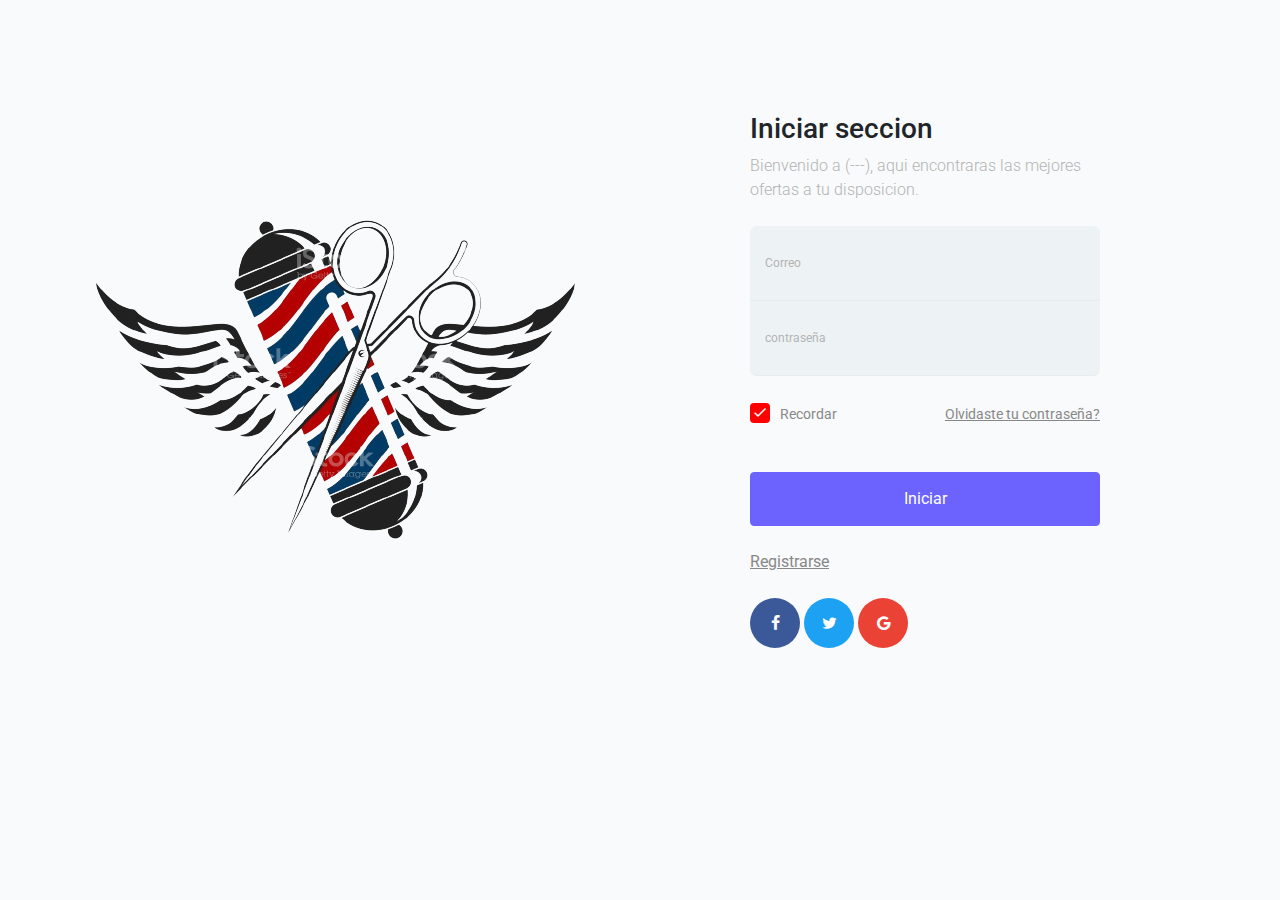
<file: login/index.html>
<!doctype html>
<html lang="en">

<head>
  <!-- Required meta tags -->
  <meta charset="utf-8">
  <meta name="viewport" content="width=device-width, initial-scale=1, shrink-to-fit=no">
  <link href="https://fonts.googleapis.com/css?family=Roboto:300,400&display=swap" rel="stylesheet">

  <link rel="stylesheet" href="fonts/icomoon/style.css">

  <link rel="stylesheet" href="css/owl.carousel.min.css">

  <!-- Bootstrap CSS -->
  <link rel="stylesheet" href="css/bootstrap.min.css">

  <!-- Style -->
  <link rel="stylesheet" href="css/style.css">

  <title>Login Barber Shop</title>
</head>

<body>

  <div class="content">
    <div class="container">
      <div class="row">
        <div class="col-md-6">
          <img src="images/image-removebg-preview.png" alt="Image" class="img-fluid">
        </div>
        <div class="col-md-6 contents">
          <div class="row justify-content-center">
            <div class="col-md-8">
              <div class="mb-4">
                <h3>Iniciar seccion</h3>
                <p class="mb-4">Bienvenido a (---), aqui encontraras las mejores ofertas a tu disposicion.</p>
              </div>
              <form action="#" method="post">
                <div class="form-group first">
                  <label for="username">Correo</label>
                  <input type="text" class="form-control" id="username">

                </div>
                <div class="form-group last mb-4">
                  <label for="password">contraseña</label>
                  <input type="password" class="form-control" id="password">

                </div>

                <div class="d-flex mb-5 align-items-center">
                  <label class="control control--checkbox mb-0"><span class="caption">Recordar</span>
                    <input type="checkbox" checked="checked" />
                    <div class="control__indicator"></div>
                  </label>
                  <span class="ml-auto"><a href="#" class="forgot-pass">Olvidaste tu contraseña?</a></span>
                </div>

                <input type="submit" value="Iniciar" class="btn btn-block btn-primary">

                <span class="d-block text-left my-4 text-muted"><a href="/registrarse/indexRegistarse.html"> Registrarse</a></span>

                <div class="social-login">
                  <a href="#" class="facebook">
                    <span class="icon-facebook mr-3"></span>
                  </a>
                  <a href="#" class="twitter">
                    <span class="icon-twitter mr-3"></span>
                  </a>
                  <a href="#" class="google">
                    <span class="icon-google mr-3"></span>
                  </a>
                </div>
              </form>
            </div>
          </div>

        </div>

      </div>
    </div>
  </div>


  <script src="js/jquery-3.3.1.min.js"></script>
  <script src="js/popper.min.js"></script>
  <script src="js/bootstrap.min.js"></script>
  <script src="js/main.js"></script>
</body>

</html>
</file>
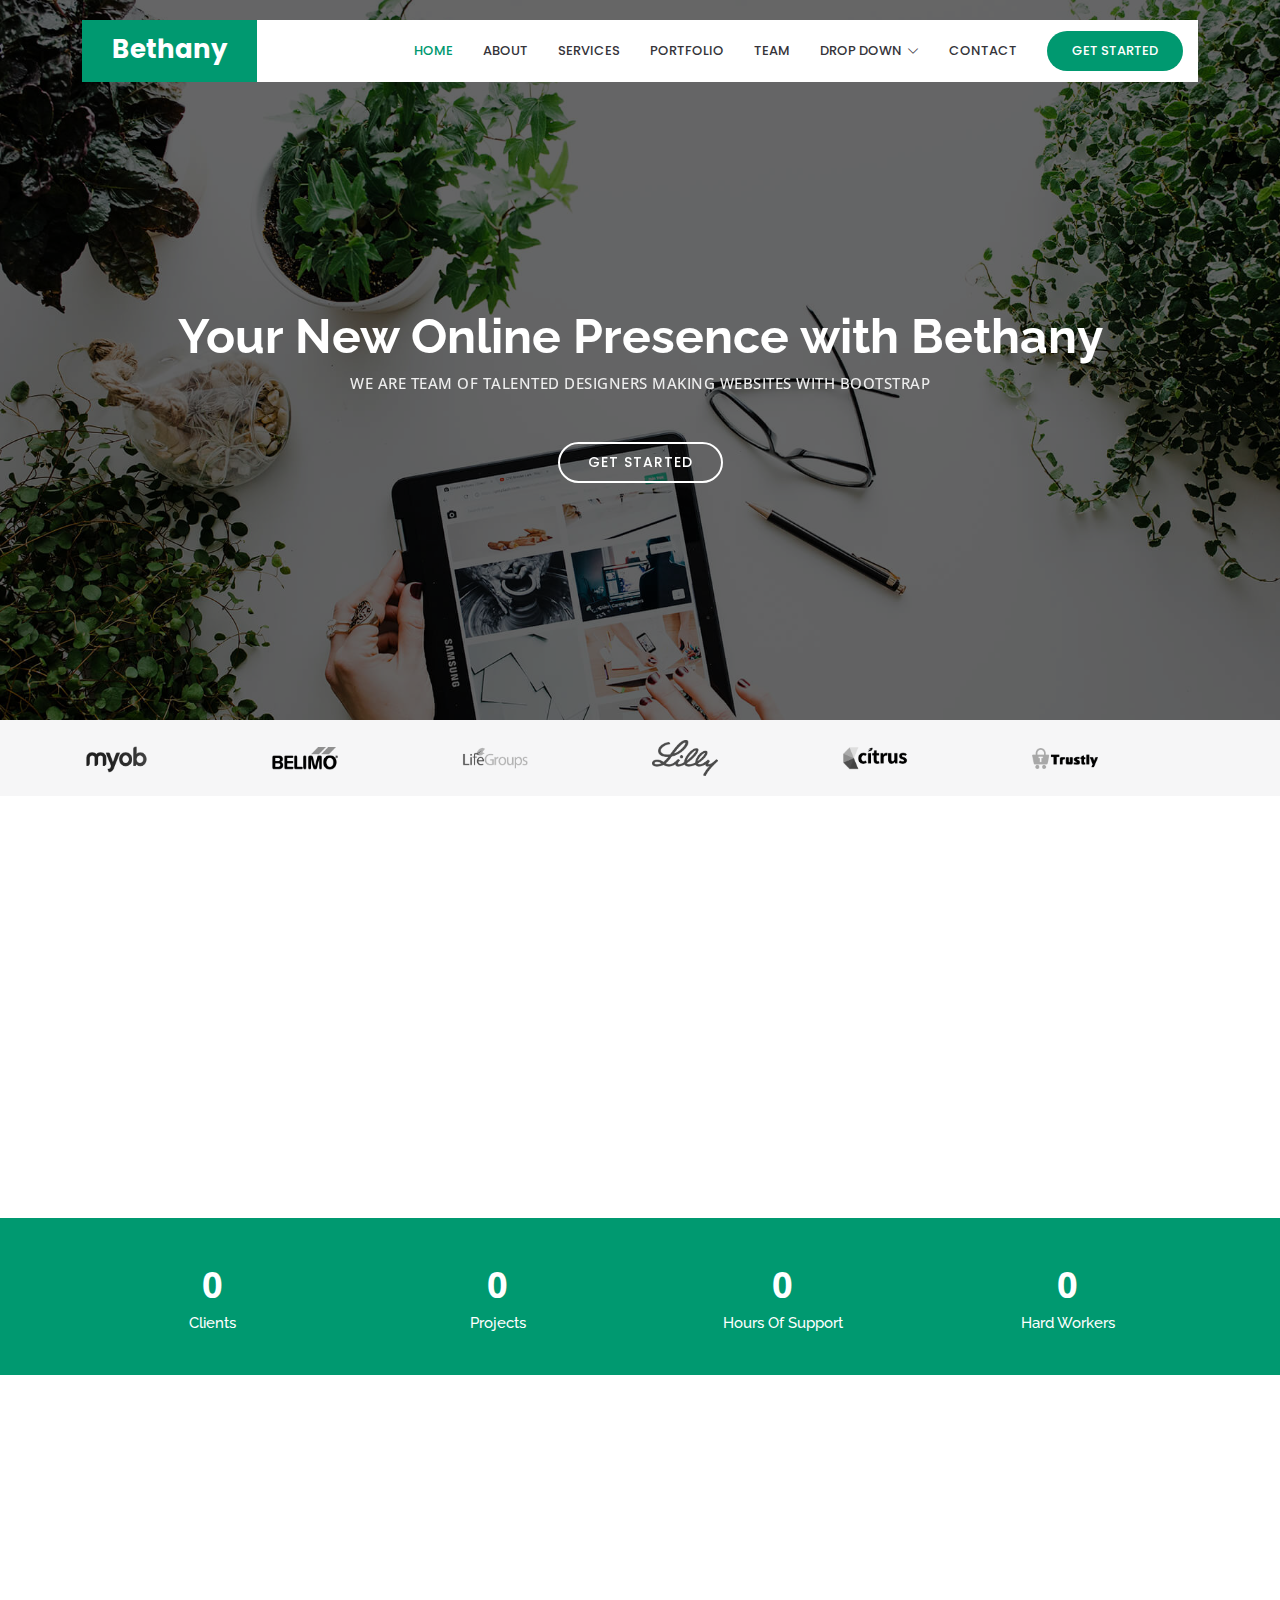
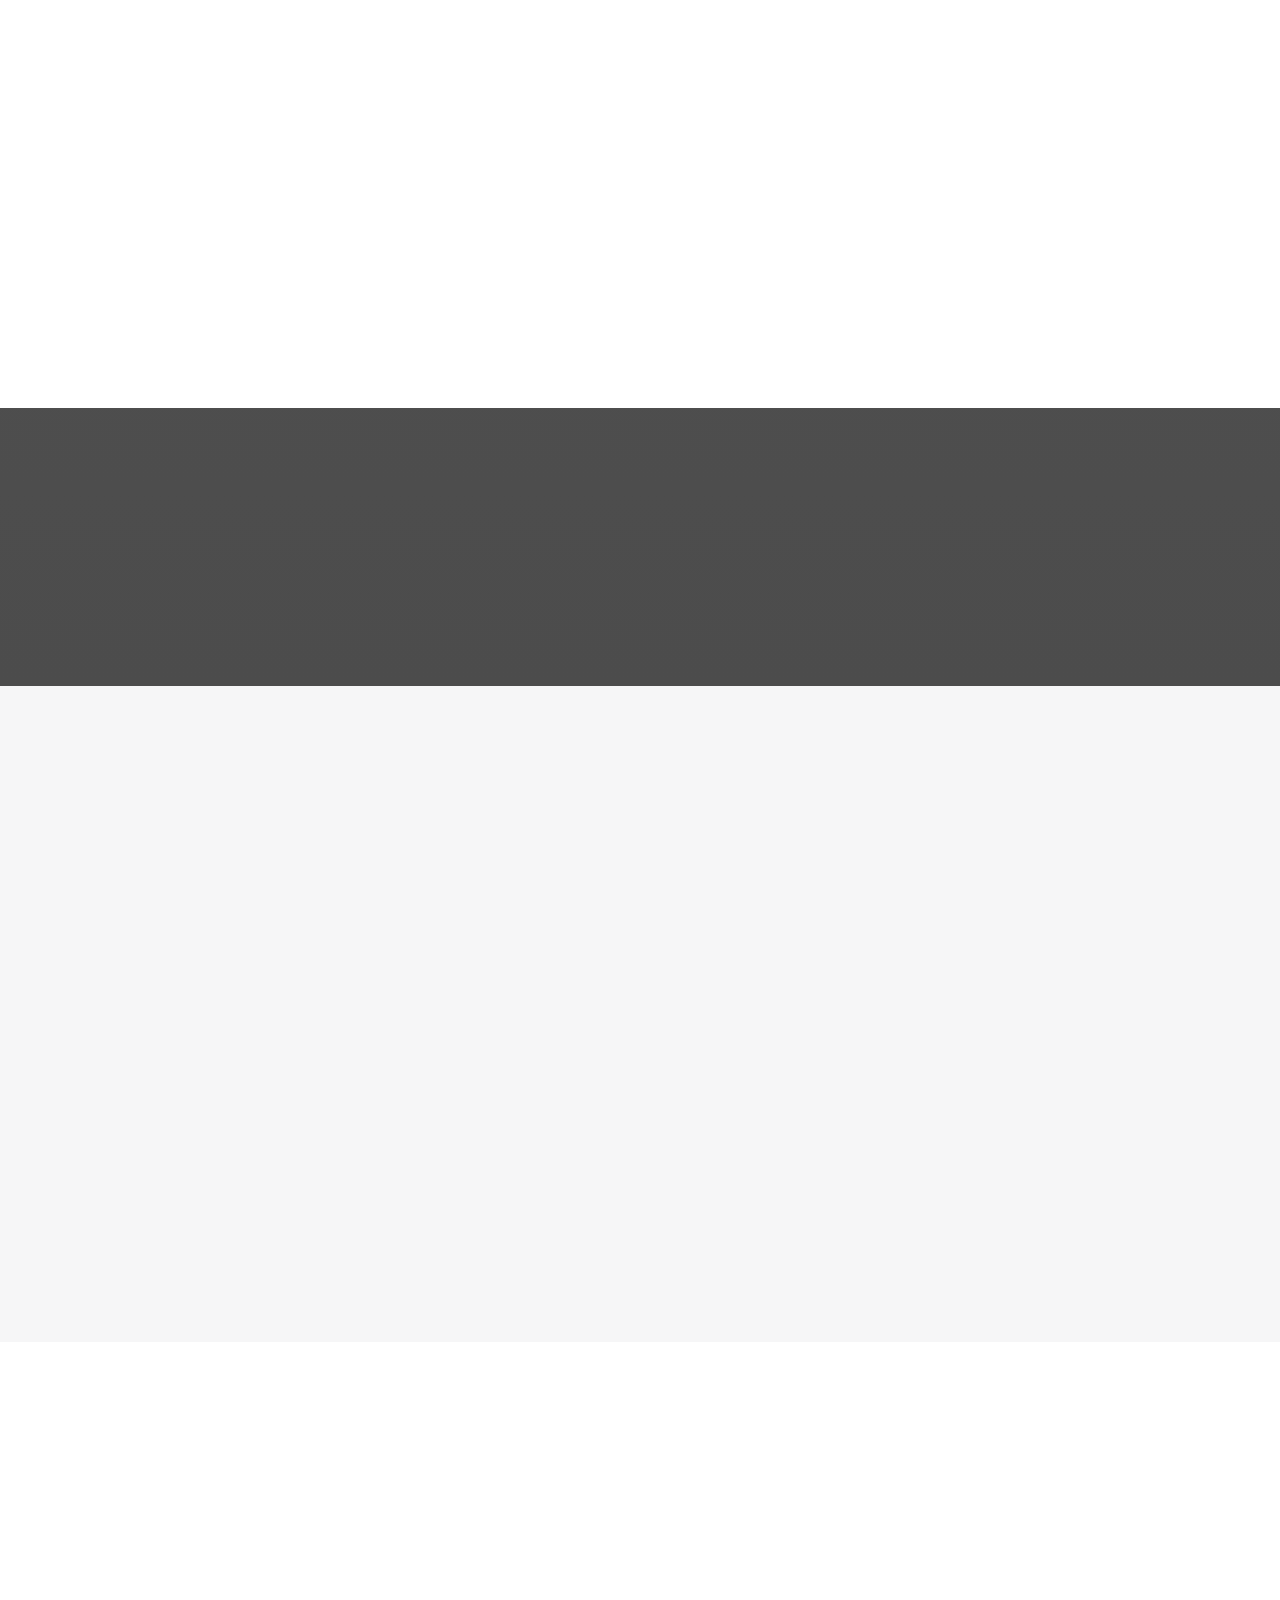
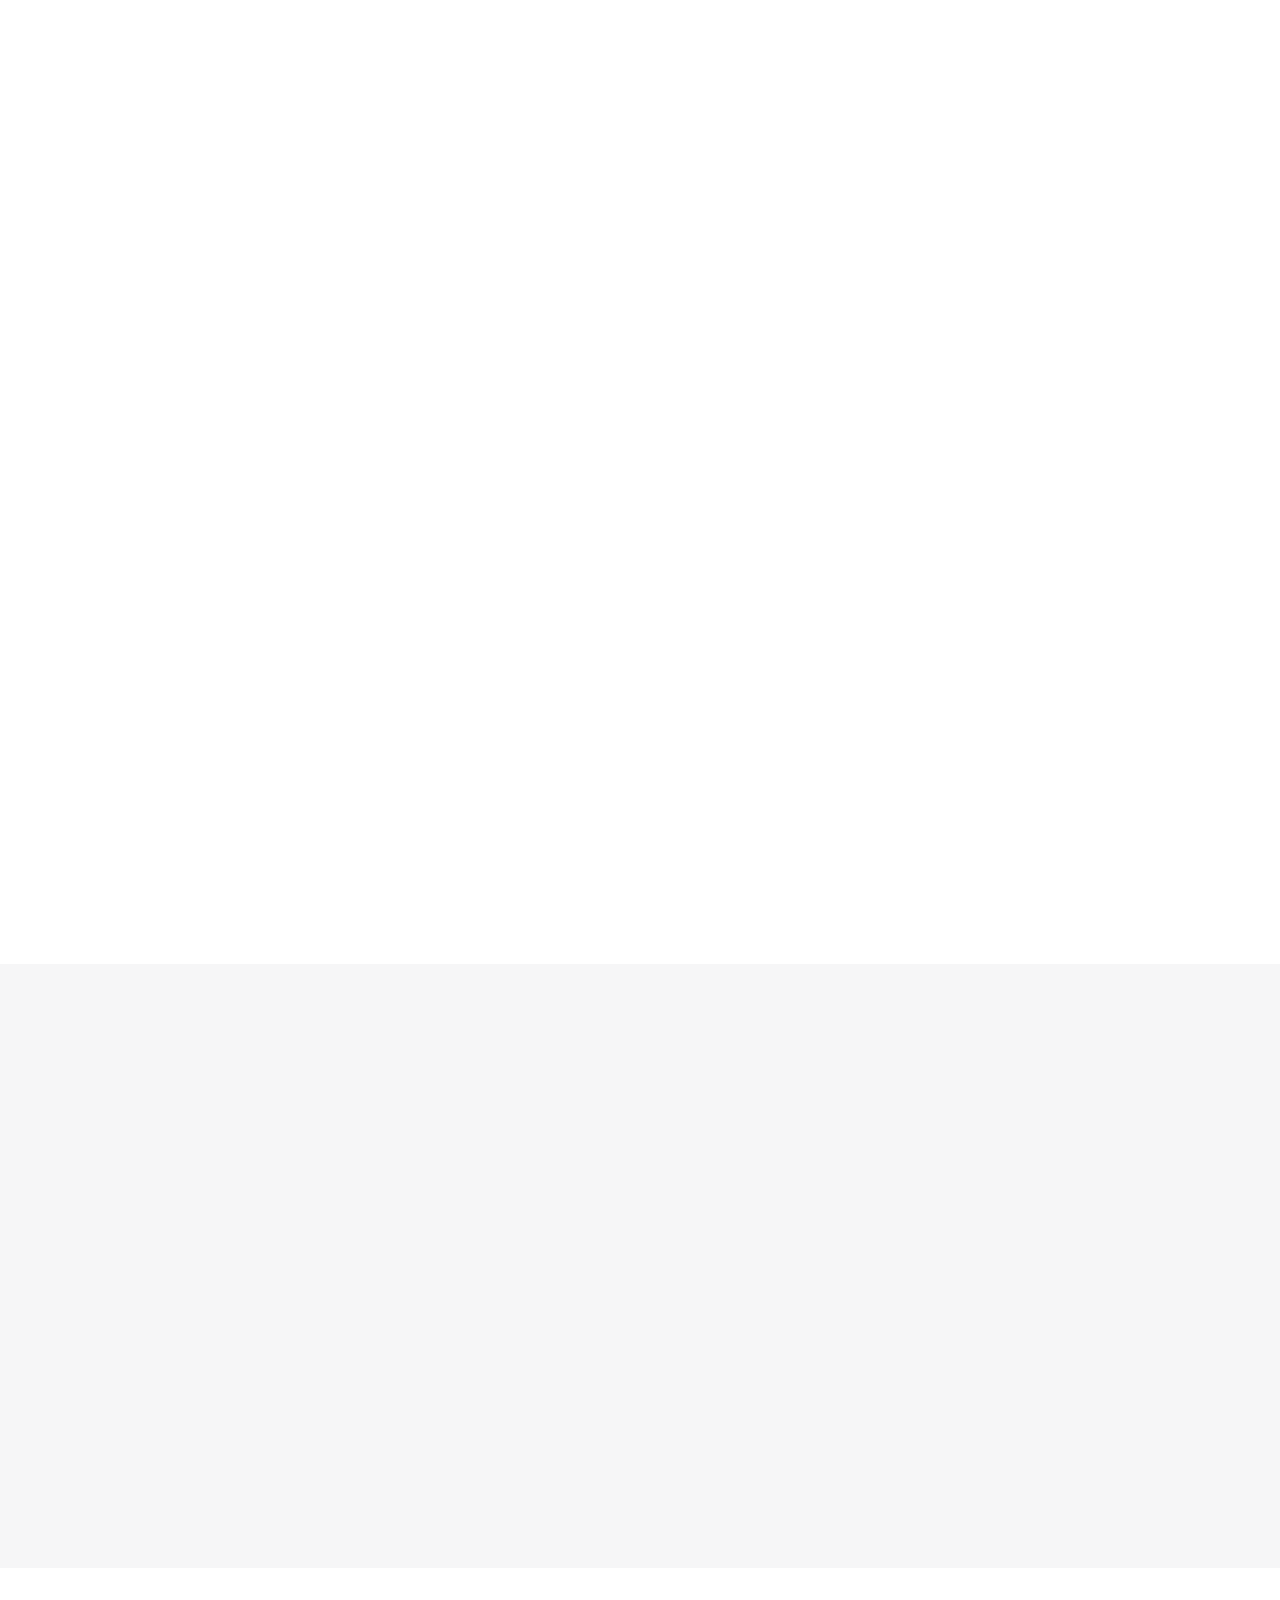
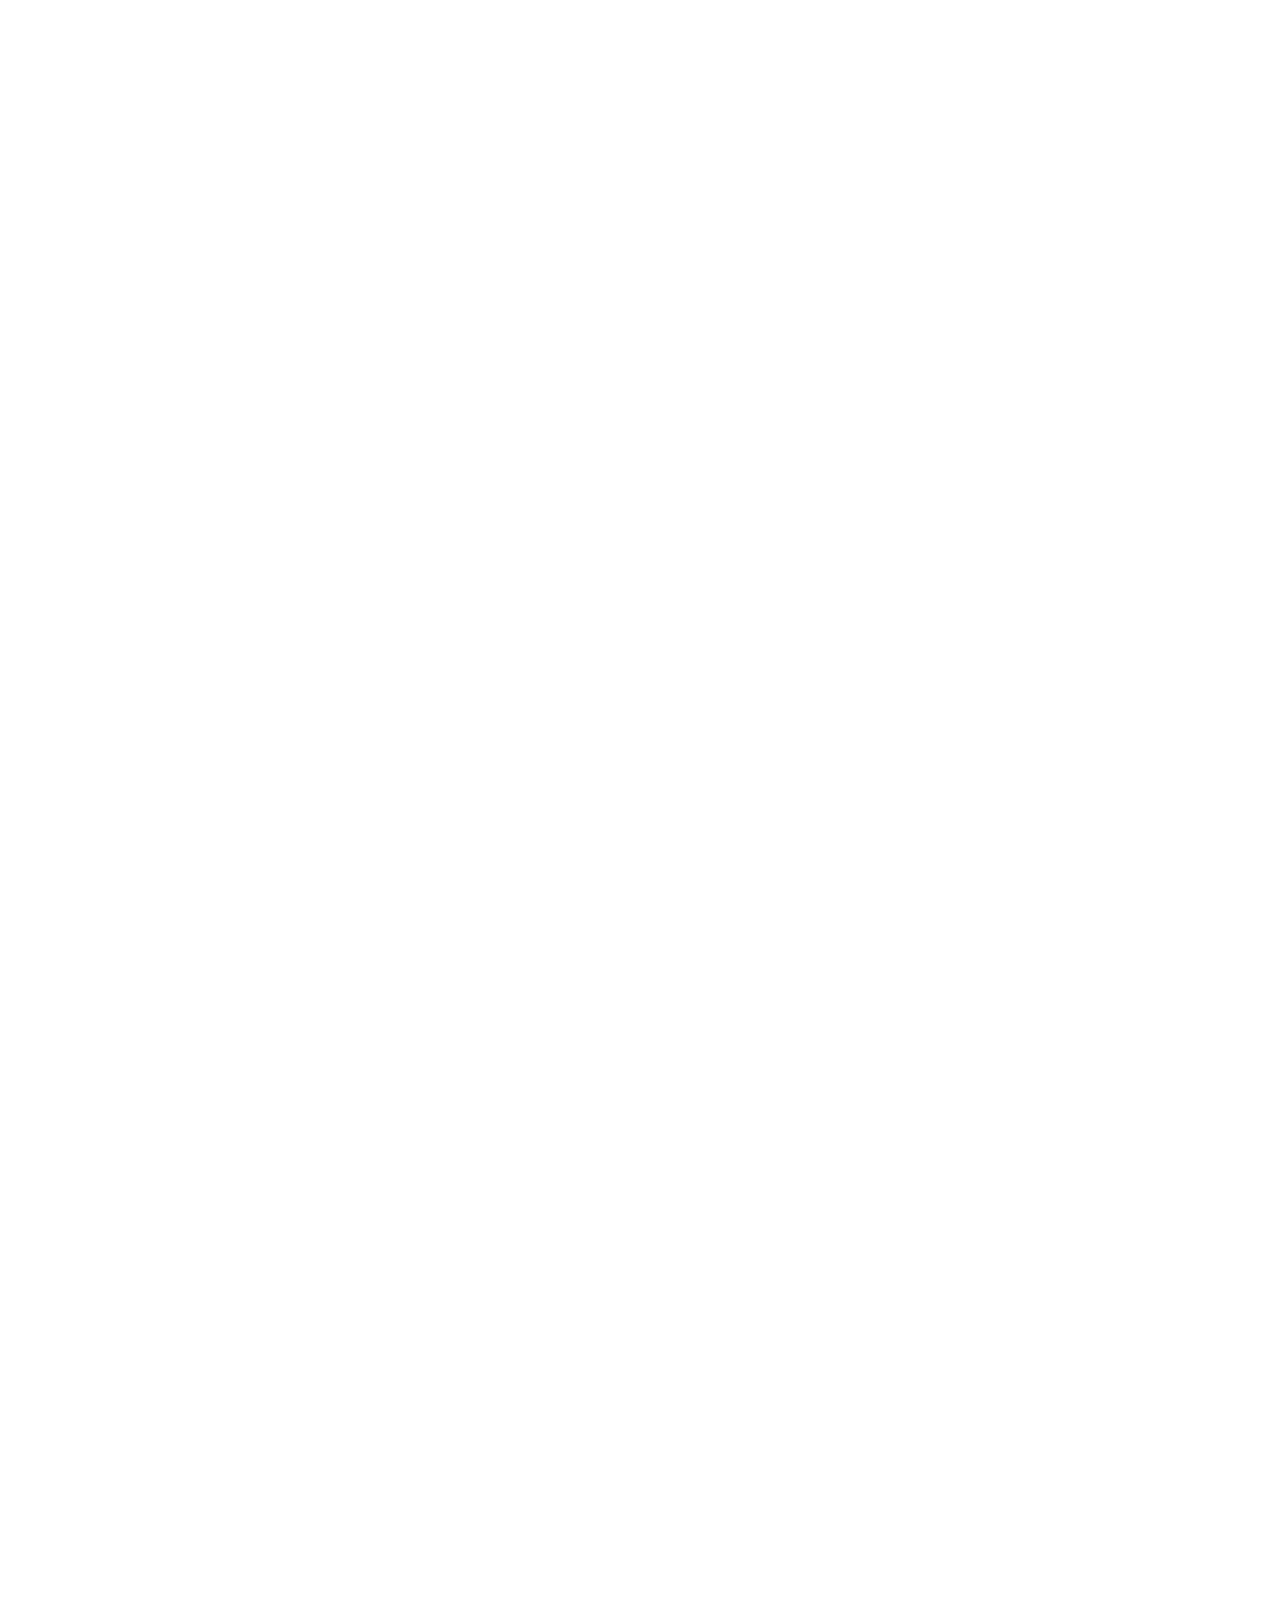
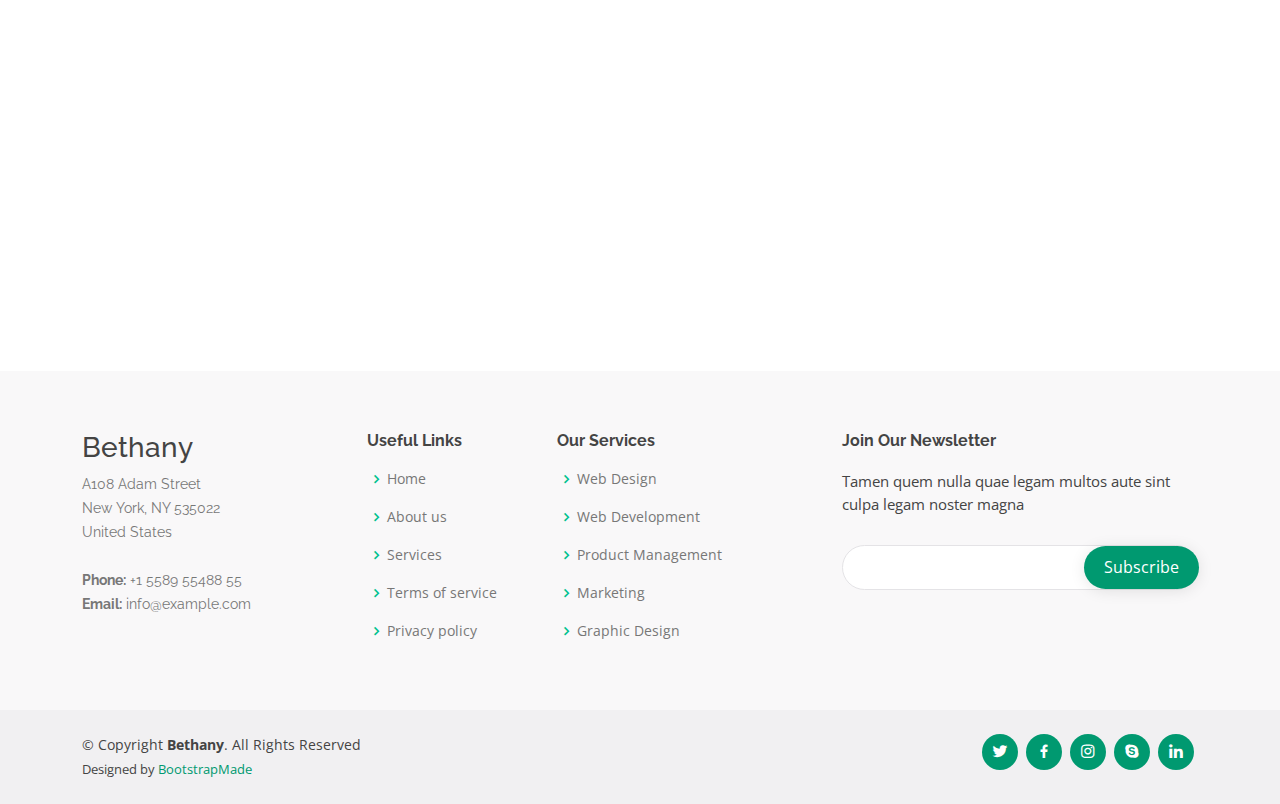
<file: pagina principal/index.html>
<!DOCTYPE html>
<html lang="en">

<head>
  <meta charset="utf-8">
  <meta content="width=device-width, initial-scale=1.0" name="viewport">

  <title>Bethany Bootstrap Template - Index</title>
  <meta content="" name="description">
  <meta content="" name="keywords">

  <!-- Favicons -->
  <link href="assets/img/favicon.png" rel="icon">
  <link href="assets/img/apple-touch-icon.png" rel="apple-touch-icon">

  <!-- Google Fonts -->
  <link href="https://fonts.googleapis.com/css?family=Open+Sans:300,300i,400,400i,600,600i,700,700i|Raleway:300,300i,400,400i,500,500i,600,600i,700,700i|Poppins:300,300i,400,400i,500,500i,600,600i,700,700i" rel="stylesheet">

  <!-- Vendor CSS Files -->
  <link href="assets/vendor/aos/aos.css" rel="stylesheet">
  <link href="assets/vendor/bootstrap/css/bootstrap.min.css" rel="stylesheet">
  <link href="assets/vendor/bootstrap-icons/bootstrap-icons.css" rel="stylesheet">
  <link href="assets/vendor/boxicons/css/boxicons.min.css" rel="stylesheet">
  <link href="assets/vendor/glightbox/css/glightbox.min.css" rel="stylesheet">
  <link href="assets/vendor/remixicon/remixicon.css" rel="stylesheet">
  <link href="assets/vendor/swiper/swiper-bundle.min.css" rel="stylesheet">

  <!-- Template Main CSS File -->
  <link href="assets/css/style.css" rel="stylesheet">

  <!-- =======================================================
  * Template Name: Bethany - v4.7.0
  * Template URL: https://bootstrapmade.com/bethany-free-onepage-bootstrap-theme/
  * Author: BootstrapMade.com
  * License: https://bootstrapmade.com/license/
  ======================================================== -->
</head>

<body>

  <!-- ======= Header ======= -->
  <header id="header" class="fixed-top d-flex align-items-center">
    <div class="container">
      <div class="header-container d-flex align-items-center justify-content-between">
        <div class="logo">
          <h1 class="text-light"><a href="index.html"><span>Bethany</span></a></h1>
          <!-- Uncomment below if you prefer to use an image logo -->
          <!-- <a href="index.html"><img src="assets/img/logo.png" alt="" class="img-fluid"></a>-->
        </div>

        <nav id="navbar" class="navbar">
          <ul>
            <li><a class="nav-link scrollto active" href="#hero">Home</a></li>
            <li><a class="nav-link scrollto" href="#about">About</a></li>
            <li><a class="nav-link scrollto" href="#services">Services</a></li>
            <li><a class="nav-link scrollto " href="#portfolio">Portfolio</a></li>
            <li><a class="nav-link scrollto" href="#team">Team</a></li>
            <li class="dropdown"><a href="#"><span>Drop Down</span> <i class="bi bi-chevron-down"></i></a>
              <ul>
                <li><a href="#">Drop Down 1</a></li>
                <li class="dropdown"><a href="#"><span>Deep Drop Down</span> <i class="bi bi-chevron-right"></i></a>
                  <ul>
                    <li><a href="#">Deep Drop Down 1</a></li>
                    <li><a href="#">Deep Drop Down 2</a></li>
                    <li><a href="#">Deep Drop Down 3</a></li>
                    <li><a href="#">Deep Drop Down 4</a></li>
                    <li><a href="#">Deep Drop Down 5</a></li>
                  </ul>
                </li>
                <li><a href="#">Drop Down 2</a></li>
                <li><a href="#">Drop Down 3</a></li>
                <li><a href="#">Drop Down 4</a></li>
              </ul>
            </li>
            <li><a class="nav-link scrollto" href="#contact">Contact</a></li>
            <li><a class="getstarted scrollto" href="#about">Get Started</a></li>
          </ul>
          <i class="bi bi-list mobile-nav-toggle"></i>
        </nav><!-- .navbar -->

      </div><!-- End Header Container -->
    </div>
  </header><!-- End Header -->

  <!-- ======= Hero Section ======= -->
  <section id="hero" class="d-flex align-items-center">
    <div class="container text-center position-relative" data-aos="fade-in" data-aos-delay="200">
      <h1>Your New Online Presence with Bethany</h1>
      <h2>We are team of talented designers making websites with Bootstrap</h2>
      <a href="#about" class="btn-get-started scrollto">Get Started</a>
    </div>
  </section><!-- End Hero -->

  <main id="main">

    <!-- ======= Clients Section ======= -->
    <section id="clients" class="clients">
      <div class="container">

        <div class="row">

          <div class="col-lg-2 col-md-4 col-6 d-flex align-items-center" data-aos="zoom-in" data-aos-delay="100">
            <img src="assets/img/clients/client-1.png" class="img-fluid" alt="">
          </div>

          <div class="col-lg-2 col-md-4 col-6 d-flex align-items-center" data-aos="zoom-in" data-aos-delay="200">
            <img src="assets/img/clients/client-2.png" class="img-fluid" alt="">
          </div>

          <div class="col-lg-2 col-md-4 col-6 d-flex align-items-center" data-aos="zoom-in" data-aos-delay="300">
            <img src="assets/img/clients/client-3.png" class="img-fluid" alt="">
          </div>

          <div class="col-lg-2 col-md-4 col-6 d-flex align-items-center" data-aos="zoom-in" data-aos-delay="400">
            <img src="assets/img/clients/client-4.png" class="img-fluid" alt="">
          </div>

          <div class="col-lg-2 col-md-4 col-6 d-flex align-items-center" data-aos="zoom-in" data-aos-delay="500">
            <img src="assets/img/clients/client-5.png" class="img-fluid" alt="">
          </div>

          <div class="col-lg-2 col-md-4 col-6 d-flex align-items-center" data-aos="zoom-in" data-aos-delay="600">
            <img src="assets/img/clients/client-6.png" class="img-fluid" alt="">
          </div>

        </div>

      </div>
    </section><!-- End Clients Section -->

    <!-- ======= About Section ======= -->
    <section id="about" class="about">
      <div class="container">

        <div class="row content">
          <div class="col-lg-6" data-aos="fade-right" data-aos-delay="100">
            <h2>Eum ipsam laborum deleniti velitena</h2>
            <h3>Voluptatem dignissimos provident quasi corporis voluptates sit assum perenda sruen jonee trave</h3>
          </div>
          <div class="col-lg-6 pt-4 pt-lg-0" data-aos="fade-left" data-aos-delay="200">
            <p>
              Ullamco laboris nisi ut aliquip ex ea commodo consequat. Duis aute irure dolor in reprehenderit in voluptate
              velit esse cillum dolore eu fugiat nulla pariatur. Excepteur sint occaecat cupidatat non proident, sunt in
              culpa qui officia deserunt mollit anim id est laborum
            </p>
            <ul>
              <li><i class="ri-check-double-line"></i> Ullamco laboris nisi ut aliquip ex ea commodo consequa</li>
              <li><i class="ri-check-double-line"></i> Duis aute irure dolor in reprehenderit in voluptate velit</li>
              <li><i class="ri-check-double-line"></i> Ullamco laboris nisi ut aliquip ex ea commodo consequat. Duis aute irure dolor in reprehenderit in</li>
            </ul>
            <p class="fst-italic">
              Lorem ipsum dolor sit amet, consectetur adipiscing elit, sed do eiusmod tempor incididunt ut labore et dolore
              magna aliqua.
            </p>
          </div>
        </div>

      </div>
    </section><!-- End About Section -->

    <!-- ======= Counts Section ======= -->
    <section id="counts" class="counts">
      <div class="container">

        <div class="row counters">

          <div class="col-lg-3 col-6 text-center">
            <span data-purecounter-start="0" data-purecounter-end="232" data-purecounter-duration="1" class="purecounter"></span>
            <p>Clients</p>
          </div>

          <div class="col-lg-3 col-6 text-center">
            <span data-purecounter-start="0" data-purecounter-end="521" data-purecounter-duration="1" class="purecounter"></span>
            <p>Projects</p>
          </div>

          <div class="col-lg-3 col-6 text-center">
            <span data-purecounter-start="0" data-purecounter-end="1463" data-purecounter-duration="1" class="purecounter"></span>
            <p>Hours Of Support</p>
          </div>

          <div class="col-lg-3 col-6 text-center">
            <span data-purecounter-start="0" data-purecounter-end="15" data-purecounter-duration="1" class="purecounter"></span>
            <p>Hard Workers</p>
          </div>

        </div>

      </div>
    </section><!-- End Counts Section -->

    <!-- ======= Why Us Section ======= -->
    <section id="why-us" class="why-us">
      <div class="container">

        <div class="row">
          <div class="col-lg-4 d-flex align-items-stretch" data-aos="fade-right">
            <div class="content">
              <h3>Why Choose Bethany for your company website?</h3>
              <p>
                Lorem ipsum dolor sit amet, consectetur adipiscing elit, sed do eiusmod tempor incididunt ut labore et dolore magna aliqua. Duis aute irure dolor in reprehenderit
                Asperiores dolores sed et. Tenetur quia eos. Autem tempore quibusdam vel necessitatibus optio ad corporis.
              </p>
              <div class="text-center">
                <a href="#" class="more-btn">Learn More <i class="bx bx-chevron-right"></i></a>
              </div>
            </div>
          </div>
          <div class="col-lg-8 d-flex align-items-stretch">
            <div class="icon-boxes d-flex flex-column justify-content-center">
              <div class="row">
                <div class="col-xl-4 d-flex align-items-stretch" data-aos="zoom-in" data-aos-delay="100">
                  <div class="icon-box mt-4 mt-xl-0">
                    <i class="bx bx-receipt"></i>
                    <h4>Corporis voluptates sit</h4>
                    <p>Consequuntur sunt aut quasi enim aliquam quae harum pariatur laboris nisi ut aliquip</p>
                  </div>
                </div>
                <div class="col-xl-4 d-flex align-items-stretch" data-aos="zoom-in" data-aos-delay="200">
                  <div class="icon-box mt-4 mt-xl-0">
                    <i class="bx bx-cube-alt"></i>
                    <h4>Ullamco laboris ladore pan</h4>
                    <p>Excepteur sint occaecat cupidatat non proident, sunt in culpa qui officia deserunt</p>
                  </div>
                </div>
                <div class="col-xl-4 d-flex align-items-stretch" data-aos="zoom-in" data-aos-delay="300">
                  <div class="icon-box mt-4 mt-xl-0">
                    <i class="bx bx-images"></i>
                    <h4>Labore consequatur</h4>
                    <p>Aut suscipit aut cum nemo deleniti aut omnis. Doloribus ut maiores omnis facere</p>
                  </div>
                </div>
              </div>
            </div><!-- End .content-->
          </div>
        </div>

      </div>
    </section><!-- End Why Us Section -->

    <!-- ======= Cta Section ======= -->
    <section id="cta" class="cta">
      <div class="container">

        <div class="text-center" data-aos="zoom-in">
          <h3>Call To Action</h3>
          <p> Duis aute irure dolor in reprehenderit in voluptate velit esse cillum dolore eu fugiat nulla pariatur. Excepteur sint occaecat cupidatat non proident, sunt in culpa qui officia deserunt mollit anim id est laborum.</p>
          <a class="cta-btn" href="#">Call To Action</a>
        </div>

      </div>
    </section><!-- End Cta Section -->

    <!-- ======= Services Section ======= -->
    <section id="services" class="services section-bg">
      <div class="container">

        <div class="row">
          <div class="col-lg-4">
            <div class="section-title" data-aos="fade-right">
              <h2>Services</h2>
              <p>Magnam dolores commodi suscipit nemo qui impedit suscipit alias ea. Quia fugiat sit in iste officiis commodi quidem hic quas.</p>
            </div>
          </div>
          <div class="col-lg-8">
            <div class="row">
              <div class="col-md-6 d-flex align-items-stretch">
                <div class="icon-box" data-aos="zoom-in" data-aos-delay="100">
                  <div class="icon"><i class="bx bxl-dribbble"></i></div>
                  <h4><a href="">Lorem Ipsum</a></h4>
                  <p>Voluptatum deleniti atque corrupti quos dolores et quas molestias excepturi</p>
                </div>
              </div>

              <div class="col-md-6 d-flex align-items-stretch mt-4 mt-lg-0">
                <div class="icon-box" data-aos="zoom-in" data-aos-delay="200">
                  <div class="icon"><i class="bx bx-file"></i></div>
                  <h4><a href="">Sed ut perspiciatis</a></h4>
                  <p>Duis aute irure dolor in reprehenderit in voluptate velit esse cillum dolore</p>
                </div>
              </div>

              <div class="col-md-6 d-flex align-items-stretch mt-4">
                <div class="icon-box" data-aos="zoom-in" data-aos-delay="300">
                  <div class="icon"><i class="bx bx-tachometer"></i></div>
                  <h4><a href="">Magni Dolores</a></h4>
                  <p>Excepteur sint occaecat cupidatat non proident, sunt in culpa qui officia</p>
                </div>
              </div>

              <div class="col-md-6 d-flex align-items-stretch mt-4">
                <div class="icon-box" data-aos="zoom-in" data-aos-delay="400">
                  <div class="icon"><i class="bx bx-world"></i></div>
                  <h4><a href="">Nemo Enim</a></h4>
                  <p>At vero eos et accusamus et iusto odio dignissimos ducimus qui blanditiis</p>
                </div>
              </div>

            </div>
          </div>
        </div>

      </div>
    </section><!-- End Services Section -->

    <!-- ======= Portfolio Section ======= -->
    <section id="portfolio" class="portfolio">
      <div class="container">

        <div class="section-title" data-aos="fade-left">
          <h2>Portfolio</h2>
          <p>Magnam dolores commodi suscipit. Necessitatibus eius consequatur ex aliquid fuga eum quidem. Sit sint consectetur velit. Quisquam quos quisquam cupiditate. Et nemo qui impedit suscipit alias ea. Quia fugiat sit in iste officiis commodi quidem hic quas.</p>
        </div>

        <div class="row" data-aos="fade-up" data-aos-delay="100">
          <div class="col-lg-12 d-flex justify-content-center">
            <ul id="portfolio-flters">
              <li data-filter="*" class="filter-active">All</li>
              <li data-filter=".filter-app">App</li>
              <li data-filter=".filter-card">Card</li>
              <li data-filter=".filter-web">Web</li>
            </ul>
          </div>
        </div>

        <div class="row portfolio-container" data-aos="fade-up" data-aos-delay="200">

          <div class="col-lg-4 col-md-6 portfolio-item filter-app">
            <div class="portfolio-wrap">
              <img src="assets/img/portfolio/portfolio-1.jpg" class="img-fluid" alt="">
              <div class="portfolio-info">
                <h4>App 1</h4>
                <p>App</p>
                <div class="portfolio-links">
                  <a href="assets/img/portfolio/portfolio-1.jpg" data-gallery="portfolioGallery" class="portfolio-lightbox" title="App 1"><i class="bx bx-plus"></i></a>
                  <a href="portfolio-details.html" title="More Details"><i class="bx bx-link"></i></a>
                </div>
              </div>
            </div>
          </div>

          <div class="col-lg-4 col-md-6 portfolio-item filter-web">
            <div class="portfolio-wrap">
              <img src="assets/img/portfolio/portfolio-2.jpg" class="img-fluid" alt="">
              <div class="portfolio-info">
                <h4>Web 3</h4>
                <p>Web</p>
                <div class="portfolio-links">
                  <a href="assets/img/portfolio/portfolio-2.jpg" data-gallery="portfolioGallery" class="portfolio-lightbox" title="Web 3"><i class="bx bx-plus"></i></a>
                  <a href="portfolio-details.html" title="More Details"><i class="bx bx-link"></i></a>
                </div>
              </div>
            </div>
          </div>

          <div class="col-lg-4 col-md-6 portfolio-item filter-app">
            <div class="portfolio-wrap">
              <img src="assets/img/portfolio/portfolio-3.jpg" class="img-fluid" alt="">
              <div class="portfolio-info">
                <h4>App 2</h4>
                <p>App</p>
                <div class="portfolio-links">
                  <a href="assets/img/portfolio/portfolio-3.jpg" data-gallery="portfolioGallery" class="portfolio-lightbox" title="App 2"><i class="bx bx-plus"></i></a>
                  <a href="portfolio-details.html" title="More Details"><i class="bx bx-link"></i></a>
                </div>
              </div>
            </div>
          </div>

          <div class="col-lg-4 col-md-6 portfolio-item filter-card">
            <div class="portfolio-wrap">
              <img src="assets/img/portfolio/portfolio-4.jpg" class="img-fluid" alt="">
              <div class="portfolio-info">
                <h4>Card 2</h4>
                <p>Card</p>
                <div class="portfolio-links">
                  <a href="assets/img/portfolio/portfolio-4.jpg" data-gallery="portfolioGallery" class="portfolio-lightbox" title="Card 2"><i class="bx bx-plus"></i></a>
                  <a href="portfolio-details.html" title="More Details"><i class="bx bx-link"></i></a>
                </div>
              </div>
            </div>
          </div>

          <div class="col-lg-4 col-md-6 portfolio-item filter-web">
            <div class="portfolio-wrap">
              <img src="assets/img/portfolio/portfolio-5.jpg" class="img-fluid" alt="">
              <div class="portfolio-info">
                <h4>Web 2</h4>
                <p>Web</p>
                <div class="portfolio-links">
                  <a href="assets/img/portfolio/portfolio-5.jpg" data-gallery="portfolioGallery" class="portfolio-lightbox" title="Web 2"><i class="bx bx-plus"></i></a>
                  <a href="portfolio-details.html" title="More Details"><i class="bx bx-link"></i></a>
                </div>
              </div>
            </div>
          </div>

          <div class="col-lg-4 col-md-6 portfolio-item filter-app">
            <div class="portfolio-wrap">
              <img src="assets/img/portfolio/portfolio-6.jpg" class="img-fluid" alt="">
              <div class="portfolio-info">
                <h4>App 3</h4>
                <p>App</p>
                <div class="portfolio-links">
                  <a href="assets/img/portfolio/portfolio-6.jpg" data-gallery="portfolioGallery" class="portfolio-lightbox" title="App 3"><i class="bx bx-plus"></i></a>
                  <a href="portfolio-details.html" title="More Details"><i class="bx bx-link"></i></a>
                </div>
              </div>
            </div>
          </div>

          <div class="col-lg-4 col-md-6 portfolio-item filter-card">
            <div class="portfolio-wrap">
              <img src="assets/img/portfolio/portfolio-7.jpg" class="img-fluid" alt="">
              <div class="portfolio-info">
                <h4>Card 1</h4>
                <p>Card</p>
                <div class="portfolio-links">
                  <a href="assets/img/portfolio/portfolio-7.jpg" data-gallery="portfolioGallery" class="portfolio-lightbox" title="Card 1"><i class="bx bx-plus"></i></a>
                  <a href="portfolio-details.html" title="More Details"><i class="bx bx-link"></i></a>
                </div>
              </div>
            </div>
          </div>

          <div class="col-lg-4 col-md-6 portfolio-item filter-card">
            <div class="portfolio-wrap">
              <img src="assets/img/portfolio/portfolio-8.jpg" class="img-fluid" alt="">
              <div class="portfolio-info">
                <h4>Card 3</h4>
                <p>Card</p>
                <div class="portfolio-links">
                  <a href="assets/img/portfolio/portfolio-8.jpg" data-gallery="portfolioGallery" class="portfolio-lightbox" title="Card 3"><i class="bx bx-plus"></i></a>
                  <a href="portfolio-details.html" title="More Details"><i class="bx bx-link"></i></a>
                </div>
              </div>
            </div>
          </div>

          <div class="col-lg-4 col-md-6 portfolio-item filter-web">
            <div class="portfolio-wrap">
              <img src="assets/img/portfolio/portfolio-9.jpg" class="img-fluid" alt="">
              <div class="portfolio-info">
                <h4>Web 3</h4>
                <p>Web</p>
                <div class="portfolio-links">
                  <a href="assets/img/portfolio/portfolio-9.jpg" data-gallery="portfolioGallery" class="portfolio-lightbox" title="Web 3"><i class="bx bx-plus"></i></a>
                  <a href="portfolio-details.html" title="More Details"><i class="bx bx-link"></i></a>
                </div>
              </div>
            </div>
          </div>

        </div>

      </div>
    </section><!-- End Portfolio Section -->

    <!-- ======= Testimonials Section ======= -->
    <section id="testimonials" class="testimonials section-bg">
      <div class="container">

        <div class="row">
          <div class="col-lg-4">
            <div class="section-title" data-aos="fade-right">
              <h2>Testimonials</h2>
              <p>Magnam dolores commodi suscipit uisquam quos quisquam cupiditate. Et nemo qui impedit suscipit alias ea. Quia fugiat sit in iste officiis commodi quidem hic quas.</p>
            </div>
          </div>
          <div class="col-lg-8" data-aos="fade-up" data-aos-delay="100">

            <div class="testimonials-slider swiper" data-aos="fade-up" data-aos-delay="100">
              <div class="swiper-wrapper">

                <div class="swiper-slide">
                  <div class="testimonial-item">
                    <p>
                      <i class="bx bxs-quote-alt-left quote-icon-left"></i>
                      Proin iaculis purus consequat sem cure digni ssim donec porttitora entum suscipit rhoncus. Accusantium quam, ultricies eget id, aliquam eget nibh et. Maecen aliquam, risus at semper.
                      <i class="bx bxs-quote-alt-right quote-icon-right"></i>
                    </p>
                    <img src="assets/img/testimonials/testimonials-1.jpg" class="testimonial-img" alt="">
                    <h3>Saul Goodman</h3>
                    <h4>Ceo &amp; Founder</h4>
                  </div>
                </div><!-- End testimonial item -->

                <div class="swiper-slide">
                  <div class="testimonial-item">
                    <p>
                      <i class="bx bxs-quote-alt-left quote-icon-left"></i>
                      Export tempor illum tamen malis malis eram quae irure esse labore quem cillum quid cillum eram malis quorum velit fore eram velit sunt aliqua noster fugiat irure amet legam anim culpa.
                      <i class="bx bxs-quote-alt-right quote-icon-right"></i>
                    </p>
                    <img src="assets/img/testimonials/testimonials-2.jpg" class="testimonial-img" alt="">
                    <h3>Sara Wilsson</h3>
                    <h4>Designer</h4>
                  </div>
                </div><!-- End testimonial item -->

                <div class="swiper-slide">
                  <div class="testimonial-item">
                    <p>
                      <i class="bx bxs-quote-alt-left quote-icon-left"></i>
                      Enim nisi quem export duis labore cillum quae magna enim sint quorum nulla quem veniam duis minim tempor labore quem eram duis noster aute amet eram fore quis sint minim.
                      <i class="bx bxs-quote-alt-right quote-icon-right"></i>
                    </p>
                    <img src="assets/img/testimonials/testimonials-3.jpg" class="testimonial-img" alt="">
                    <h3>Jena Karlis</h3>
                    <h4>Store Owner</h4>
                  </div>
                </div><!-- End testimonial item -->

                <div class="swiper-slide">
                  <div class="testimonial-item">
                    <p>
                      <i class="bx bxs-quote-alt-left quote-icon-left"></i>
                      Fugiat enim eram quae cillum dolore dolor amet nulla culpa multos export minim fugiat minim velit minim dolor enim duis veniam ipsum anim magna sunt elit fore quem dolore labore illum veniam.
                      <i class="bx bxs-quote-alt-right quote-icon-right"></i>
                    </p>
                    <img src="assets/img/testimonials/testimonials-4.jpg" class="testimonial-img" alt="">
                    <h3>Matt Brandon</h3>
                    <h4>Freelancer</h4>
                  </div>
                </div><!-- End testimonial item -->

                <div class="swiper-slide">
                  <div class="testimonial-item">
                    <p>
                      <i class="bx bxs-quote-alt-left quote-icon-left"></i>
                      Quis quorum aliqua sint quem legam fore sunt eram irure aliqua veniam tempor noster veniam enim culpa labore duis sunt culpa nulla illum cillum fugiat legam esse veniam culpa fore nisi cillum quid.
                      <i class="bx bxs-quote-alt-right quote-icon-right"></i>
                    </p>
                    <img src="assets/img/testimonials/testimonials-5.jpg" class="testimonial-img" alt="">
                    <h3>John Larson</h3>
                    <h4>Entrepreneur</h4>
                  </div>
                </div><!-- End testimonial item -->

              </div>
              <div class="swiper-pagination"></div>
            </div>
          </div>
        </div>

      </div>
    </section><!-- End Testimonials Section -->

    <!-- ======= Team Section ======= -->
    <section id="team" class="team">
      <div class="container">

        <div class="row">
          <div class="col-lg-4">
            <div class="section-title" data-aos="fade-right">
              <h2>Team</h2>
              <p>Necessitatibus eius consequatur ex aliquid fuga eum quidem.</p>
            </div>
          </div>
          <div class="col-lg-8">
            <div class="row">

              <div class="col-lg-6">
                <div class="member" data-aos="zoom-in" data-aos-delay="100">
                  <div class="pic"><img src="assets/img/team/team-1.jpg" class="img-fluid" alt=""></div>
                  <div class="member-info">
                    <h4>Walter White</h4>
                    <span>Chief Executive Officer</span>
                    <p>Explicabo voluptatem mollitia et repellat qui dolorum quasi</p>
                    <div class="social">
                      <a href=""><i class="ri-twitter-fill"></i></a>
                      <a href=""><i class="ri-facebook-fill"></i></a>
                      <a href=""><i class="ri-instagram-fill"></i></a>
                      <a href=""> <i class="ri-linkedin-box-fill"></i> </a>
                    </div>
                  </div>
                </div>
              </div>

              <div class="col-lg-6 mt-4 mt-lg-0">
                <div class="member" data-aos="zoom-in" data-aos-delay="200">
                  <div class="pic"><img src="assets/img/team/team-2.jpg" class="img-fluid" alt=""></div>
                  <div class="member-info">
                    <h4>Sarah Jhonson</h4>
                    <span>Product Manager</span>
                    <p>Aut maiores voluptates amet et quis praesentium qui senda para</p>
                    <div class="social">
                      <a href=""><i class="ri-twitter-fill"></i></a>
                      <a href=""><i class="ri-facebook-fill"></i></a>
                      <a href=""><i class="ri-instagram-fill"></i></a>
                      <a href=""> <i class="ri-linkedin-box-fill"></i> </a>
                    </div>
                  </div>
                </div>
              </div>

              <div class="col-lg-6 mt-4">
                <div class="member" data-aos="zoom-in" data-aos-delay="300">
                  <div class="pic"><img src="assets/img/team/team-3.jpg" class="img-fluid" alt=""></div>
                  <div class="member-info">
                    <h4>William Anderson</h4>
                    <span>CTO</span>
                    <p>Quisquam facilis cum velit laborum corrupti fuga rerum quia</p>
                    <div class="social">
                      <a href=""><i class="ri-twitter-fill"></i></a>
                      <a href=""><i class="ri-facebook-fill"></i></a>
                      <a href=""><i class="ri-instagram-fill"></i></a>
                      <a href=""> <i class="ri-linkedin-box-fill"></i> </a>
                    </div>
                  </div>
                </div>
              </div>

              <div class="col-lg-6 mt-4">
                <div class="member" data-aos="zoom-in" data-aos-delay="400">
                  <div class="pic"><img src="assets/img/team/team-4.jpg" class="img-fluid" alt=""></div>
                  <div class="member-info">
                    <h4>Amanda Jepson</h4>
                    <span>Accountant</span>
                    <p>Dolorum tempora officiis odit laborum officiis et et accusamus</p>
                    <div class="social">
                      <a href=""><i class="ri-twitter-fill"></i></a>
                      <a href=""><i class="ri-facebook-fill"></i></a>
                      <a href=""><i class="ri-instagram-fill"></i></a>
                      <a href=""> <i class="ri-linkedin-box-fill"></i> </a>
                    </div>
                  </div>
                </div>
              </div>

            </div>

          </div>
        </div>

      </div>
    </section><!-- End Team Section -->

    <!-- ======= Contact Section ======= -->
    <section id="contact" class="contact">
      <div class="container">
        <div class="row">
          <div class="col-lg-4" data-aos="fade-right">
            <div class="section-title">
              <h2>Contact</h2>
              <p>Magnam dolores commodi suscipit. Necessitatibus eius consequatur ex aliquid fuga eum quidem. Sit sint consectetur velit. Quisquam quos quisquam cupiditate. Et nemo qui impedit suscipit alias ea. Quia fugiat sit in iste officiis commodi quidem hic quas.</p>
            </div>
          </div>

          <div class="col-lg-8" data-aos="fade-up" data-aos-delay="100">
            <iframe style="border:0; width: 100%; height: 270px;" src="https://www.google.com/maps/embed?pb=!1m14!1m8!1m3!1d12097.433213460943!2d-74.0062269!3d40.7101282!3m2!1i1024!2i768!4f13.1!3m3!1m2!1s0x0%3A0xb89d1fe6bc499443!2sDowntown+Conference+Center!5e0!3m2!1smk!2sbg!4v1539943755621" frameborder="0" allowfullscreen></iframe>
            <div class="info mt-4">
              <i class="bi bi-geo-alt"></i>
              <h4>Location:</h4>
              <p>A108 Adam Street, New York, NY 535022</p>
            </div>
            <div class="row">
              <div class="col-lg-6 mt-4">
                <div class="info">
                  <i class="bi bi-envelope"></i>
                  <h4>Email:</h4>
                  <p>info@example.com</p>
                </div>
              </div>
              <div class="col-lg-6">
                <div class="info w-100 mt-4">
                  <i class="bi bi-phone"></i>
                  <h4>Call:</h4>
                  <p>+1 5589 55488 55s</p>
                </div>
              </div>
            </div>

            <form action="forms/contact.php" method="post" role="form" class="php-email-form mt-4">
              <div class="row">
                <div class="col-md-6 form-group">
                  <input type="text" name="name" class="form-control" id="name" placeholder="Your Name" required>
                </div>
                <div class="col-md-6 form-group mt-3 mt-md-0">
                  <input type="email" class="form-control" name="email" id="email" placeholder="Your Email" required>
                </div>
              </div>
              <div class="form-group mt-3">
                <input type="text" class="form-control" name="subject" id="subject" placeholder="Subject" required>
              </div>
              <div class="form-group mt-3">
                <textarea class="form-control" name="message" rows="5" placeholder="Message" required></textarea>
              </div>
              <div class="my-3">
                <div class="loading">Loading</div>
                <div class="error-message"></div>
                <div class="sent-message">Your message has been sent. Thank you!</div>
              </div>
              <div class="text-center"><button type="submit">Send Message</button></div>
            </form>
          </div>
        </div>

      </div>
    </section><!-- End Contact Section -->

  </main><!-- End #main -->

  <!-- ======= Footer ======= -->
  <footer id="footer">

    <div class="footer-top">
      <div class="container">
        <div class="row">

          <div class="col-lg-3 col-md-6 footer-contact">
            <h3>Bethany</h3>
            <p>
              A108 Adam Street <br>
              New York, NY 535022<br>
              United States <br><br>
              <strong>Phone:</strong> +1 5589 55488 55<br>
              <strong>Email:</strong> info@example.com<br>
            </p>
          </div>

          <div class="col-lg-2 col-md-6 footer-links">
            <h4>Useful Links</h4>
            <ul>
              <li><i class="bx bx-chevron-right"></i> <a href="#">Home</a></li>
              <li><i class="bx bx-chevron-right"></i> <a href="#">About us</a></li>
              <li><i class="bx bx-chevron-right"></i> <a href="#">Services</a></li>
              <li><i class="bx bx-chevron-right"></i> <a href="#">Terms of service</a></li>
              <li><i class="bx bx-chevron-right"></i> <a href="#">Privacy policy</a></li>
            </ul>
          </div>

          <div class="col-lg-3 col-md-6 footer-links">
            <h4>Our Services</h4>
            <ul>
              <li><i class="bx bx-chevron-right"></i> <a href="#">Web Design</a></li>
              <li><i class="bx bx-chevron-right"></i> <a href="#">Web Development</a></li>
              <li><i class="bx bx-chevron-right"></i> <a href="#">Product Management</a></li>
              <li><i class="bx bx-chevron-right"></i> <a href="#">Marketing</a></li>
              <li><i class="bx bx-chevron-right"></i> <a href="#">Graphic Design</a></li>
            </ul>
          </div>

          <div class="col-lg-4 col-md-6 footer-newsletter">
            <h4>Join Our Newsletter</h4>
            <p>Tamen quem nulla quae legam multos aute sint culpa legam noster magna</p>
            <form action="" method="post">
              <input type="email" name="email"><input type="submit" value="Subscribe">
            </form>
          </div>

        </div>
      </div>
    </div>

    <div class="container d-md-flex py-4">

      <div class="me-md-auto text-center text-md-start">
        <div class="copyright">
          &copy; Copyright <strong><span>Bethany</span></strong>. All Rights Reserved
        </div>
        <div class="credits">
          <!-- All the links in the footer should remain intact. -->
          <!-- You can delete the links only if you purchased the pro version. -->
          <!-- Licensing information: https://bootstrapmade.com/license/ -->
          <!-- Purchase the pro version with working PHP/AJAX contact form: https://bootstrapmade.com/bethany-free-onepage-bootstrap-theme/ -->
          Designed by <a href="https://bootstrapmade.com/">BootstrapMade</a>
        </div>
      </div>
      <div class="social-links text-center text-md-right pt-3 pt-md-0">
        <a href="#" class="twitter"><i class="bx bxl-twitter"></i></a>
        <a href="#" class="facebook"><i class="bx bxl-facebook"></i></a>
        <a href="#" class="instagram"><i class="bx bxl-instagram"></i></a>
        <a href="#" class="google-plus"><i class="bx bxl-skype"></i></a>
        <a href="#" class="linkedin"><i class="bx bxl-linkedin"></i></a>
      </div>
    </div>
  </footer><!-- End Footer -->

  <a href="#" class="back-to-top d-flex align-items-center justify-content-center"><i class="bi bi-arrow-up-short"></i></a>

  <!-- Vendor JS Files -->
  <script src="assets/vendor/purecounter/purecounter.js"></script>
  <script src="assets/vendor/aos/aos.js"></script>
  <script src="assets/vendor/bootstrap/js/bootstrap.bundle.min.js"></script>
  <script src="assets/vendor/glightbox/js/glightbox.min.js"></script>
  <script src="assets/vendor/isotope-layout/isotope.pkgd.min.js"></script>
  <script src="assets/vendor/swiper/swiper-bundle.min.js"></script>
  <script src="assets/vendor/php-email-form/validate.js"></script>

  <!-- Template Main JS File -->
  <script src="assets/js/main.js"></script>

</body>

</html>
</file>
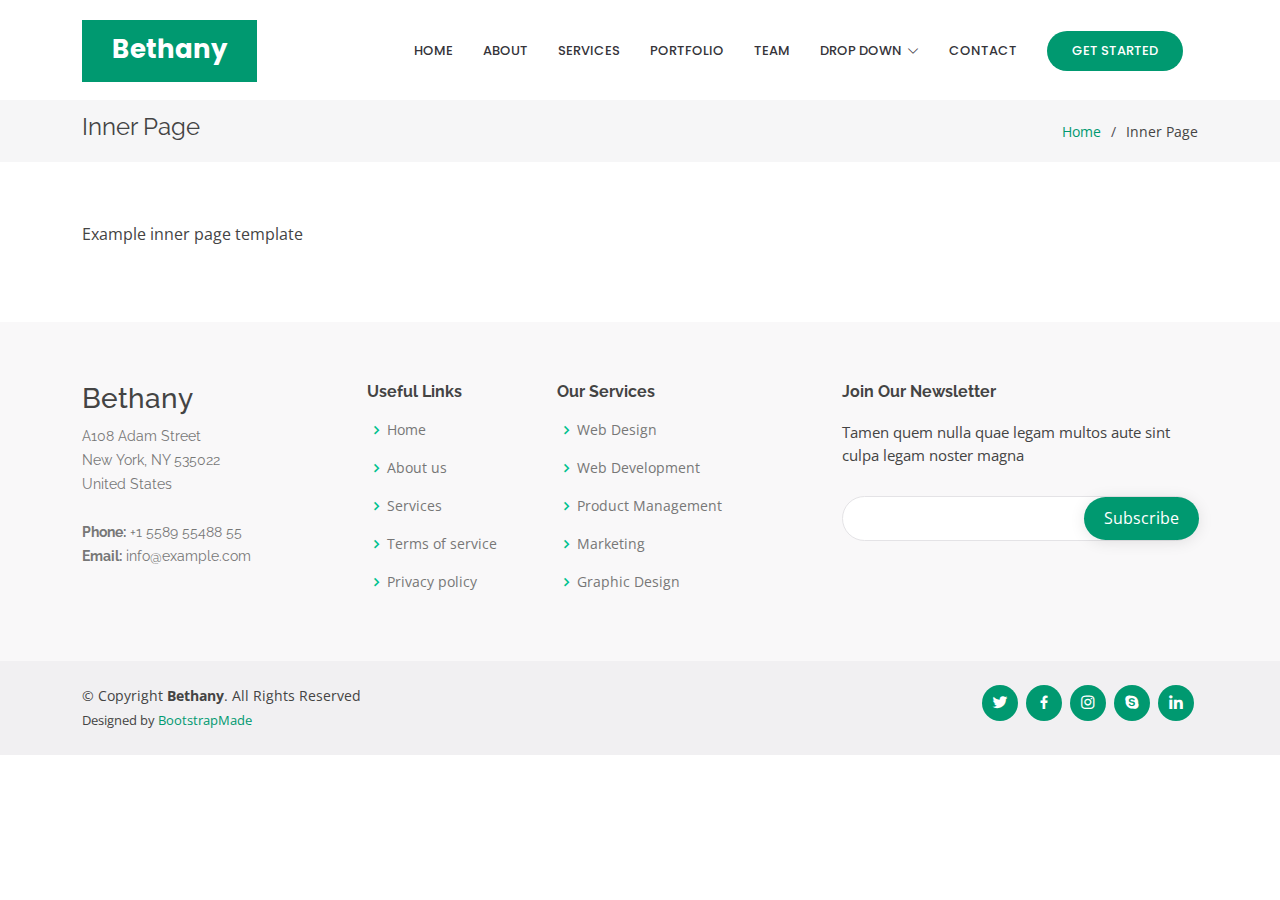
<file: pagina principal/inner-page.html>
<!DOCTYPE html>
<html lang="en">

<head>
  <meta charset="utf-8">
  <meta content="width=device-width, initial-scale=1.0" name="viewport">

  <title>Inner Page - Bethany Bootstrap Template</title>
  <meta content="" name="description">
  <meta content="" name="keywords">

  <!-- Favicons -->
  <link href="assets/img/favicon.png" rel="icon">
  <link href="assets/img/apple-touch-icon.png" rel="apple-touch-icon">

  <!-- Google Fonts -->
  <link href="https://fonts.googleapis.com/css?family=Open+Sans:300,300i,400,400i,600,600i,700,700i|Raleway:300,300i,400,400i,500,500i,600,600i,700,700i|Poppins:300,300i,400,400i,500,500i,600,600i,700,700i" rel="stylesheet">

  <!-- Vendor CSS Files -->
  <link href="assets/vendor/aos/aos.css" rel="stylesheet">
  <link href="assets/vendor/bootstrap/css/bootstrap.min.css" rel="stylesheet">
  <link href="assets/vendor/bootstrap-icons/bootstrap-icons.css" rel="stylesheet">
  <link href="assets/vendor/boxicons/css/boxicons.min.css" rel="stylesheet">
  <link href="assets/vendor/glightbox/css/glightbox.min.css" rel="stylesheet">
  <link href="assets/vendor/remixicon/remixicon.css" rel="stylesheet">
  <link href="assets/vendor/swiper/swiper-bundle.min.css" rel="stylesheet">

  <!-- Template Main CSS File -->
  <link href="assets/css/style.css" rel="stylesheet">

  <!-- =======================================================
  * Template Name: Bethany - v4.7.0
  * Template URL: https://bootstrapmade.com/bethany-free-onepage-bootstrap-theme/
  * Author: BootstrapMade.com
  * License: https://bootstrapmade.com/license/
  ======================================================== -->
</head>

<body>

  <!-- ======= Header ======= -->
  <header id="header" class="fixed-top d-flex align-items-center">
    <div class="container">
      <div class="header-container d-flex align-items-center justify-content-between">
        <div class="logo">
          <h1 class="text-light"><a href="index.html"><span>Bethany</span></a></h1>
          <!-- Uncomment below if you prefer to use an image logo -->
          <!-- <a href="index.html"><img src="assets/img/logo.png" alt="" class="img-fluid"></a>-->
        </div>

        <nav id="navbar" class="navbar">
          <ul>
            <li><a class="nav-link scrollto " href="#hero">Home</a></li>
            <li><a class="nav-link scrollto" href="#about">About</a></li>
            <li><a class="nav-link scrollto" href="#services">Services</a></li>
            <li><a class="nav-link scrollto " href="#portfolio">Portfolio</a></li>
            <li><a class="nav-link scrollto" href="#team">Team</a></li>
            <li class="dropdown"><a href="#"><span>Drop Down</span> <i class="bi bi-chevron-down"></i></a>
              <ul>
                <li><a href="#">Drop Down 1</a></li>
                <li class="dropdown"><a href="#"><span>Deep Drop Down</span> <i class="bi bi-chevron-right"></i></a>
                  <ul>
                    <li><a href="#">Deep Drop Down 1</a></li>
                    <li><a href="#">Deep Drop Down 2</a></li>
                    <li><a href="#">Deep Drop Down 3</a></li>
                    <li><a href="#">Deep Drop Down 4</a></li>
                    <li><a href="#">Deep Drop Down 5</a></li>
                  </ul>
                </li>
                <li><a href="#">Drop Down 2</a></li>
                <li><a href="#">Drop Down 3</a></li>
                <li><a href="#">Drop Down 4</a></li>
              </ul>
            </li>
            <li><a class="nav-link scrollto" href="#contact">Contact</a></li>
            <li><a class="getstarted scrollto" href="#about">Get Started</a></li>
          </ul>
          <i class="bi bi-list mobile-nav-toggle"></i>
        </nav><!-- .navbar -->

      </div><!-- End Header Container -->
    </div>
  </header><!-- End Header -->

  <main id="main">

    <!-- ======= Breadcrumbs ======= -->
    <section class="breadcrumbs">
      <div class="container">

        <div class="d-flex justify-content-between align-items-center">
          <h2>Inner Page</h2>
          <ol>
            <li><a href="index.html">Home</a></li>
            <li>Inner Page</li>
          </ol>
        </div>

      </div>
    </section><!-- End Breadcrumbs -->

    <section class="inner-page">
      <div class="container">
        <p>
          Example inner page template
        </p>
      </div>
    </section>

  </main><!-- End #main -->

  <!-- ======= Footer ======= -->
  <footer id="footer">

    <div class="footer-top">
      <div class="container">
        <div class="row">

          <div class="col-lg-3 col-md-6 footer-contact">
            <h3>Bethany</h3>
            <p>
              A108 Adam Street <br>
              New York, NY 535022<br>
              United States <br><br>
              <strong>Phone:</strong> +1 5589 55488 55<br>
              <strong>Email:</strong> info@example.com<br>
            </p>
          </div>

          <div class="col-lg-2 col-md-6 footer-links">
            <h4>Useful Links</h4>
            <ul>
              <li><i class="bx bx-chevron-right"></i> <a href="#">Home</a></li>
              <li><i class="bx bx-chevron-right"></i> <a href="#">About us</a></li>
              <li><i class="bx bx-chevron-right"></i> <a href="#">Services</a></li>
              <li><i class="bx bx-chevron-right"></i> <a href="#">Terms of service</a></li>
              <li><i class="bx bx-chevron-right"></i> <a href="#">Privacy policy</a></li>
            </ul>
          </div>

          <div class="col-lg-3 col-md-6 footer-links">
            <h4>Our Services</h4>
            <ul>
              <li><i class="bx bx-chevron-right"></i> <a href="#">Web Design</a></li>
              <li><i class="bx bx-chevron-right"></i> <a href="#">Web Development</a></li>
              <li><i class="bx bx-chevron-right"></i> <a href="#">Product Management</a></li>
              <li><i class="bx bx-chevron-right"></i> <a href="#">Marketing</a></li>
              <li><i class="bx bx-chevron-right"></i> <a href="#">Graphic Design</a></li>
            </ul>
          </div>

          <div class="col-lg-4 col-md-6 footer-newsletter">
            <h4>Join Our Newsletter</h4>
            <p>Tamen quem nulla quae legam multos aute sint culpa legam noster magna</p>
            <form action="" method="post">
              <input type="email" name="email"><input type="submit" value="Subscribe">
            </form>
          </div>

        </div>
      </div>
    </div>

    <div class="container d-md-flex py-4">

      <div class="me-md-auto text-center text-md-start">
        <div class="copyright">
          &copy; Copyright <strong><span>Bethany</span></strong>. All Rights Reserved
        </div>
        <div class="credits">
          <!-- All the links in the footer should remain intact. -->
          <!-- You can delete the links only if you purchased the pro version. -->
          <!-- Licensing information: https://bootstrapmade.com/license/ -->
          <!-- Purchase the pro version with working PHP/AJAX contact form: https://bootstrapmade.com/bethany-free-onepage-bootstrap-theme/ -->
          Designed by <a href="https://bootstrapmade.com/">BootstrapMade</a>
        </div>
      </div>
      <div class="social-links text-center text-md-right pt-3 pt-md-0">
        <a href="#" class="twitter"><i class="bx bxl-twitter"></i></a>
        <a href="#" class="facebook"><i class="bx bxl-facebook"></i></a>
        <a href="#" class="instagram"><i class="bx bxl-instagram"></i></a>
        <a href="#" class="google-plus"><i class="bx bxl-skype"></i></a>
        <a href="#" class="linkedin"><i class="bx bxl-linkedin"></i></a>
      </div>
    </div>
  </footer><!-- End Footer -->

  <a href="#" class="back-to-top d-flex align-items-center justify-content-center"><i class="bi bi-arrow-up-short"></i></a>

  <!-- Vendor JS Files -->
  <script src="assets/vendor/purecounter/purecounter.js"></script>
  <script src="assets/vendor/aos/aos.js"></script>
  <script src="assets/vendor/bootstrap/js/bootstrap.bundle.min.js"></script>
  <script src="assets/vendor/glightbox/js/glightbox.min.js"></script>
  <script src="assets/vendor/isotope-layout/isotope.pkgd.min.js"></script>
  <script src="assets/vendor/swiper/swiper-bundle.min.js"></script>
  <script src="assets/vendor/php-email-form/validate.js"></script>

  <!-- Template Main JS File -->
  <script src="assets/js/main.js"></script>

</body>

</html>
</file>
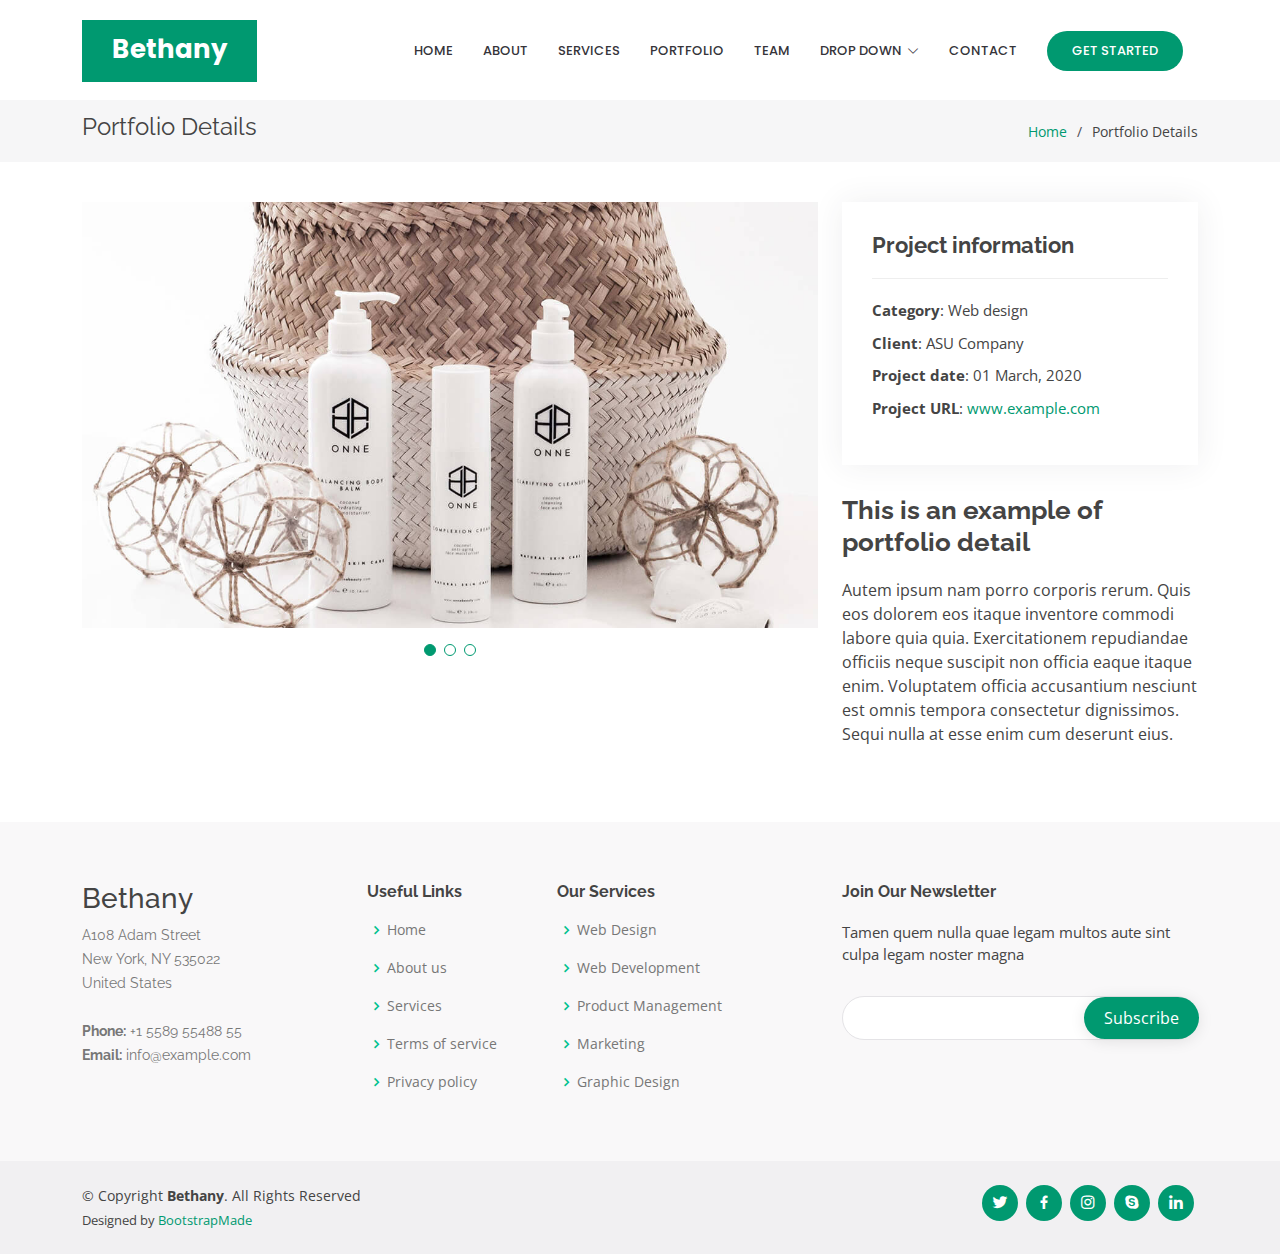
<file: pagina principal/portfolio-details.html>
<!DOCTYPE html>
<html lang="en">

<head>
  <meta charset="utf-8">
  <meta content="width=device-width, initial-scale=1.0" name="viewport">

  <title>Portfolio Details - Bethany Bootstrap Template</title>
  <meta content="" name="description">
  <meta content="" name="keywords">

  <!-- Favicons -->
  <link href="assets/img/favicon.png" rel="icon">
  <link href="assets/img/apple-touch-icon.png" rel="apple-touch-icon">

  <!-- Google Fonts -->
  <link href="https://fonts.googleapis.com/css?family=Open+Sans:300,300i,400,400i,600,600i,700,700i|Raleway:300,300i,400,400i,500,500i,600,600i,700,700i|Poppins:300,300i,400,400i,500,500i,600,600i,700,700i" rel="stylesheet">

  <!-- Vendor CSS Files -->
  <link href="assets/vendor/aos/aos.css" rel="stylesheet">
  <link href="assets/vendor/bootstrap/css/bootstrap.min.css" rel="stylesheet">
  <link href="assets/vendor/bootstrap-icons/bootstrap-icons.css" rel="stylesheet">
  <link href="assets/vendor/boxicons/css/boxicons.min.css" rel="stylesheet">
  <link href="assets/vendor/glightbox/css/glightbox.min.css" rel="stylesheet">
  <link href="assets/vendor/remixicon/remixicon.css" rel="stylesheet">
  <link href="assets/vendor/swiper/swiper-bundle.min.css" rel="stylesheet">

  <!-- Template Main CSS File -->
  <link href="assets/css/style.css" rel="stylesheet">

  <!-- =======================================================
  * Template Name: Bethany - v4.7.0
  * Template URL: https://bootstrapmade.com/bethany-free-onepage-bootstrap-theme/
  * Author: BootstrapMade.com
  * License: https://bootstrapmade.com/license/
  ======================================================== -->
</head>

<body>

  <!-- ======= Header ======= -->
  <header id="header" class="fixed-top d-flex align-items-center">
    <div class="container">
      <div class="header-container d-flex align-items-center justify-content-between">
        <div class="logo">
          <h1 class="text-light"><a href="index.html"><span>Bethany</span></a></h1>
          <!-- Uncomment below if you prefer to use an image logo -->
          <!-- <a href="index.html"><img src="assets/img/logo.png" alt="" class="img-fluid"></a>-->
        </div>

        <nav id="navbar" class="navbar">
          <ul>
            <li><a class="nav-link scrollto " href="#hero">Home</a></li>
            <li><a class="nav-link scrollto" href="#about">About</a></li>
            <li><a class="nav-link scrollto" href="#services">Services</a></li>
            <li><a class="nav-link scrollto " href="#portfolio">Portfolio</a></li>
            <li><a class="nav-link scrollto" href="#team">Team</a></li>
            <li class="dropdown"><a href="#"><span>Drop Down</span> <i class="bi bi-chevron-down"></i></a>
              <ul>
                <li><a href="#">Drop Down 1</a></li>
                <li class="dropdown"><a href="#"><span>Deep Drop Down</span> <i class="bi bi-chevron-right"></i></a>
                  <ul>
                    <li><a href="#">Deep Drop Down 1</a></li>
                    <li><a href="#">Deep Drop Down 2</a></li>
                    <li><a href="#">Deep Drop Down 3</a></li>
                    <li><a href="#">Deep Drop Down 4</a></li>
                    <li><a href="#">Deep Drop Down 5</a></li>
                  </ul>
                </li>
                <li><a href="#">Drop Down 2</a></li>
                <li><a href="#">Drop Down 3</a></li>
                <li><a href="#">Drop Down 4</a></li>
              </ul>
            </li>
            <li><a class="nav-link scrollto" href="#contact">Contact</a></li>
            <li><a class="getstarted scrollto" href="#about">Get Started</a></li>
          </ul>
          <i class="bi bi-list mobile-nav-toggle"></i>
        </nav><!-- .navbar -->

      </div><!-- End Header Container -->
    </div>
  </header><!-- End Header -->

  <main id="main">

    <!-- ======= Breadcrumbs ======= -->
    <section id="breadcrumbs" class="breadcrumbs">
      <div class="container">

        <div class="d-flex justify-content-between align-items-center">
          <h2>Portfolio Details</h2>
          <ol>
            <li><a href="index.html">Home</a></li>
            <li>Portfolio Details</li>
          </ol>
        </div>

      </div>
    </section><!-- End Breadcrumbs -->

    <!-- ======= Portfolio Details Section ======= -->
    <section id="portfolio-details" class="portfolio-details">
      <div class="container">

        <div class="row gy-4">

          <div class="col-lg-8">
            <div class="portfolio-details-slider swiper">
              <div class="swiper-wrapper align-items-center">

                <div class="swiper-slide">
                  <img src="assets/img/portfolio/portfolio-details-1.jpg" alt="">
                </div>

                <div class="swiper-slide">
                  <img src="assets/img/portfolio/portfolio-details-2.jpg" alt="">
                </div>

                <div class="swiper-slide">
                  <img src="assets/img/portfolio/portfolio-details-3.jpg" alt="">
                </div>

              </div>
              <div class="swiper-pagination"></div>
            </div>
          </div>

          <div class="col-lg-4">
            <div class="portfolio-info">
              <h3>Project information</h3>
              <ul>
                <li><strong>Category</strong>: Web design</li>
                <li><strong>Client</strong>: ASU Company</li>
                <li><strong>Project date</strong>: 01 March, 2020</li>
                <li><strong>Project URL</strong>: <a href="#">www.example.com</a></li>
              </ul>
            </div>
            <div class="portfolio-description">
              <h2>This is an example of portfolio detail</h2>
              <p>
                Autem ipsum nam porro corporis rerum. Quis eos dolorem eos itaque inventore commodi labore quia quia. Exercitationem repudiandae officiis neque suscipit non officia eaque itaque enim. Voluptatem officia accusantium nesciunt est omnis tempora consectetur dignissimos. Sequi nulla at esse enim cum deserunt eius.
              </p>
            </div>
          </div>

        </div>

      </div>
    </section><!-- End Portfolio Details Section -->

  </main><!-- End #main -->

  <!-- ======= Footer ======= -->
  <footer id="footer">

    <div class="footer-top">
      <div class="container">
        <div class="row">

          <div class="col-lg-3 col-md-6 footer-contact">
            <h3>Bethany</h3>
            <p>
              A108 Adam Street <br>
              New York, NY 535022<br>
              United States <br><br>
              <strong>Phone:</strong> +1 5589 55488 55<br>
              <strong>Email:</strong> info@example.com<br>
            </p>
          </div>

          <div class="col-lg-2 col-md-6 footer-links">
            <h4>Useful Links</h4>
            <ul>
              <li><i class="bx bx-chevron-right"></i> <a href="#">Home</a></li>
              <li><i class="bx bx-chevron-right"></i> <a href="#">About us</a></li>
              <li><i class="bx bx-chevron-right"></i> <a href="#">Services</a></li>
              <li><i class="bx bx-chevron-right"></i> <a href="#">Terms of service</a></li>
              <li><i class="bx bx-chevron-right"></i> <a href="#">Privacy policy</a></li>
            </ul>
          </div>

          <div class="col-lg-3 col-md-6 footer-links">
            <h4>Our Services</h4>
            <ul>
              <li><i class="bx bx-chevron-right"></i> <a href="#">Web Design</a></li>
              <li><i class="bx bx-chevron-right"></i> <a href="#">Web Development</a></li>
              <li><i class="bx bx-chevron-right"></i> <a href="#">Product Management</a></li>
              <li><i class="bx bx-chevron-right"></i> <a href="#">Marketing</a></li>
              <li><i class="bx bx-chevron-right"></i> <a href="#">Graphic Design</a></li>
            </ul>
          </div>

          <div class="col-lg-4 col-md-6 footer-newsletter">
            <h4>Join Our Newsletter</h4>
            <p>Tamen quem nulla quae legam multos aute sint culpa legam noster magna</p>
            <form action="" method="post">
              <input type="email" name="email"><input type="submit" value="Subscribe">
            </form>
          </div>

        </div>
      </div>
    </div>

    <div class="container d-md-flex py-4">

      <div class="me-md-auto text-center text-md-start">
        <div class="copyright">
          &copy; Copyright <strong><span>Bethany</span></strong>. All Rights Reserved
        </div>
        <div class="credits">
          <!-- All the links in the footer should remain intact. -->
          <!-- You can delete the links only if you purchased the pro version. -->
          <!-- Licensing information: https://bootstrapmade.com/license/ -->
          <!-- Purchase the pro version with working PHP/AJAX contact form: https://bootstrapmade.com/bethany-free-onepage-bootstrap-theme/ -->
          Designed by <a href="https://bootstrapmade.com/">BootstrapMade</a>
        </div>
      </div>
      <div class="social-links text-center text-md-right pt-3 pt-md-0">
        <a href="#" class="twitter"><i class="bx bxl-twitter"></i></a>
        <a href="#" class="facebook"><i class="bx bxl-facebook"></i></a>
        <a href="#" class="instagram"><i class="bx bxl-instagram"></i></a>
        <a href="#" class="google-plus"><i class="bx bxl-skype"></i></a>
        <a href="#" class="linkedin"><i class="bx bxl-linkedin"></i></a>
      </div>
    </div>
  </footer><!-- End Footer -->

  <a href="#" class="back-to-top d-flex align-items-center justify-content-center"><i class="bi bi-arrow-up-short"></i></a>

  <!-- Vendor JS Files -->
  <script src="assets/vendor/purecounter/purecounter.js"></script>
  <script src="assets/vendor/aos/aos.js"></script>
  <script src="assets/vendor/bootstrap/js/bootstrap.bundle.min.js"></script>
  <script src="assets/vendor/glightbox/js/glightbox.min.js"></script>
  <script src="assets/vendor/isotope-layout/isotope.pkgd.min.js"></script>
  <script src="assets/vendor/swiper/swiper-bundle.min.js"></script>
  <script src="assets/vendor/php-email-form/validate.js"></script>

  <!-- Template Main JS File -->
  <script src="assets/js/main.js"></script>

</body>

</html>
</file>
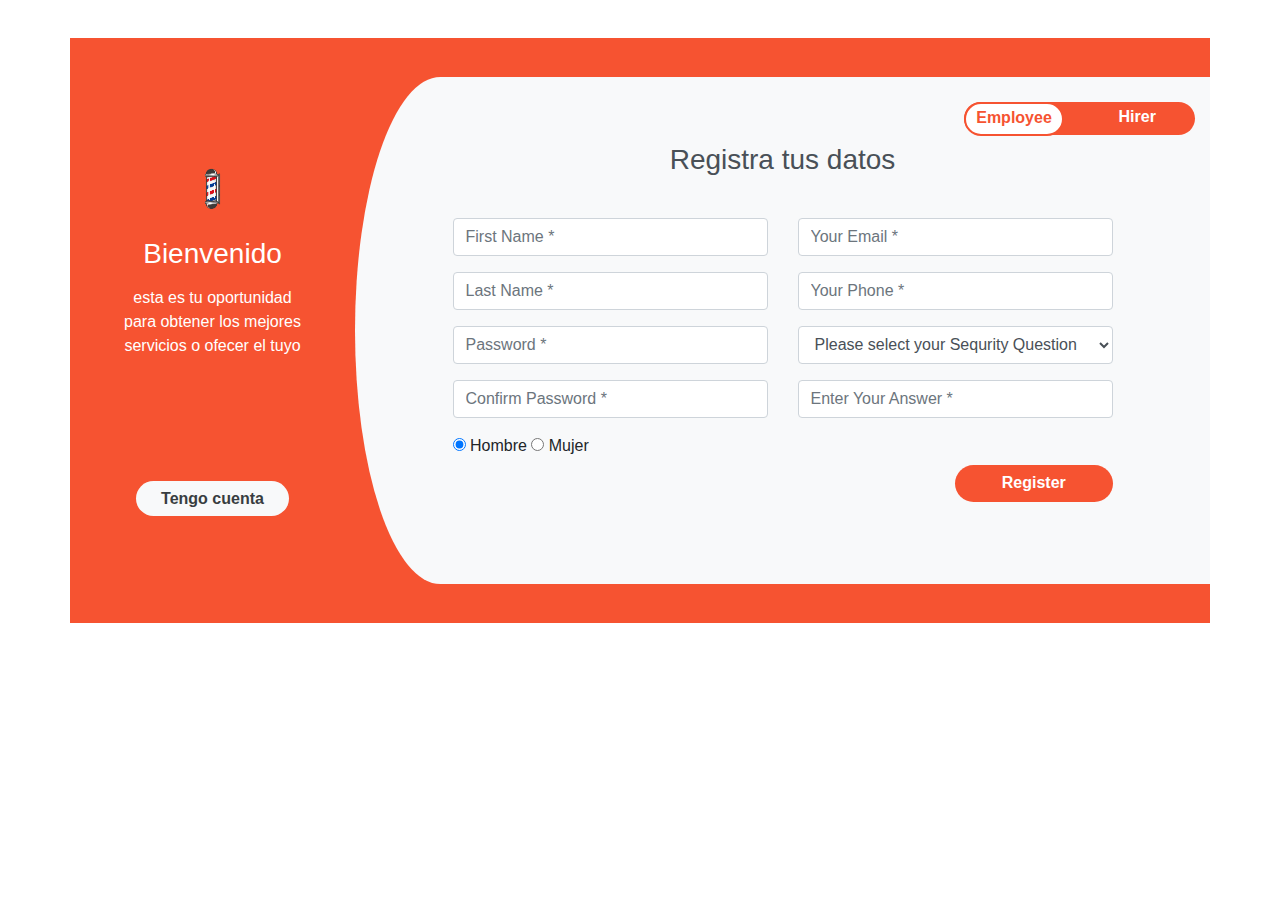
<file: registrarse/indexRegistarse.html>
<!DOCTYPE html>
<html lang="en">

<head>
    <meta charset="UTF-8">
    <meta http-equiv="X-UA-Compatible" content="IE=edge">
    <meta name="viewport" content="width=device-width, initial-scale=1.0">
    <title>Registrarse Barber Shop</title>
    <link rel="stylesheet" type="text/css" href="styleRegistrarse.css">
    <link href="//maxcdn.bootstrapcdn.com/bootstrap/4.1.1/css/bootstrap.min.css" rel="stylesheet" id="bootstrap-css">
    <script src="//maxcdn.bootstrapcdn.com/bootstrap/4.1.1/js/bootstrap.min.js"></script>
    <script src="//cdnjs.cloudflare.com/ajax/libs/jquery/3.2.1/jquery.min.js"></script>
    <!------ Include the above in your HEAD tag ---------->
</head>

<body>

    <div class="container register">
        <div class="row">
            <div class="col-md-3 register-left">
                <img src="/registrarse/imagenes/image-removebg-preview.png" id="imagen-logo"/>
                <h3>Bienvenido</h3>
                <p>esta es tu oportunidad para obtener los mejores servicios o ofecer el tuyo</p>
                <a href="/login/index.html"><input type="submit" name="" value="Tengo cuenta" /></a>
                <br />
            </div>
            <div class="col-md-9 register-right">
                <ul class="nav nav-tabs nav-justified" id="myTab" role="tablist">
                    <li class="nav-item">
                        <a class="nav-link active" id="home-tab" data-toggle="tab" href="#home" role="tab"
                            aria-controls="home" aria-selected="true">Employee</a>
                    </li>
                    <li class="nav-item">
                        <a class="nav-link" id="profile-tab" data-toggle="tab" href="#profile" role="tab"
                            aria-controls="profile" aria-selected="false">Hirer</a>
                    </li>
                </ul>
                <div class="tab-content" id="myTabContent">
                    <div class="tab-pane fade show active" id="home" role="tabpanel" aria-labelledby="home-tab">
                        <h3 class="register-heading">Registra tus datos</h3>
                        <div class="row register-form">
                            <div class="col-md-6">
                                <div class="form-group">
                                    <input type="text" class="form-control" placeholder="First Name *" value="" />
                                </div>
                                <div class="form-group">
                                    <input type="text" class="form-control" placeholder="Last Name *" value="" />
                                </div>
                                <div class="form-group">
                                    <input type="password" class="form-control" placeholder="Password *" value="" />
                                </div>
                                <div class="form-group">
                                    <input type="password" class="form-control" placeholder="Confirm Password *"
                                        value="" />
                                </div>
                                <div class="form-group">
                                    <div class="maxl">
                                        <label class="radio inline">
                                            <input type="radio" name="gender" value="male" checked>
                                            <span> Hombre </span>
                                        </label>
                                        <label class="radio inline">
                                            <input type="radio" name="gender" value="female">
                                            <span>Mujer </span>
                                        </label>
                                    </div>
                                </div>
                            </div>
                            <div class="col-md-6">
                                <div class="form-group">
                                    <input type="email" class="form-control" placeholder="Your Email *" value="" />
                                </div>
                                <div class="form-group">
                                    <input type="text" minlength="10" maxlength="10" name="txtEmpPhone"
                                        class="form-control" placeholder="Your Phone *" value="" />
                                </div>
                                <div class="form-group">
                                    <select class="form-control">
                                        <option class="hidden" selected disabled>Please select your Sequrity Question
                                        </option>
                                        <option>What is your Birthdate?</option>
                                        <option>What is Your old Phone Number</option>
                                        <option>What is your Pet Name?</option>
                                    </select>
                                </div>
                                <div class="form-group">
                                    <input type="text" class="form-control" placeholder="Enter Your Answer *"
                                        value="" />
                                </div>
                                <input type="submit" class="btnRegister" value="Register" />
                            </div>
                        </div>
                    </div>
                    <div class="tab-pane fade show" id="profile" role="tabpanel" aria-labelledby="profile-tab">
                        <h3 class="register-heading">Apply as a Hirer</h3>
                        <div class="row register-form">
                            <div class="col-md-6">
                                <div class="form-group">
                                    <input type="text" class="form-control" placeholder="First Name *" value="" />
                                </div>
                                <div class="form-group">
                                    <input type="text" class="form-control" placeholder="Last Name *" value="" />
                                </div>
                                <div class="form-group">
                                    <input type="email" class="form-control" placeholder="Email *" value="" />
                                </div>
                                <div class="form-group">
                                    <input type="text" maxlength="10" minlength="10" class="form-control"
                                        placeholder="Phone *" value="" />
                                </div>


                            </div>
                            <div class="col-md-6">
                                <div class="form-group">
                                    <input type="password" class="form-control" placeholder="Password *" value="" />
                                </div>
                                <div class="form-group">
                                    <input type="password" class="form-control" placeholder="Confirm Password *"
                                        value="" />
                                </div>
                                <div class="form-group">
                                    <select class="form-control">
                                        <option class="hidden" selected disabled>Please select your Sequrity Question
                                        </option>
                                        <option>What is your Birthdate?</option>
                                        <option>What is Your old Phone Number</option>
                                        <option>What is your Pet Name?</option>
                                    </select>
                                </div>
                                <div class="form-group">
                                    <input type="text" class="form-control" placeholder="`Answer *" value="" />
                                </div>
                                <input type="submit" class="btnRegister" value="Register" />
                            </div>
                        </div>
                    </div>
                </div>
            </div>
        </div>

    </div>

    <script src="mainRegistrar.js"></script>
</body>

</html>
</file>
<file: login/fonts/icomoon/style.css>
@font-face {
  font-family: 'icomoon';
  src:  url('fonts/icomoon.eot?10si43');
  src:  url('fonts/icomoon.eot?10si43#iefix') format('embedded-opentype'),
    url('fonts/icomoon.ttf?10si43') format('truetype'),
    url('fonts/icomoon.woff?10si43') format('woff'),
    url('fonts/icomoon.svg?10si43#icomoon') format('svg');
  font-weight: normal;
  font-style: normal;
}

[class^="icon-"], [class*=" icon-"] {
  /* use !important to prevent issues with browser extensions that change fonts */
  font-family: 'icomoon' !important;
  speak: none;
  font-style: normal;
  font-weight: normal;
  font-variant: normal;
  text-transform: none;
  line-height: 1;

  /* Better Font Rendering =========== */
  -webkit-font-smoothing: antialiased;
  -moz-osx-font-smoothing: grayscale;
}

.icon-asterisk:before {
  content: "\f069";
}
.icon-plus:before {
  content: "\f067";
}
.icon-question:before {
  content: "\f128";
}
.icon-minus:before {
  content: "\f068";
}
.icon-glass:before {
  content: "\f000";
}
.icon-music:before {
  content: "\f001";
}
.icon-search:before {
  content: "\f002";
}
.icon-envelope-o:before {
  content: "\f003";
}
.icon-heart:before {
  content: "\f004";
}
.icon-star:before {
  content: "\f005";
}
.icon-star-o:before {
  content: "\f006";
}
.icon-user:before {
  content: "\f007";
}
.icon-film:before {
  content: "\f008";
}
.icon-th-large:before {
  content: "\f009";
}
.icon-th:before {
  content: "\f00a";
}
.icon-th-list:before {
  content: "\f00b";
}
.icon-check:before {
  content: "\f00c";
}
.icon-close:before {
  content: "\f00d";
}
.icon-remove:before {
  content: "\f00d";
}
.icon-times:before {
  content: "\f00d";
}
.icon-search-plus:before {
  content: "\f00e";
}
.icon-search-minus:before {
  content: "\f010";
}
.icon-power-off:before {
  content: "\f011";
}
.icon-signal:before {
  content: "\f012";
}
.icon-cog:before {
  content: "\f013";
}
.icon-gear:before {
  content: "\f013";
}
.icon-trash-o:before {
  content: "\f014";
}
.icon-home:before {
  content: "\f015";
}
.icon-file-o:before {
  content: "\f016";
}
.icon-clock-o:before {
  content: "\f017";
}
.icon-road:before {
  content: "\f018";
}
.icon-download:before {
  content: "\f019";
}
.icon-arrow-circle-o-down:before {
  content: "\f01a";
}
.icon-arrow-circle-o-up:before {
  content: "\f01b";
}
.icon-inbox:before {
  content: "\f01c";
}
.icon-play-circle-o:before {
  content: "\f01d";
}
.icon-repeat:before {
  content: "\f01e";
}
.icon-rotate-right:before {
  content: "\f01e";
}
.icon-refresh:before {
  content: "\f021";
}
.icon-list-alt:before {
  content: "\f022";
}
.icon-lock:before {
  content: "\f023";
}
.icon-flag:before {
  content: "\f024";
}
.icon-headphones:before {
  content: "\f025";
}
.icon-volume-off:before {
  content: "\f026";
}
.icon-volume-down:before {
  content: "\f027";
}
.icon-volume-up:before {
  content: "\f028";
}
.icon-qrcode:before {
  content: "\f029";
}
.icon-barcode:before {
  content: "\f02a";
}
.icon-tag:before {
  content: "\f02b";
}
.icon-tags:before {
  content: "\f02c";
}
.icon-book:before {
  content: "\f02d";
}
.icon-bookmark:before {
  content: "\f02e";
}
.icon-print:before {
  content: "\f02f";
}
.icon-camera:before {
  content: "\f030";
}
.icon-font:before {
  content: "\f031";
}
.icon-bold:before {
  content: "\f032";
}
.icon-italic:before {
  content: "\f033";
}
.icon-text-height:before {
  content: "\f034";
}
.icon-text-width:before {
  content: "\f035";
}
.icon-align-left:before {
  content: "\f036";
}
.icon-align-center:before {
  content: "\f037";
}
.icon-align-right:before {
  content: "\f038";
}
.icon-align-justify:before {
  content: "\f039";
}
.icon-list:before {
  content: "\f03a";
}
.icon-dedent:before {
  content: "\f03b";
}
.icon-outdent:before {
  content: "\f03b";
}
.icon-indent:before {
  content: "\f03c";
}
.icon-video-camera:before {
  content: "\f03d";
}
.icon-image:before {
  content: "\f03e";
}
.icon-photo:before {
  content: "\f03e";
}
.icon-picture-o:before {
  content: "\f03e";
}
.icon-pencil:before {
  content: "\f040";
}
.icon-map-marker:before {
  content: "\f041";
}
.icon-adjust:before {
  content: "\f042";
}
.icon-tint:before {
  content: "\f043";
}
.icon-edit:before {
  content: "\f044";
}
.icon-pencil-square-o:before {
  content: "\f044";
}
.icon-share-square-o:before {
  content: "\f045";
}
.icon-check-square-o:before {
  content: "\f046";
}
.icon-arrows:before {
  content: "\f047";
}
.icon-step-backward:before {
  content: "\f048";
}
.icon-fast-backward:before {
  content: "\f049";
}
.icon-backward:before {
  content: "\f04a";
}
.icon-play:before {
  content: "\f04b";
}
.icon-pause:before {
  content: "\f04c";
}
.icon-stop:before {
  content: "\f04d";
}
.icon-forward:before {
  content: "\f04e";
}
.icon-fast-forward:before {
  content: "\f050";
}
.icon-step-forward:before {
  content: "\f051";
}
.icon-eject:before {
  content: "\f052";
}
.icon-chevron-left:before {
  content: "\f053";
}
.icon-chevron-right:before {
  content: "\f054";
}
.icon-plus-circle:before {
  content: "\f055";
}
.icon-minus-circle:before {
  content: "\f056";
}
.icon-times-circle:before {
  content: "\f057";
}
.icon-check-circle:before {
  content: "\f058";
}
.icon-question-circle:before {
  content: "\f059";
}
.icon-info-circle:before {
  content: "\f05a";
}
.icon-crosshairs:before {
  content: "\f05b";
}
.icon-times-circle-o:before {
  content: "\f05c";
}
.icon-check-circle-o:before {
  content: "\f05d";
}
.icon-ban:before {
  content: "\f05e";
}
.icon-arrow-left:before {
  content: "\f060";
}
.icon-arrow-right:before {
  content: "\f061";
}
.icon-arrow-up:before {
  content: "\f062";
}
.icon-arrow-down:before {
  content: "\f063";
}
.icon-mail-forward:before {
  content: "\f064";
}
.icon-share:before {
  content: "\f064";
}
.icon-expand:before {
  content: "\f065";
}
.icon-compress:before {
  content: "\f066";
}
.icon-exclamation-circle:before {
  content: "\f06a";
}
.icon-gift:before {
  content: "\f06b";
}
.icon-leaf:before {
  content: "\f06c";
}
.icon-fire:before {
  content: "\f06d";
}
.icon-eye:before {
  content: "\f06e";
}
.icon-eye-slash:before {
  content: "\f070";
}
.icon-exclamation-triangle:before {
  content: "\f071";
}
.icon-warning:before {
  content: "\f071";
}
.icon-plane:before {
  content: "\f072";
}
.icon-calendar:before {
  content: "\f073";
}
.icon-random:before {
  content: "\f074";
}
.icon-comment:before {
  content: "\f075";
}
.icon-magnet:before {
  content: "\f076";
}
.icon-chevron-up:before {
  content: "\f077";
}
.icon-chevron-down:before {
  content: "\f078";
}
.icon-retweet:before {
  content: "\f079";
}
.icon-shopping-cart:before {
  content: "\f07a";
}
.icon-folder:before {
  content: "\f07b";
}
.icon-folder-open:before {
  content: "\f07c";
}
.icon-arrows-v:before {
  content: "\f07d";
}
.icon-arrows-h:before {
  content: "\f07e";
}
.icon-bar-chart:before {
  content: "\f080";
}
.icon-bar-chart-o:before {
  content: "\f080";
}
.icon-twitter-square:before {
  content: "\f081";
}
.icon-facebook-square:before {
  content: "\f082";
}
.icon-camera-retro:before {
  content: "\f083";
}
.icon-key:before {
  content: "\f084";
}
.icon-cogs:before {
  content: "\f085";
}
.icon-gears:before {
  content: "\f085";
}
.icon-comments:before {
  content: "\f086";
}
.icon-thumbs-o-up:before {
  content: "\f087";
}
.icon-thumbs-o-down:before {
  content: "\f088";
}
.icon-star-half:before {
  content: "\f089";
}
.icon-heart-o:before {
  content: "\f08a";
}
.icon-sign-out:before {
  content: "\f08b";
}
.icon-linkedin-square:before {
  content: "\f08c";
}
.icon-thumb-tack:before {
  content: "\f08d";
}
.icon-external-link:before {
  content: "\f08e";
}
.icon-sign-in:before {
  content: "\f090";
}
.icon-trophy:before {
  content: "\f091";
}
.icon-github-square:before {
  content: "\f092";
}
.icon-upload:before {
  content: "\f093";
}
.icon-lemon-o:before {
  content: "\f094";
}
.icon-phone:before {
  content: "\f095";
}
.icon-square-o:before {
  content: "\f096";
}
.icon-bookmark-o:before {
  content: "\f097";
}
.icon-phone-square:before {
  content: "\f098";
}
.icon-twitter:before {
  content: "\f099";
}
.icon-facebook:before {
  content: "\f09a";
}
.icon-facebook-f:before {
  content: "\f09a";
}
.icon-github:before {
  content: "\f09b";
}
.icon-unlock:before {
  content: "\f09c";
}
.icon-credit-card:before {
  content: "\f09d";
}
.icon-feed:before {
  content: "\f09e";
}
.icon-rss:before {
  content: "\f09e";
}
.icon-hdd-o:before {
  content: "\f0a0";
}
.icon-bullhorn:before {
  content: "\f0a1";
}
.icon-bell-o:before {
  content: "\f0a2";
}
.icon-certificate:before {
  content: "\f0a3";
}
.icon-hand-o-right:before {
  content: "\f0a4";
}
.icon-hand-o-left:before {
  content: "\f0a5";
}
.icon-hand-o-up:before {
  content: "\f0a6";
}
.icon-hand-o-down:before {
  content: "\f0a7";
}
.icon-arrow-circle-left:before {
  content: "\f0a8";
}
.icon-arrow-circle-right:before {
  content: "\f0a9";
}
.icon-arrow-circle-up:before {
  content: "\f0aa";
}
.icon-arrow-circle-down:before {
  content: "\f0ab";
}
.icon-globe:before {
  content: "\f0ac";
}
.icon-wrench:before {
  content: "\f0ad";
}
.icon-tasks:before {
  content: "\f0ae";
}
.icon-filter:before {
  content: "\f0b0";
}
.icon-briefcase:before {
  content: "\f0b1";
}
.icon-arrows-alt:before {
  content: "\f0b2";
}
.icon-group:before {
  content: "\f0c0";
}
.icon-users:before {
  content: "\f0c0";
}
.icon-chain:before {
  content: "\f0c1";
}
.icon-link:before {
  content: "\f0c1";
}
.icon-cloud:before {
  content: "\f0c2";
}
.icon-flask:before {
  content: "\f0c3";
}
.icon-cut:before {
  content: "\f0c4";
}
.icon-scissors:before {
  content: "\f0c4";
}
.icon-copy:before {
  content: "\f0c5";
}
.icon-files-o:before {
  content: "\f0c5";
}
.icon-paperclip:before {
  content: "\f0c6";
}
.icon-floppy-o:before {
  content: "\f0c7";
}
.icon-save:before {
  content: "\f0c7";
}
.icon-square:before {
  content: "\f0c8";
}
.icon-bars:before {
  content: "\f0c9";
}
.icon-navicon:before {
  content: "\f0c9";
}
.icon-reorder:before {
  content: "\f0c9";
}
.icon-list-ul:before {
  content: "\f0ca";
}
.icon-list-ol:before {
  content: "\f0cb";
}
.icon-strikethrough:before {
  content: "\f0cc";
}
.icon-underline:before {
  content: "\f0cd";
}
.icon-table:before {
  content: "\f0ce";
}
.icon-magic:before {
  content: "\f0d0";
}
.icon-truck:before {
  content: "\f0d1";
}
.icon-pinterest:before {
  content: "\f0d2";
}
.icon-pinterest-square:before {
  content: "\f0d3";
}
.icon-google-plus-square:before {
  content: "\f0d4";
}
.icon-google-plus:before {
  content: "\f0d5";
}
.icon-money:before {
  content: "\f0d6";
}
.icon-caret-down:before {
  content: "\f0d7";
}
.icon-caret-up:before {
  content: "\f0d8";
}
.icon-caret-left:before {
  content: "\f0d9";
}
.icon-caret-right:before {
  content: "\f0da";
}
.icon-columns:before {
  content: "\f0db";
}
.icon-sort:before {
  content: "\f0dc";
}
.icon-unsorted:before {
  content: "\f0dc";
}
.icon-sort-desc:before {
  content: "\f0dd";
}
.icon-sort-down:before {
  content: "\f0dd";
}
.icon-sort-asc:before {
  content: "\f0de";
}
.icon-sort-up:before {
  content: "\f0de";
}
.icon-envelope:before {
  content: "\f0e0";
}
.icon-linkedin:before {
  content: "\f0e1";
}
.icon-rotate-left:before {
  content: "\f0e2";
}
.icon-undo:before {
  content: "\f0e2";
}
.icon-gavel:before {
  content: "\f0e3";
}
.icon-legal:before {
  content: "\f0e3";
}
.icon-dashboard:before {
  content: "\f0e4";
}
.icon-tachometer:before {
  content: "\f0e4";
}
.icon-comment-o:before {
  content: "\f0e5";
}
.icon-comments-o:before {
  content: "\f0e6";
}
.icon-bolt:before {
  content: "\f0e7";
}
.icon-flash:before {
  content: "\f0e7";
}
.icon-sitemap:before {
  content: "\f0e8";
}
.icon-umbrella:before {
  content: "\f0e9";
}
.icon-clipboard:before {
  content: "\f0ea";
}
.icon-paste:before {
  content: "\f0ea";
}
.icon-lightbulb-o:before {
  content: "\f0eb";
}
.icon-exchange:before {
  content: "\f0ec";
}
.icon-cloud-download:before {
  content: "\f0ed";
}
.icon-cloud-upload:before {
  content: "\f0ee";
}
.icon-user-md:before {
  content: "\f0f0";
}
.icon-stethoscope:before {
  content: "\f0f1";
}
.icon-suitcase:before {
  content: "\f0f2";
}
.icon-bell:before {
  content: "\f0f3";
}
.icon-coffee:before {
  content: "\f0f4";
}
.icon-cutlery:before {
  content: "\f0f5";
}
.icon-file-text-o:before {
  content: "\f0f6";
}
.icon-building-o:before {
  content: "\f0f7";
}
.icon-hospital-o:before {
  content: "\f0f8";
}
.icon-ambulance:before {
  content: "\f0f9";
}
.icon-medkit:before {
  content: "\f0fa";
}
.icon-fighter-jet:before {
  content: "\f0fb";
}
.icon-beer:before {
  content: "\f0fc";
}
.icon-h-square:before {
  content: "\f0fd";
}
.icon-plus-square:before {
  content: "\f0fe";
}
.icon-angle-double-left:before {
  content: "\f100";
}
.icon-angle-double-right:before {
  content: "\f101";
}
.icon-angle-double-up:before {
  content: "\f102";
}
.icon-angle-double-down:before {
  content: "\f103";
}
.icon-angle-left:before {
  content: "\f104";
}
.icon-angle-right:before {
  content: "\f105";
}
.icon-angle-up:before {
  content: "\f106";
}
.icon-angle-down:before {
  content: "\f107";
}
.icon-desktop:before {
  content: "\f108";
}
.icon-laptop:before {
  content: "\f109";
}
.icon-tablet:before {
  content: "\f10a";
}
.icon-mobile:before {
  content: "\f10b";
}
.icon-mobile-phone:before {
  content: "\f10b";
}
.icon-circle-o:before {
  content: "\f10c";
}
.icon-quote-left:before {
  content: "\f10d";
}
.icon-quote-right:before {
  content: "\f10e";
}
.icon-spinner:before {
  content: "\f110";
}
.icon-circle:before {
  content: "\f111";
}
.icon-mail-reply:before {
  content: "\f112";
}
.icon-reply:before {
  content: "\f112";
}
.icon-github-alt:before {
  content: "\f113";
}
.icon-folder-o:before {
  content: "\f114";
}
.icon-folder-open-o:before {
  content: "\f115";
}
.icon-smile-o:before {
  content: "\f118";
}
.icon-frown-o:before {
  content: "\f119";
}
.icon-meh-o:before {
  content: "\f11a";
}
.icon-gamepad:before {
  content: "\f11b";
}
.icon-keyboard-o:before {
  content: "\f11c";
}
.icon-flag-o:before {
  content: "\f11d";
}
.icon-flag-checkered:before {
  content: "\f11e";
}
.icon-terminal:before {
  content: "\f120";
}
.icon-code:before {
  content: "\f121";
}
.icon-mail-reply-all:before {
  content: "\f122";
}
.icon-reply-all:before {
  content: "\f122";
}
.icon-star-half-empty:before {
  content: "\f123";
}
.icon-star-half-full:before {
  content: "\f123";
}
.icon-star-half-o:before {
  content: "\f123";
}
.icon-location-arrow:before {
  content: "\f124";
}
.icon-crop:before {
  content: "\f125";
}
.icon-code-fork:before {
  content: "\f126";
}
.icon-chain-broken:before {
  content: "\f127";
}
.icon-unlink:before {
  content: "\f127";
}
.icon-info:before {
  content: "\f129";
}
.icon-exclamation:before {
  content: "\f12a";
}
.icon-superscript:before {
  content: "\f12b";
}
.icon-subscript:before {
  content: "\f12c";
}
.icon-eraser:before {
  content: "\f12d";
}
.icon-puzzle-piece:before {
  content: "\f12e";
}
.icon-microphone:before {
  content: "\f130";
}
.icon-microphone-slash:before {
  content: "\f131";
}
.icon-shield:before {
  content: "\f132";
}
.icon-calendar-o:before {
  content: "\f133";
}
.icon-fire-extinguisher:before {
  content: "\f134";
}
.icon-rocket:before {
  content: "\f135";
}
.icon-maxcdn:before {
  content: "\f136";
}
.icon-chevron-circle-left:before {
  content: "\f137";
}
.icon-chevron-circle-right:before {
  content: "\f138";
}
.icon-chevron-circle-up:before {
  content: "\f139";
}
.icon-chevron-circle-down:before {
  content: "\f13a";
}
.icon-html5:before {
  content: "\f13b";
}
.icon-css3:before {
  content: "\f13c";
}
.icon-anchor:before {
  content: "\f13d";
}
.icon-unlock-alt:before {
  content: "\f13e";
}
.icon-bullseye:before {
  content: "\f140";
}
.icon-ellipsis-h:before {
  content: "\f141";
}
.icon-ellipsis-v:before {
  content: "\f142";
}
.icon-rss-square:before {
  content: "\f143";
}
.icon-play-circle:before {
  content: "\f144";
}
.icon-ticket:before {
  content: "\f145";
}
.icon-minus-square:before {
  content: "\f146";
}
.icon-minus-square-o:before {
  content: "\f147";
}
.icon-level-up:before {
  content: "\f148";
}
.icon-level-down:before {
  content: "\f149";
}
.icon-check-square:before {
  content: "\f14a";
}
.icon-pencil-square:before {
  content: "\f14b";
}
.icon-external-link-square:before {
  content: "\f14c";
}
.icon-share-square:before {
  content: "\f14d";
}
.icon-compass:before {
  content: "\f14e";
}
.icon-caret-square-o-down:before {
  content: "\f150";
}
.icon-toggle-down:before {
  content: "\f150";
}
.icon-caret-square-o-up:before {
  content: "\f151";
}
.icon-toggle-up:before {
  content: "\f151";
}
.icon-caret-square-o-right:before {
  content: "\f152";
}
.icon-toggle-right:before {
  content: "\f152";
}
.icon-eur:before {
  content: "\f153";
}
.icon-euro:before {
  content: "\f153";
}
.icon-gbp:before {
  content: "\f154";
}
.icon-dollar:before {
  content: "\f155";
}
.icon-usd:before {
  content: "\f155";
}
.icon-inr:before {
  content: "\f156";
}
.icon-rupee:before {
  content: "\f156";
}
.icon-cny:before {
  content: "\f157";
}
.icon-jpy:before {
  content: "\f157";
}
.icon-rmb:before {
  content: "\f157";
}
.icon-yen:before {
  content: "\f157";
}
.icon-rouble:before {
  content: "\f158";
}
.icon-rub:before {
  content: "\f158";
}
.icon-ruble:before {
  content: "\f158";
}
.icon-krw:before {
  content: "\f159";
}
.icon-won:before {
  content: "\f159";
}
.icon-bitcoin:before {
  content: "\f15a";
}
.icon-btc:before {
  content: "\f15a";
}
.icon-file:before {
  content: "\f15b";
}
.icon-file-text:before {
  content: "\f15c";
}
.icon-sort-alpha-asc:before {
  content: "\f15d";
}
.icon-sort-alpha-desc:before {
  content: "\f15e";
}
.icon-sort-amount-asc:before {
  content: "\f160";
}
.icon-sort-amount-desc:before {
  content: "\f161";
}
.icon-sort-numeric-asc:before {
  content: "\f162";
}
.icon-sort-numeric-desc:before {
  content: "\f163";
}
.icon-thumbs-up:before {
  content: "\f164";
}
.icon-thumbs-down:before {
  content: "\f165";
}
.icon-youtube-square:before {
  content: "\f166";
}
.icon-youtube:before {
  content: "\f167";
}
.icon-xing:before {
  content: "\f168";
}
.icon-xing-square:before {
  content: "\f169";
}
.icon-youtube-play:before {
  content: "\f16a";
}
.icon-dropbox:before {
  content: "\f16b";
}
.icon-stack-overflow:before {
  content: "\f16c";
}
.icon-instagram:before {
  content: "\f16d";
}
.icon-flickr:before {
  content: "\f16e";
}
.icon-adn:before {
  content: "\f170";
}
.icon-bitbucket:before {
  content: "\f171";
}
.icon-bitbucket-square:before {
  content: "\f172";
}
.icon-tumblr:before {
  content: "\f173";
}
.icon-tumblr-square:before {
  content: "\f174";
}
.icon-long-arrow-down:before {
  content: "\f175";
}
.icon-long-arrow-up:before {
  content: "\f176";
}
.icon-long-arrow-left:before {
  content: "\f177";
}
.icon-long-arrow-right:before {
  content: "\f178";
}
.icon-apple:before {
  content: "\f179";
}
.icon-windows:before {
  content: "\f17a";
}
.icon-android:before {
  content: "\f17b";
}
.icon-linux:before {
  content: "\f17c";
}
.icon-dribbble:before {
  content: "\f17d";
}
.icon-skype:before {
  content: "\f17e";
}
.icon-foursquare:before {
  content: "\f180";
}
.icon-trello:before {
  content: "\f181";
}
.icon-female:before {
  content: "\f182";
}
.icon-male:before {
  content: "\f183";
}
.icon-gittip:before {
  content: "\f184";
}
.icon-gratipay:before {
  content: "\f184";
}
.icon-sun-o:before {
  content: "\f185";
}
.icon-moon-o:before {
  content: "\f186";
}
.icon-archive:before {
  content: "\f187";
}
.icon-bug:before {
  content: "\f188";
}
.icon-vk:before {
  content: "\f189";
}
.icon-weibo:before {
  content: "\f18a";
}
.icon-renren:before {
  content: "\f18b";
}
.icon-pagelines:before {
  content: "\f18c";
}
.icon-stack-exchange:before {
  content: "\f18d";
}
.icon-arrow-circle-o-right:before {
  content: "\f18e";
}
.icon-arrow-circle-o-left:before {
  content: "\f190";
}
.icon-caret-square-o-left:before {
  content: "\f191";
}
.icon-toggle-left:before {
  content: "\f191";
}
.icon-dot-circle-o:before {
  content: "\f192";
}
.icon-wheelchair:before {
  content: "\f193";
}
.icon-vimeo-square:before {
  content: "\f194";
}
.icon-try:before {
  content: "\f195";
}
.icon-turkish-lira:before {
  content: "\f195";
}
.icon-plus-square-o:before {
  content: "\f196";
}
.icon-space-shuttle:before {
  content: "\f197";
}
.icon-slack:before {
  content: "\f198";
}
.icon-envelope-square:before {
  content: "\f199";
}
.icon-wordpress:before {
  content: "\f19a";
}
.icon-openid:before {
  content: "\f19b";
}
.icon-bank:before {
  content: "\f19c";
}
.icon-institution:before {
  content: "\f19c";
}
.icon-university:before {
  content: "\f19c";
}
.icon-graduation-cap:before {
  content: "\f19d";
}
.icon-mortar-board:before {
  content: "\f19d";
}
.icon-yahoo:before {
  content: "\f19e";
}
.icon-google:before {
  content: "\f1a0";
}
.icon-reddit:before {
  content: "\f1a1";
}
.icon-reddit-square:before {
  content: "\f1a2";
}
.icon-stumbleupon-circle:before {
  content: "\f1a3";
}
.icon-stumbleupon:before {
  content: "\f1a4";
}
.icon-delicious:before {
  content: "\f1a5";
}
.icon-digg:before {
  content: "\f1a6";
}
.icon-pied-piper-pp:before {
  content: "\f1a7";
}
.icon-pied-piper-alt:before {
  content: "\f1a8";
}
.icon-drupal:before {
  content: "\f1a9";
}
.icon-joomla:before {
  content: "\f1aa";
}
.icon-language:before {
  content: "\f1ab";
}
.icon-fax:before {
  content: "\f1ac";
}
.icon-building:before {
  content: "\f1ad";
}
.icon-child:before {
  content: "\f1ae";
}
.icon-paw:before {
  content: "\f1b0";
}
.icon-spoon:before {
  content: "\f1b1";
}
.icon-cube:before {
  content: "\f1b2";
}
.icon-cubes:before {
  content: "\f1b3";
}
.icon-behance:before {
  content: "\f1b4";
}
.icon-behance-square:before {
  content: "\f1b5";
}
.icon-steam:before {
  content: "\f1b6";
}
.icon-steam-square:before {
  content: "\f1b7";
}
.icon-recycle:before {
  content: "\f1b8";
}
.icon-automobile:before {
  content: "\f1b9";
}
.icon-car:before {
  content: "\f1b9";
}
.icon-cab:before {
  content: "\f1ba";
}
.icon-taxi:before {
  content: "\f1ba";
}
.icon-tree:before {
  content: "\f1bb";
}
.icon-spotify:before {
  content: "\f1bc";
}
.icon-deviantart:before {
  content: "\f1bd";
}
.icon-soundcloud:before {
  content: "\f1be";
}
.icon-database:before {
  content: "\f1c0";
}
.icon-file-pdf-o:before {
  content: "\f1c1";
}
.icon-file-word-o:before {
  content: "\f1c2";
}
.icon-file-excel-o:before {
  content: "\f1c3";
}
.icon-file-powerpoint-o:before {
  content: "\f1c4";
}
.icon-file-image-o:before {
  content: "\f1c5";
}
.icon-file-photo-o:before {
  content: "\f1c5";
}
.icon-file-picture-o:before {
  content: "\f1c5";
}
.icon-file-archive-o:before {
  content: "\f1c6";
}
.icon-file-zip-o:before {
  content: "\f1c6";
}
.icon-file-audio-o:before {
  content: "\f1c7";
}
.icon-file-sound-o:before {
  content: "\f1c7";
}
.icon-file-movie-o:before {
  content: "\f1c8";
}
.icon-file-video-o:before {
  content: "\f1c8";
}
.icon-file-code-o:before {
  content: "\f1c9";
}
.icon-vine:before {
  content: "\f1ca";
}
.icon-codepen:before {
  content: "\f1cb";
}
.icon-jsfiddle:before {
  content: "\f1cc";
}
.icon-life-bouy:before {
  content: "\f1cd";
}
.icon-life-buoy:before {
  content: "\f1cd";
}
.icon-life-ring:before {
  content: "\f1cd";
}
.icon-life-saver:before {
  content: "\f1cd";
}
.icon-support:before {
  content: "\f1cd";
}
.icon-circle-o-notch:before {
  content: "\f1ce";
}
.icon-ra:before {
  content: "\f1d0";
}
.icon-rebel:before {
  content: "\f1d0";
}
.icon-resistance:before {
  content: "\f1d0";
}
.icon-empire:before {
  content: "\f1d1";
}
.icon-ge:before {
  content: "\f1d1";
}
.icon-git-square:before {
  content: "\f1d2";
}
.icon-git:before {
  content: "\f1d3";
}
.icon-hacker-news:before {
  content: "\f1d4";
}
.icon-y-combinator-square:before {
  content: "\f1d4";
}
.icon-yc-square:before {
  content: "\f1d4";
}
.icon-tencent-weibo:before {
  content: "\f1d5";
}
.icon-qq:before {
  content: "\f1d6";
}
.icon-wechat:before {
  content: "\f1d7";
}
.icon-weixin:before {
  content: "\f1d7";
}
.icon-paper-plane:before {
  content: "\f1d8";
}
.icon-send:before {
  content: "\f1d8";
}
.icon-paper-plane-o:before {
  content: "\f1d9";
}
.icon-send-o:before {
  content: "\f1d9";
}
.icon-history:before {
  content: "\f1da";
}
.icon-circle-thin:before {
  content: "\f1db";
}
.icon-header:before {
  content: "\f1dc";
}
.icon-paragraph:before {
  content: "\f1dd";
}
.icon-sliders:before {
  content: "\f1de";
}
.icon-share-alt:before {
  content: "\f1e0";
}
.icon-share-alt-square:before {
  content: "\f1e1";
}
.icon-bomb:before {
  content: "\f1e2";
}
.icon-futbol-o:before {
  content: "\f1e3";
}
.icon-soccer-ball-o:before {
  content: "\f1e3";
}
.icon-tty:before {
  content: "\f1e4";
}
.icon-binoculars:before {
  content: "\f1e5";
}
.icon-plug:before {
  content: "\f1e6";
}
.icon-slideshare:before {
  content: "\f1e7";
}
.icon-twitch:before {
  content: "\f1e8";
}
.icon-yelp:before {
  content: "\f1e9";
}
.icon-newspaper-o:before {
  content: "\f1ea";
}
.icon-wifi:before {
  content: "\f1eb";
}
.icon-calculator:before {
  content: "\f1ec";
}
.icon-paypal:before {
  content: "\f1ed";
}
.icon-google-wallet:before {
  content: "\f1ee";
}
.icon-cc-visa:before {
  content: "\f1f0";
}
.icon-cc-mastercard:before {
  content: "\f1f1";
}
.icon-cc-discover:before {
  content: "\f1f2";
}
.icon-cc-amex:before {
  content: "\f1f3";
}
.icon-cc-paypal:before {
  content: "\f1f4";
}
.icon-cc-stripe:before {
  content: "\f1f5";
}
.icon-bell-slash:before {
  content: "\f1f6";
}
.icon-bell-slash-o:before {
  content: "\f1f7";
}
.icon-trash:before {
  content: "\f1f8";
}
.icon-copyright:before {
  content: "\f1f9";
}
.icon-at:before {
  content: "\f1fa";
}
.icon-eyedropper:before {
  content: "\f1fb";
}
.icon-paint-brush:before {
  content: "\f1fc";
}
.icon-birthday-cake:before {
  content: "\f1fd";
}
.icon-area-chart:before {
  content: "\f1fe";
}
.icon-pie-chart:before {
  content: "\f200";
}
.icon-line-chart:before {
  content: "\f201";
}
.icon-lastfm:before {
  content: "\f202";
}
.icon-lastfm-square:before {
  content: "\f203";
}
.icon-toggle-off:before {
  content: "\f204";
}
.icon-toggle-on:before {
  content: "\f205";
}
.icon-bicycle:before {
  content: "\f206";
}
.icon-bus:before {
  content: "\f207";
}
.icon-ioxhost:before {
  content: "\f208";
}
.icon-angellist:before {
  content: "\f209";
}
.icon-cc:before {
  content: "\f20a";
}
.icon-ils:before {
  content: "\f20b";
}
.icon-shekel:before {
  content: "\f20b";
}
.icon-sheqel:before {
  content: "\f20b";
}
.icon-meanpath:before {
  content: "\f20c";
}
.icon-buysellads:before {
  content: "\f20d";
}
.icon-connectdevelop:before {
  content: "\f20e";
}
.icon-dashcube:before {
  content: "\f210";
}
.icon-forumbee:before {
  content: "\f211";
}
.icon-leanpub:before {
  content: "\f212";
}
.icon-sellsy:before {
  content: "\f213";
}
.icon-shirtsinbulk:before {
  content: "\f214";
}
.icon-simplybuilt:before {
  content: "\f215";
}
.icon-skyatlas:before {
  content: "\f216";
}
.icon-cart-plus:before {
  content: "\f217";
}
.icon-cart-arrow-down:before {
  content: "\f218";
}
.icon-diamond:before {
  content: "\f219";
}
.icon-ship:before {
  content: "\f21a";
}
.icon-user-secret:before {
  content: "\f21b";
}
.icon-motorcycle:before {
  content: "\f21c";
}
.icon-street-view:before {
  content: "\f21d";
}
.icon-heartbeat:before {
  content: "\f21e";
}
.icon-venus:before {
  content: "\f221";
}
.icon-mars:before {
  content: "\f222";
}
.icon-mercury:before {
  content: "\f223";
}
.icon-intersex:before {
  content: "\f224";
}
.icon-transgender:before {
  content: "\f224";
}
.icon-transgender-alt:before {
  content: "\f225";
}
.icon-venus-double:before {
  content: "\f226";
}
.icon-mars-double:before {
  content: "\f227";
}
.icon-venus-mars:before {
  content: "\f228";
}
.icon-mars-stroke:before {
  content: "\f229";
}
.icon-mars-stroke-v:before {
  content: "\f22a";
}
.icon-mars-stroke-h:before {
  content: "\f22b";
}
.icon-neuter:before {
  content: "\f22c";
}
.icon-genderless:before {
  content: "\f22d";
}
.icon-facebook-official:before {
  content: "\f230";
}
.icon-pinterest-p:before {
  content: "\f231";
}
.icon-whatsapp:before {
  content: "\f232";
}
.icon-server:before {
  content: "\f233";
}
.icon-user-plus:before {
  content: "\f234";
}
.icon-user-times:before {
  content: "\f235";
}
.icon-bed:before {
  content: "\f236";
}
.icon-hotel:before {
  content: "\f236";
}
.icon-viacoin:before {
  content: "\f237";
}
.icon-train:before {
  content: "\f238";
}
.icon-subway:before {
  content: "\f239";
}
.icon-medium:before {
  content: "\f23a";
}
.icon-y-combinator:before {
  content: "\f23b";
}
.icon-yc:before {
  content: "\f23b";
}
.icon-optin-monster:before {
  content: "\f23c";
}
.icon-opencart:before {
  content: "\f23d";
}
.icon-expeditedssl:before {
  content: "\f23e";
}
.icon-battery:before {
  content: "\f240";
}
.icon-battery-4:before {
  content: "\f240";
}
.icon-battery-full:before {
  content: "\f240";
}
.icon-battery-3:before {
  content: "\f241";
}
.icon-battery-three-quarters:before {
  content: "\f241";
}
.icon-battery-2:before {
  content: "\f242";
}
.icon-battery-half:before {
  content: "\f242";
}
.icon-battery-1:before {
  content: "\f243";
}
.icon-battery-quarter:before {
  content: "\f243";
}
.icon-battery-0:before {
  content: "\f244";
}
.icon-battery-empty:before {
  content: "\f244";
}
.icon-mouse-pointer:before {
  content: "\f245";
}
.icon-i-cursor:before {
  content: "\f246";
}
.icon-object-group:before {
  content: "\f247";
}
.icon-object-ungroup:before {
  content: "\f248";
}
.icon-sticky-note:before {
  content: "\f249";
}
.icon-sticky-note-o:before {
  content: "\f24a";
}
.icon-cc-jcb:before {
  content: "\f24b";
}
.icon-cc-diners-club:before {
  content: "\f24c";
}
.icon-clone:before {
  content: "\f24d";
}
.icon-balance-scale:before {
  content: "\f24e";
}
.icon-hourglass-o:before {
  content: "\f250";
}
.icon-hourglass-1:before {
  content: "\f251";
}
.icon-hourglass-start:before {
  content: "\f251";
}
.icon-hourglass-2:before {
  content: "\f252";
}
.icon-hourglass-half:before {
  content: "\f252";
}
.icon-hourglass-3:before {
  content: "\f253";
}
.icon-hourglass-end:before {
  content: "\f253";
}
.icon-hourglass:before {
  content: "\f254";
}
.icon-hand-grab-o:before {
  content: "\f255";
}
.icon-hand-rock-o:before {
  content: "\f255";
}
.icon-hand-paper-o:before {
  content: "\f256";
}
.icon-hand-stop-o:before {
  content: "\f256";
}
.icon-hand-scissors-o:before {
  content: "\f257";
}
.icon-hand-lizard-o:before {
  content: "\f258";
}
.icon-hand-spock-o:before {
  content: "\f259";
}
.icon-hand-pointer-o:before {
  content: "\f25a";
}
.icon-hand-peace-o:before {
  content: "\f25b";
}
.icon-trademark:before {
  content: "\f25c";
}
.icon-registered:before {
  content: "\f25d";
}
.icon-creative-commons:before {
  content: "\f25e";
}
.icon-gg:before {
  content: "\f260";
}
.icon-gg-circle:before {
  content: "\f261";
}
.icon-tripadvisor:before {
  content: "\f262";
}
.icon-odnoklassniki:before {
  content: "\f263";
}
.icon-odnoklassniki-square:before {
  content: "\f264";
}
.icon-get-pocket:before {
  content: "\f265";
}
.icon-wikipedia-w:before {
  content: "\f266";
}
.icon-safari:before {
  content: "\f267";
}
.icon-chrome:before {
  content: "\f268";
}
.icon-firefox:before {
  content: "\f269";
}
.icon-opera:before {
  content: "\f26a";
}
.icon-internet-explorer:before {
  content: "\f26b";
}
.icon-television:before {
  content: "\f26c";
}
.icon-tv:before {
  content: "\f26c";
}
.icon-contao:before {
  content: "\f26d";
}
.icon-500px:before {
  content: "\f26e";
}
.icon-amazon:before {
  content: "\f270";
}
.icon-calendar-plus-o:before {
  content: "\f271";
}
.icon-calendar-minus-o:before {
  content: "\f272";
}
.icon-calendar-times-o:before {
  content: "\f273";
}
.icon-calendar-check-o:before {
  content: "\f274";
}
.icon-industry:before {
  content: "\f275";
}
.icon-map-pin:before {
  content: "\f276";
}
.icon-map-signs:before {
  content: "\f277";
}
.icon-map-o:before {
  content: "\f278";
}
.icon-map:before {
  content: "\f279";
}
.icon-commenting:before {
  content: "\f27a";
}
.icon-commenting-o:before {
  content: "\f27b";
}
.icon-houzz:before {
  content: "\f27c";
}
.icon-vimeo:before {
  content: "\f27d";
}
.icon-black-tie:before {
  content: "\f27e";
}
.icon-fonticons:before {
  content: "\f280";
}
.icon-reddit-alien:before {
  content: "\f281";
}
.icon-edge:before {
  content: "\f282";
}
.icon-credit-card-alt:before {
  content: "\f283";
}
.icon-codiepie:before {
  content: "\f284";
}
.icon-modx:before {
  content: "\f285";
}
.icon-fort-awesome:before {
  content: "\f286";
}
.icon-usb:before {
  content: "\f287";
}
.icon-product-hunt:before {
  content: "\f288";
}
.icon-mixcloud:before {
  content: "\f289";
}
.icon-scribd:before {
  content: "\f28a";
}
.icon-pause-circle:before {
  content: "\f28b";
}
.icon-pause-circle-o:before {
  content: "\f28c";
}
.icon-stop-circle:before {
  content: "\f28d";
}
.icon-stop-circle-o:before {
  content: "\f28e";
}
.icon-shopping-bag:before {
  content: "\f290";
}
.icon-shopping-basket:before {
  content: "\f291";
}
.icon-hashtag:before {
  content: "\f292";
}
.icon-bluetooth:before {
  content: "\f293";
}
.icon-bluetooth-b:before {
  content: "\f294";
}
.icon-percent:before {
  content: "\f295";
}
.icon-gitlab:before {
  content: "\f296";
}
.icon-wpbeginner:before {
  content: "\f297";
}
.icon-wpforms:before {
  content: "\f298";
}
.icon-envira:before {
  content: "\f299";
}
.icon-universal-access:before {
  content: "\f29a";
}
.icon-wheelchair-alt:before {
  content: "\f29b";
}
.icon-question-circle-o:before {
  content: "\f29c";
}
.icon-blind:before {
  content: "\f29d";
}
.icon-audio-description:before {
  content: "\f29e";
}
.icon-volume-control-phone:before {
  content: "\f2a0";
}
.icon-braille:before {
  content: "\f2a1";
}
.icon-assistive-listening-systems:before {
  content: "\f2a2";
}
.icon-american-sign-language-interpreting:before {
  content: "\f2a3";
}
.icon-asl-interpreting:before {
  content: "\f2a3";
}
.icon-deaf:before {
  content: "\f2a4";
}
.icon-deafness:before {
  content: "\f2a4";
}
.icon-hard-of-hearing:before {
  content: "\f2a4";
}
.icon-glide:before {
  content: "\f2a5";
}
.icon-glide-g:before {
  content: "\f2a6";
}
.icon-sign-language:before {
  content: "\f2a7";
}
.icon-signing:before {
  content: "\f2a7";
}
.icon-low-vision:before {
  content: "\f2a8";
}
.icon-viadeo:before {
  content: "\f2a9";
}
.icon-viadeo-square:before {
  content: "\f2aa";
}
.icon-snapchat:before {
  content: "\f2ab";
}
.icon-snapchat-ghost:before {
  content: "\f2ac";
}
.icon-snapchat-square:before {
  content: "\f2ad";
}
.icon-pied-piper:before {
  content: "\f2ae";
}
.icon-first-order:before {
  content: "\f2b0";
}
.icon-yoast:before {
  content: "\f2b1";
}
.icon-themeisle:before {
  content: "\f2b2";
}
.icon-google-plus-circle:before {
  content: "\f2b3";
}
.icon-google-plus-official:before {
  content: "\f2b3";
}
.icon-fa:before {
  content: "\f2b4";
}
.icon-font-awesome:before {
  content: "\f2b4";
}
.icon-handshake-o:before {
  content: "\f2b5";
}
.icon-envelope-open:before {
  content: "\f2b6";
}
.icon-envelope-open-o:before {
  content: "\f2b7";
}
.icon-linode:before {
  content: "\f2b8";
}
.icon-address-book:before {
  content: "\f2b9";
}
.icon-address-book-o:before {
  content: "\f2ba";
}
.icon-address-card:before {
  content: "\f2bb";
}
.icon-vcard:before {
  content: "\f2bb";
}
.icon-address-card-o:before {
  content: "\f2bc";
}
.icon-vcard-o:before {
  content: "\f2bc";
}
.icon-user-circle:before {
  content: "\f2bd";
}
.icon-user-circle-o:before {
  content: "\f2be";
}
.icon-user-o:before {
  content: "\f2c0";
}
.icon-id-badge:before {
  content: "\f2c1";
}
.icon-drivers-license:before {
  content: "\f2c2";
}
.icon-id-card:before {
  content: "\f2c2";
}
.icon-drivers-license-o:before {
  content: "\f2c3";
}
.icon-id-card-o:before {
  content: "\f2c3";
}
.icon-quora:before {
  content: "\f2c4";
}
.icon-free-code-camp:before {
  content: "\f2c5";
}
.icon-telegram:before {
  content: "\f2c6";
}
.icon-thermometer:before {
  content: "\f2c7";
}
.icon-thermometer-4:before {
  content: "\f2c7";
}
.icon-thermometer-full:before {
  content: "\f2c7";
}
.icon-thermometer-3:before {
  content: "\f2c8";
}
.icon-thermometer-three-quarters:before {
  content: "\f2c8";
}
.icon-thermometer-2:before {
  content: "\f2c9";
}
.icon-thermometer-half:before {
  content: "\f2c9";
}
.icon-thermometer-1:before {
  content: "\f2ca";
}
.icon-thermometer-quarter:before {
  content: "\f2ca";
}
.icon-thermometer-0:before {
  content: "\f2cb";
}
.icon-thermometer-empty:before {
  content: "\f2cb";
}
.icon-shower:before {
  content: "\f2cc";
}
.icon-bath:before {
  content: "\f2cd";
}
.icon-bathtub:before {
  content: "\f2cd";
}
.icon-s15:before {
  content: "\f2cd";
}
.icon-podcast:before {
  content: "\f2ce";
}
.icon-window-maximize:before {
  content: "\f2d0";
}
.icon-window-minimize:before {
  content: "\f2d1";
}
.icon-window-restore:before {
  content: "\f2d2";
}
.icon-times-rectangle:before {
  content: "\f2d3";
}
.icon-window-close:before {
  content: "\f2d3";
}
.icon-times-rectangle-o:before {
  content: "\f2d4";
}
.icon-window-close-o:before {
  content: "\f2d4";
}
.icon-bandcamp:before {
  content: "\f2d5";
}
.icon-grav:before {
  content: "\f2d6";
}
.icon-etsy:before {
  content: "\f2d7";
}
.icon-imdb:before {
  content: "\f2d8";
}
.icon-ravelry:before {
  content: "\f2d9";
}
.icon-eercast:before {
  content: "\f2da";
}
.icon-microchip:before {
  content: "\f2db";
}
.icon-snowflake-o:before {
  content: "\f2dc";
}
.icon-superpowers:before {
  content: "\f2dd";
}
.icon-wpexplorer:before {
  content: "\f2de";
}
.icon-meetup:before {
  content: "\f2e0";
}
.icon-3d_rotation:before {
  content: "\e84d";
}
.icon-ac_unit:before {
  content: "\eb3b";
}
.icon-alarm:before {
  content: "\e855";
}
.icon-access_alarms:before {
  content: "\e191";
}
.icon-schedule:before {
  content: "\e8b5";
}
.icon-accessibility:before {
  content: "\e84e";
}
.icon-accessible:before {
  content: "\e914";
}
.icon-account_balance:before {
  content: "\e84f";
}
.icon-account_balance_wallet:before {
  content: "\e850";
}
.icon-account_box:before {
  content: "\e851";
}
.icon-account_circle:before {
  content: "\e853";
}
.icon-adb:before {
  content: "\e60e";
}
.icon-add:before {
  content: "\e145";
}
.icon-add_a_photo:before {
  content: "\e439";
}
.icon-alarm_add:before {
  content: "\e856";
}
.icon-add_alert:before {
  content: "\e003";
}
.icon-add_box:before {
  content: "\e146";
}
.icon-add_circle:before {
  content: "\e147";
}
.icon-control_point:before {
  content: "\e3ba";
}
.icon-add_location:before {
  content: "\e567";
}
.icon-add_shopping_cart:before {
  content: "\e854";
}
.icon-queue:before {
  content: "\e03c";
}
.icon-add_to_queue:before {
  content: "\e05c";
}
.icon-adjust2:before {
  content: "\e39e";
}
.icon-airline_seat_flat:before {
  content: "\e630";
}
.icon-airline_seat_flat_angled:before {
  content: "\e631";
}
.icon-airline_seat_individual_suite:before {
  content: "\e632";
}
.icon-airline_seat_legroom_extra:before {
  content: "\e633";
}
.icon-airline_seat_legroom_normal:before {
  content: "\e634";
}
.icon-airline_seat_legroom_reduced:before {
  content: "\e635";
}
.icon-airline_seat_recline_extra:before {
  content: "\e636";
}
.icon-airline_seat_recline_normal:before {
  content: "\e637";
}
.icon-flight:before {
  content: "\e539";
}
.icon-airplanemode_inactive:before {
  content: "\e194";
}
.icon-airplay:before {
  content: "\e055";
}
.icon-airport_shuttle:before {
  content: "\eb3c";
}
.icon-alarm_off:before {
  content: "\e857";
}
.icon-alarm_on:before {
  content: "\e858";
}
.icon-album:before {
  content: "\e019";
}
.icon-all_inclusive:before {
  content: "\eb3d";
}
.icon-all_out:before {
  content: "\e90b";
}
.icon-android2:before {
  content: "\e859";
}
.icon-announcement:before {
  content: "\e85a";
}
.icon-apps:before {
  content: "\e5c3";
}
.icon-archive2:before {
  content: "\e149";
}
.icon-arrow_back:before {
  content: "\e5c4";
}
.icon-arrow_downward:before {
  content: "\e5db";
}
.icon-arrow_drop_down:before {
  content: "\e5c5";
}
.icon-arrow_drop_down_circle:before {
  content: "\e5c6";
}
.icon-arrow_drop_up:before {
  content: "\e5c7";
}
.icon-arrow_forward:before {
  content: "\e5c8";
}
.icon-arrow_upward:before {
  content: "\e5d8";
}
.icon-art_track:before {
  content: "\e060";
}
.icon-aspect_ratio:before {
  content: "\e85b";
}
.icon-poll:before {
  content: "\e801";
}
.icon-assignment:before {
  content: "\e85d";
}
.icon-assignment_ind:before {
  content: "\e85e";
}
.icon-assignment_late:before {
  content: "\e85f";
}
.icon-assignment_return:before {
  content: "\e860";
}
.icon-assignment_returned:before {
  content: "\e861";
}
.icon-assignment_turned_in:before {
  content: "\e862";
}
.icon-assistant:before {
  content: "\e39f";
}
.icon-flag2:before {
  content: "\e153";
}
.icon-attach_file:before {
  content: "\e226";
}
.icon-attach_money:before {
  content: "\e227";
}
.icon-attachment:before {
  content: "\e2bc";
}
.icon-audiotrack:before {
  content: "\e3a1";
}
.icon-autorenew:before {
  content: "\e863";
}
.icon-av_timer:before {
  content: "\e01b";
}
.icon-backspace:before {
  content: "\e14a";
}
.icon-cloud_upload:before {
  content: "\e2c3";
}
.icon-battery_alert:before {
  content: "\e19c";
}
.icon-battery_charging_full:before {
  content: "\e1a3";
}
.icon-battery_std:before {
  content: "\e1a5";
}
.icon-battery_unknown:before {
  content: "\e1a6";
}
.icon-beach_access:before {
  content: "\eb3e";
}
.icon-beenhere:before {
  content: "\e52d";
}
.icon-block:before {
  content: "\e14b";
}
.icon-bluetooth2:before {
  content: "\e1a7";
}
.icon-bluetooth_searching:before {
  content: "\e1aa";
}
.icon-bluetooth_connected:before {
  content: "\e1a8";
}
.icon-bluetooth_disabled:before {
  content: "\e1a9";
}
.icon-blur_circular:before {
  content: "\e3a2";
}
.icon-blur_linear:before {
  content: "\e3a3";
}
.icon-blur_off:before {
  content: "\e3a4";
}
.icon-blur_on:before {
  content: "\e3a5";
}
.icon-class:before {
  content: "\e86e";
}
.icon-turned_in:before {
  content: "\e8e6";
}
.icon-turned_in_not:before {
  content: "\e8e7";
}
.icon-border_all:before {
  content: "\e228";
}
.icon-border_bottom:before {
  content: "\e229";
}
.icon-border_clear:before {
  content: "\e22a";
}
.icon-border_color:before {
  content: "\e22b";
}
.icon-border_horizontal:before {
  content: "\e22c";
}
.icon-border_inner:before {
  content: "\e22d";
}
.icon-border_left:before {
  content: "\e22e";
}
.icon-border_outer:before {
  content: "\e22f";
}
.icon-border_right:before {
  content: "\e230";
}
.icon-border_style:before {
  content: "\e231";
}
.icon-border_top:before {
  content: "\e232";
}
.icon-border_vertical:before {
  content: "\e233";
}
.icon-branding_watermark:before {
  content: "\e06b";
}
.icon-brightness_1:before {
  content: "\e3a6";
}
.icon-brightness_2:before {
  content: "\e3a7";
}
.icon-brightness_3:before {
  content: "\e3a8";
}
.icon-brightness_4:before {
  content: "\e3a9";
}
.icon-brightness_low:before {
  content: "\e1ad";
}
.icon-brightness_medium:before {
  content: "\e1ae";
}
.icon-brightness_high:before {
  content: "\e1ac";
}
.icon-brightness_auto:before {
  content: "\e1ab";
}
.icon-broken_image:before {
  content: "\e3ad";
}
.icon-brush:before {
  content: "\e3ae";
}
.icon-bubble_chart:before {
  content: "\e6dd";
}
.icon-bug_report:before {
  content: "\e868";
}
.icon-build:before {
  content: "\e869";
}
.icon-burst_mode:before {
  content: "\e43c";
}
.icon-domain:before {
  content: "\e7ee";
}
.icon-business_center:before {
  content: "\eb3f";
}
.icon-cached:before {
  content: "\e86a";
}
.icon-cake:before {
  content: "\e7e9";
}
.icon-phone2:before {
  content: "\e0cd";
}
.icon-call_end:before {
  content: "\e0b1";
}
.icon-call_made:before {
  content: "\e0b2";
}
.icon-merge_type:before {
  content: "\e252";
}
.icon-call_missed:before {
  content: "\e0b4";
}
.icon-call_missed_outgoing:before {
  content: "\e0e4";
}
.icon-call_received:before {
  content: "\e0b5";
}
.icon-call_split:before {
  content: "\e0b6";
}
.icon-call_to_action:before {
  content: "\e06c";
}
.icon-camera2:before {
  content: "\e3af";
}
.icon-photo_camera:before {
  content: "\e412";
}
.icon-camera_enhance:before {
  content: "\e8fc";
}
.icon-camera_front:before {
  content: "\e3b1";
}
.icon-camera_rear:before {
  content: "\e3b2";
}
.icon-camera_roll:before {
  content: "\e3b3";
}
.icon-cancel:before {
  content: "\e5c9";
}
.icon-redeem:before {
  content: "\e8b1";
}
.icon-card_membership:before {
  content: "\e8f7";
}
.icon-card_travel:before {
  content: "\e8f8";
}
.icon-casino:before {
  content: "\eb40";
}
.icon-cast:before {
  content: "\e307";
}
.icon-cast_connected:before {
  content: "\e308";
}
.icon-center_focus_strong:before {
  content: "\e3b4";
}
.icon-center_focus_weak:before {
  content: "\e3b5";
}
.icon-change_history:before {
  content: "\e86b";
}
.icon-chat:before {
  content: "\e0b7";
}
.icon-chat_bubble:before {
  content: "\e0ca";
}
.icon-chat_bubble_outline:before {
  content: "\e0cb";
}
.icon-check2:before {
  content: "\e5ca";
}
.icon-check_box:before {
  content: "\e834";
}
.icon-check_box_outline_blank:before {
  content: "\e835";
}
.icon-check_circle:before {
  content: "\e86c";
}
.icon-navigate_before:before {
  content: "\e408";
}
.icon-navigate_next:before {
  content: "\e409";
}
.icon-child_care:before {
  content: "\eb41";
}
.icon-child_friendly:before {
  content: "\eb42";
}
.icon-chrome_reader_mode:before {
  content: "\e86d";
}
.icon-close2:before {
  content: "\e5cd";
}
.icon-clear_all:before {
  content: "\e0b8";
}
.icon-closed_caption:before {
  content: "\e01c";
}
.icon-wb_cloudy:before {
  content: "\e42d";
}
.icon-cloud_circle:before {
  content: "\e2be";
}
.icon-cloud_done:before {
  content: "\e2bf";
}
.icon-cloud_download:before {
  content: "\e2c0";
}
.icon-cloud_off:before {
  content: "\e2c1";
}
.icon-cloud_queue:before {
  content: "\e2c2";
}
.icon-code2:before {
  content: "\e86f";
}
.icon-photo_library:before {
  content: "\e413";
}
.icon-collections_bookmark:before {
  content: "\e431";
}
.icon-palette:before {
  content: "\e40a";
}
.icon-colorize:before {
  content: "\e3b8";
}
.icon-comment2:before {
  content: "\e0b9";
}
.icon-compare:before {
  content: "\e3b9";
}
.icon-compare_arrows:before {
  content: "\e915";
}
.icon-laptop2:before {
  content: "\e31e";
}
.icon-confirmation_number:before {
  content: "\e638";
}
.icon-contact_mail:before {
  content: "\e0d0";
}
.icon-contact_phone:before {
  content: "\e0cf";
}
.icon-contacts:before {
  content: "\e0ba";
}
.icon-content_copy:before {
  content: "\e14d";
}
.icon-content_cut:before {
  content: "\e14e";
}
.icon-content_paste:before {
  content: "\e14f";
}
.icon-control_point_duplicate:before {
  content: "\e3bb";
}
.icon-copyright2:before {
  content: "\e90c";
}
.icon-mode_edit:before {
  content: "\e254";
}
.icon-create_new_folder:before {
  content: "\e2cc";
}
.icon-payment:before {
  content: "\e8a1";
}
.icon-crop2:before {
  content: "\e3be";
}
.icon-crop_16_9:before {
  content: "\e3bc";
}
.icon-crop_3_2:before {
  content: "\e3bd";
}
.icon-crop_landscape:before {
  content: "\e3c3";
}
.icon-crop_7_5:before {
  content: "\e3c0";
}
.icon-crop_din:before {
  content: "\e3c1";
}
.icon-crop_free:before {
  content: "\e3c2";
}
.icon-crop_original:before {
  content: "\e3c4";
}
.icon-crop_portrait:before {
  content: "\e3c5";
}
.icon-crop_rotate:before {
  content: "\e437";
}
.icon-crop_square:before {
  content: "\e3c6";
}
.icon-dashboard2:before {
  content: "\e871";
}
.icon-data_usage:before {
  content: "\e1af";
}
.icon-date_range:before {
  content: "\e916";
}
.icon-dehaze:before {
  content: "\e3c7";
}
.icon-delete:before {
  content: "\e872";
}
.icon-delete_forever:before {
  content: "\e92b";
}
.icon-delete_sweep:before {
  content: "\e16c";
}
.icon-description:before {
  content: "\e873";
}
.icon-desktop_mac:before {
  content: "\e30b";
}
.icon-desktop_windows:before {
  content: "\e30c";
}
.icon-details:before {
  content: "\e3c8";
}
.icon-developer_board:before {
  content: "\e30d";
}
.icon-developer_mode:before {
  content: "\e1b0";
}
.icon-device_hub:before {
  content: "\e335";
}
.icon-phonelink:before {
  content: "\e326";
}
.icon-devices_other:before {
  content: "\e337";
}
.icon-dialer_sip:before {
  content: "\e0bb";
}
.icon-dialpad:before {
  content: "\e0bc";
}
.icon-directions:before {
  content: "\e52e";
}
.icon-directions_bike:before {
  content: "\e52f";
}
.icon-directions_boat:before {
  content: "\e532";
}
.icon-directions_bus:before {
  content: "\e530";
}
.icon-directions_car:before {
  content: "\e531";
}
.icon-directions_railway:before {
  content: "\e534";
}
.icon-directions_run:before {
  content: "\e566";
}
.icon-directions_transit:before {
  content: "\e535";
}
.icon-directions_walk:before {
  content: "\e536";
}
.icon-disc_full:before {
  content: "\e610";
}
.icon-dns:before {
  content: "\e875";
}
.icon-not_interested:before {
  content: "\e033";
}
.icon-do_not_disturb_alt:before {
  content: "\e611";
}
.icon-do_not_disturb_off:before {
  content: "\e643";
}
.icon-remove_circle:before {
  content: "\e15c";
}
.icon-dock:before {
  content: "\e30e";
}
.icon-done:before {
  content: "\e876";
}
.icon-done_all:before {
  content: "\e877";
}
.icon-donut_large:before {
  content: "\e917";
}
.icon-donut_small:before {
  content: "\e918";
}
.icon-drafts:before {
  content: "\e151";
}
.icon-drag_handle:before {
  content: "\e25d";
}
.icon-time_to_leave:before {
  content: "\e62c";
}
.icon-dvr:before {
  content: "\e1b2";
}
.icon-edit_location:before {
  content: "\e568";
}
.icon-eject2:before {
  content: "\e8fb";
}
.icon-markunread:before {
  content: "\e159";
}
.icon-enhanced_encryption:before {
  content: "\e63f";
}
.icon-equalizer:before {
  content: "\e01d";
}
.icon-error:before {
  content: "\e000";
}
.icon-error_outline:before {
  content: "\e001";
}
.icon-euro_symbol:before {
  content: "\e926";
}
.icon-ev_station:before {
  content: "\e56d";
}
.icon-insert_invitation:before {
  content: "\e24f";
}
.icon-event_available:before {
  content: "\e614";
}
.icon-event_busy:before {
  content: "\e615";
}
.icon-event_note:before {
  content: "\e616";
}
.icon-event_seat:before {
  content: "\e903";
}
.icon-exit_to_app:before {
  content: "\e879";
}
.icon-expand_less:before {
  content: "\e5ce";
}
.icon-expand_more:before {
  content: "\e5cf";
}
.icon-explicit:before {
  content: "\e01e";
}
.icon-explore:before {
  content: "\e87a";
}
.icon-exposure:before {
  content: "\e3ca";
}
.icon-exposure_neg_1:before {
  content: "\e3cb";
}
.icon-exposure_neg_2:before {
  content: "\e3cc";
}
.icon-exposure_plus_1:before {
  content: "\e3cd";
}
.icon-exposure_plus_2:before {
  content: "\e3ce";
}
.icon-exposure_zero:before {
  content: "\e3cf";
}
.icon-extension:before {
  content: "\e87b";
}
.icon-face:before {
  content: "\e87c";
}
.icon-fast_forward:before {
  content: "\e01f";
}
.icon-fast_rewind:before {
  content: "\e020";
}
.icon-favorite:before {
  content: "\e87d";
}
.icon-favorite_border:before {
  content: "\e87e";
}
.icon-featured_play_list:before {
  content: "\e06d";
}
.icon-featured_video:before {
  content: "\e06e";
}
.icon-sms_failed:before {
  content: "\e626";
}
.icon-fiber_dvr:before {
  content: "\e05d";
}
.icon-fiber_manual_record:before {
  content: "\e061";
}
.icon-fiber_new:before {
  content: "\e05e";
}
.icon-fiber_pin:before {
  content: "\e06a";
}
.icon-fiber_smart_record:before {
  content: "\e062";
}
.icon-get_app:before {
  content: "\e884";
}
.icon-file_upload:before {
  content: "\e2c6";
}
.icon-filter2:before {
  content: "\e3d3";
}
.icon-filter_1:before {
  content: "\e3d0";
}
.icon-filter_2:before {
  content: "\e3d1";
}
.icon-filter_3:before {
  content: "\e3d2";
}
.icon-filter_4:before {
  content: "\e3d4";
}
.icon-filter_5:before {
  content: "\e3d5";
}
.icon-filter_6:before {
  content: "\e3d6";
}
.icon-filter_7:before {
  content: "\e3d7";
}
.icon-filter_8:before {
  content: "\e3d8";
}
.icon-filter_9:before {
  content: "\e3d9";
}
.icon-filter_9_plus:before {
  content: "\e3da";
}
.icon-filter_b_and_w:before {
  content: "\e3db";
}
.icon-filter_center_focus:before {
  content: "\e3dc";
}
.icon-filter_drama:before {
  content: "\e3dd";
}
.icon-filter_frames:before {
  content: "\e3de";
}
.icon-terrain:before {
  content: "\e564";
}
.icon-filter_list:before {
  content: "\e152";
}
.icon-filter_none:before {
  content: "\e3e0";
}
.icon-filter_tilt_shift:before {
  content: "\e3e2";
}
.icon-filter_vintage:before {
  content: "\e3e3";
}
.icon-find_in_page:before {
  content: "\e880";
}
.icon-find_replace:before {
  content: "\e881";
}
.icon-fingerprint:before {
  content: "\e90d";
}
.icon-first_page:before {
  content: "\e5dc";
}
.icon-fitness_center:before {
  content: "\eb43";
}
.icon-flare:before {
  content: "\e3e4";
}
.icon-flash_auto:before {
  content: "\e3e5";
}
.icon-flash_off:before {
  content: "\e3e6";
}
.icon-flash_on:before {
  content: "\e3e7";
}
.icon-flight_land:before {
  content: "\e904";
}
.icon-flight_takeoff:before {
  content: "\e905";
}
.icon-flip:before {
  content: "\e3e8";
}
.icon-flip_to_back:before {
  content: "\e882";
}
.icon-flip_to_front:before {
  content: "\e883";
}
.icon-folder2:before {
  content: "\e2c7";
}
.icon-folder_open:before {
  content: "\e2c8";
}
.icon-folder_shared:before {
  content: "\e2c9";
}
.icon-folder_special:before {
  content: "\e617";
}
.icon-font_download:before {
  content: "\e167";
}
.icon-format_align_center:before {
  content: "\e234";
}
.icon-format_align_justify:before {
  content: "\e235";
}
.icon-format_align_left:before {
  content: "\e236";
}
.icon-format_align_right:before {
  content: "\e237";
}
.icon-format_bold:before {
  content: "\e238";
}
.icon-format_clear:before {
  content: "\e239";
}
.icon-format_color_fill:before {
  content: "\e23a";
}
.icon-format_color_reset:before {
  content: "\e23b";
}
.icon-format_color_text:before {
  content: "\e23c";
}
.icon-format_indent_decrease:before {
  content: "\e23d";
}
.icon-format_indent_increase:before {
  content: "\e23e";
}
.icon-format_italic:before {
  content: "\e23f";
}
.icon-format_line_spacing:before {
  content: "\e240";
}
.icon-format_list_bulleted:before {
  content: "\e241";
}
.icon-format_list_numbered:before {
  content: "\e242";
}
.icon-format_paint:before {
  content: "\e243";
}
.icon-format_quote:before {
  content: "\e244";
}
.icon-format_shapes:before {
  content: "\e25e";
}
.icon-format_size:before {
  content: "\e245";
}
.icon-format_strikethrough:before {
  content: "\e246";
}
.icon-format_textdirection_l_to_r:before {
  content: "\e247";
}
.icon-format_textdirection_r_to_l:before {
  content: "\e248";
}
.icon-format_underlined:before {
  content: "\e249";
}
.icon-question_answer:before {
  content: "\e8af";
}
.icon-forward2:before {
  content: "\e154";
}
.icon-forward_10:before {
  content: "\e056";
}
.icon-forward_30:before {
  content: "\e057";
}
.icon-forward_5:before {
  content: "\e058";
}
.icon-free_breakfast:before {
  content: "\eb44";
}
.icon-fullscreen:before {
  content: "\e5d0";
}
.icon-fullscreen_exit:before {
  content: "\e5d1";
}
.icon-functions:before {
  content: "\e24a";
}
.icon-g_translate:before {
  content: "\e927";
}
.icon-games:before {
  content: "\e021";
}
.icon-gavel2:before {
  content: "\e90e";
}
.icon-gesture:before {
  content: "\e155";
}
.icon-gif:before {
  content: "\e908";
}
.icon-goat:before {
  content: "\e900";
}
.icon-golf_course:before {
  content: "\eb45";
}
.icon-my_location:before {
  content: "\e55c";
}
.icon-location_searching:before {
  content: "\e1b7";
}
.icon-location_disabled:before {
  content: "\e1b6";
}
.icon-star2:before {
  content: "\e838";
}
.icon-gradient:before {
  content: "\e3e9";
}
.icon-grain:before {
  content: "\e3ea";
}
.icon-graphic_eq:before {
  content: "\e1b8";
}
.icon-grid_off:before {
  content: "\e3eb";
}
.icon-grid_on:before {
  content: "\e3ec";
}
.icon-people:before {
  content: "\e7fb";
}
.icon-group_add:before {
  content: "\e7f0";
}
.icon-group_work:before {
  content: "\e886";
}
.icon-hd:before {
  content: "\e052";
}
.icon-hdr_off:before {
  content: "\e3ed";
}
.icon-hdr_on:before {
  content: "\e3ee";
}
.icon-hdr_strong:before {
  content: "\e3f1";
}
.icon-hdr_weak:before {
  content: "\e3f2";
}
.icon-headset:before {
  content: "\e310";
}
.icon-headset_mic:before {
  content: "\e311";
}
.icon-healing:before {
  content: "\e3f3";
}
.icon-hearing:before {
  content: "\e023";
}
.icon-help:before {
  content: "\e887";
}
.icon-help_outline:before {
  content: "\e8fd";
}
.icon-high_quality:before {
  content: "\e024";
}
.icon-highlight:before {
  content: "\e25f";
}
.icon-highlight_off:before {
  content: "\e888";
}
.icon-restore:before {
  content: "\e8b3";
}
.icon-home2:before {
  content: "\e88a";
}
.icon-hot_tub:before {
  content: "\eb46";
}
.icon-local_hotel:before {
  content: "\e549";
}
.icon-hourglass_empty:before {
  content: "\e88b";
}
.icon-hourglass_full:before {
  content: "\e88c";
}
.icon-http:before {
  content: "\e902";
}
.icon-lock2:before {
  content: "\e897";
}
.icon-photo2:before {
  content: "\e410";
}
.icon-image_aspect_ratio:before {
  content: "\e3f5";
}
.icon-import_contacts:before {
  content: "\e0e0";
}
.icon-import_export:before {
  content: "\e0c3";
}
.icon-important_devices:before {
  content: "\e912";
}
.icon-inbox2:before {
  content: "\e156";
}
.icon-indeterminate_check_box:before {
  content: "\e909";
}
.icon-info2:before {
  content: "\e88e";
}
.icon-info_outline:before {
  content: "\e88f";
}
.icon-input:before {
  content: "\e890";
}
.icon-insert_comment:before {
  content: "\e24c";
}
.icon-insert_drive_file:before {
  content: "\e24d";
}
.icon-tag_faces:before {
  content: "\e420";
}
.icon-link2:before {
  content: "\e157";
}
.icon-invert_colors:before {
  content: "\e891";
}
.icon-invert_colors_off:before {
  content: "\e0c4";
}
.icon-iso:before {
  content: "\e3f6";
}
.icon-keyboard:before {
  content: "\e312";
}
.icon-keyboard_arrow_down:before {
  content: "\e313";
}
.icon-keyboard_arrow_left:before {
  content: "\e314";
}
.icon-keyboard_arrow_right:before {
  content: "\e315";
}
.icon-keyboard_arrow_up:before {
  content: "\e316";
}
.icon-keyboard_backspace:before {
  content: "\e317";
}
.icon-keyboard_capslock:before {
  content: "\e318";
}
.icon-keyboard_hide:before {
  content: "\e31a";
}
.icon-keyboard_return:before {
  content: "\e31b";
}
.icon-keyboard_tab:before {
  content: "\e31c";
}
.icon-keyboard_voice:before {
  content: "\e31d";
}
.icon-kitchen:before {
  content: "\eb47";
}
.icon-label:before {
  content: "\e892";
}
.icon-label_outline:before {
  content: "\e893";
}
.icon-language2:before {
  content: "\e894";
}
.icon-laptop_chromebook:before {
  content: "\e31f";
}
.icon-laptop_mac:before {
  content: "\e320";
}
.icon-laptop_windows:before {
  content: "\e321";
}
.icon-last_page:before {
  content: "\e5dd";
}
.icon-open_in_new:before {
  content: "\e89e";
}
.icon-layers:before {
  content: "\e53b";
}
.icon-layers_clear:before {
  content: "\e53c";
}
.icon-leak_add:before {
  content: "\e3f8";
}
.icon-leak_remove:before {
  content: "\e3f9";
}
.icon-lens:before {
  content: "\e3fa";
}
.icon-library_books:before {
  content: "\e02f";
}
.icon-library_music:before {
  content: "\e030";
}
.icon-lightbulb_outline:before {
  content: "\e90f";
}
.icon-line_style:before {
  content: "\e919";
}
.icon-line_weight:before {
  content: "\e91a";
}
.icon-linear_scale:before {
  content: "\e260";
}
.icon-linked_camera:before {
  content: "\e438";
}
.icon-list2:before {
  content: "\e896";
}
.icon-live_help:before {
  content: "\e0c6";
}
.icon-live_tv:before {
  content: "\e639";
}
.icon-local_play:before {
  content: "\e553";
}
.icon-local_airport:before {
  content: "\e53d";
}
.icon-local_atm:before {
  content: "\e53e";
}
.icon-local_bar:before {
  content: "\e540";
}
.icon-local_cafe:before {
  content: "\e541";
}
.icon-local_car_wash:before {
  content: "\e542";
}
.icon-local_convenience_store:before {
  content: "\e543";
}
.icon-restaurant_menu:before {
  content: "\e561";
}
.icon-local_drink:before {
  content: "\e544";
}
.icon-local_florist:before {
  content: "\e545";
}
.icon-local_gas_station:before {
  content: "\e546";
}
.icon-shopping_cart:before {
  content: "\e8cc";
}
.icon-local_hospital:before {
  content: "\e548";
}
.icon-local_laundry_service:before {
  content: "\e54a";
}
.icon-local_library:before {
  content: "\e54b";
}
.icon-local_mall:before {
  content: "\e54c";
}
.icon-theaters:before {
  content: "\e8da";
}
.icon-local_offer:before {
  content: "\e54e";
}
.icon-local_parking:before {
  content: "\e54f";
}
.icon-local_pharmacy:before {
  content: "\e550";
}
.icon-local_pizza:before {
  content: "\e552";
}
.icon-print2:before {
  content: "\e8ad";
}
.icon-local_shipping:before {
  content: "\e558";
}
.icon-local_taxi:before {
  content: "\e559";
}
.icon-location_city:before {
  content: "\e7f1";
}
.icon-location_off:before {
  content: "\e0c7";
}
.icon-room:before {
  content: "\e8b4";
}
.icon-lock_open:before {
  content: "\e898";
}
.icon-lock_outline:before {
  content: "\e899";
}
.icon-looks:before {
  content: "\e3fc";
}
.icon-looks_3:before {
  content: "\e3fb";
}
.icon-looks_4:before {
  content: "\e3fd";
}
.icon-looks_5:before {
  content: "\e3fe";
}
.icon-looks_6:before {
  content: "\e3ff";
}
.icon-looks_one:before {
  content: "\e400";
}
.icon-looks_two:before {
  content: "\e401";
}
.icon-sync:before {
  content: "\e627";
}
.icon-loupe:before {
  content: "\e402";
}
.icon-low_priority:before {
  content: "\e16d";
}
.icon-loyalty:before {
  content: "\e89a";
}
.icon-mail_outline:before {
  content: "\e0e1";
}
.icon-map2:before {
  content: "\e55b";
}
.icon-markunread_mailbox:before {
  content: "\e89b";
}
.icon-memory:before {
  content: "\e322";
}
.icon-menu:before {
  content: "\e5d2";
}
.icon-message:before {
  content: "\e0c9";
}
.icon-mic:before {
  content: "\e029";
}
.icon-mic_none:before {
  content: "\e02a";
}
.icon-mic_off:before {
  content: "\e02b";
}
.icon-mms:before {
  content: "\e618";
}
.icon-mode_comment:before {
  content: "\e253";
}
.icon-monetization_on:before {
  content: "\e263";
}
.icon-money_off:before {
  content: "\e25c";
}
.icon-monochrome_photos:before {
  content: "\e403";
}
.icon-mood_bad:before {
  content: "\e7f3";
}
.icon-more:before {
  content: "\e619";
}
.icon-more_horiz:before {
  content: "\e5d3";
}
.icon-more_vert:before {
  content: "\e5d4";
}
.icon-motorcycle2:before {
  content: "\e91b";
}
.icon-mouse:before {
  content: "\e323";
}
.icon-move_to_inbox:before {
  content: "\e168";
}
.icon-movie_creation:before {
  content: "\e404";
}
.icon-movie_filter:before {
  content: "\e43a";
}
.icon-multiline_chart:before {
  content: "\e6df";
}
.icon-music_note:before {
  content: "\e405";
}
.icon-music_video:before {
  content: "\e063";
}
.icon-nature:before {
  content: "\e406";
}
.icon-nature_people:before {
  content: "\e407";
}
.icon-navigation:before {
  content: "\e55d";
}
.icon-near_me:before {
  content: "\e569";
}
.icon-network_cell:before {
  content: "\e1b9";
}
.icon-network_check:before {
  content: "\e640";
}
.icon-network_locked:before {
  content: "\e61a";
}
.icon-network_wifi:before {
  content: "\e1ba";
}
.icon-new_releases:before {
  content: "\e031";
}
.icon-next_week:before {
  content: "\e16a";
}
.icon-nfc:before {
  content: "\e1bb";
}
.icon-no_encryption:before {
  content: "\e641";
}
.icon-signal_cellular_no_sim:before {
  content: "\e1ce";
}
.icon-note:before {
  content: "\e06f";
}
.icon-note_add:before {
  content: "\e89c";
}
.icon-notifications:before {
  content: "\e7f4";
}
.icon-notifications_active:before {
  content: "\e7f7";
}
.icon-notifications_none:before {
  content: "\e7f5";
}
.icon-notifications_off:before {
  content: "\e7f6";
}
.icon-notifications_paused:before {
  content: "\e7f8";
}
.icon-offline_pin:before {
  content: "\e90a";
}
.icon-ondemand_video:before {
  content: "\e63a";
}
.icon-opacity:before {
  content: "\e91c";
}
.icon-open_in_browser:before {
  content: "\e89d";
}
.icon-open_with:before {
  content: "\e89f";
}
.icon-pages:before {
  content: "\e7f9";
}
.icon-pageview:before {
  content: "\e8a0";
}
.icon-pan_tool:before {
  content: "\e925";
}
.icon-panorama:before {
  content: "\e40b";
}
.icon-radio_button_unchecked:before {
  content: "\e836";
}
.icon-panorama_horizontal:before {
  content: "\e40d";
}
.icon-panorama_vertical:before {
  content: "\e40e";
}
.icon-panorama_wide_angle:before {
  content: "\e40f";
}
.icon-party_mode:before {
  content: "\e7fa";
}
.icon-pause2:before {
  content: "\e034";
}
.icon-pause_circle_filled:before {
  content: "\e035";
}
.icon-pause_circle_outline:before {
  content: "\e036";
}
.icon-people_outline:before {
  content: "\e7fc";
}
.icon-perm_camera_mic:before {
  content: "\e8a2";
}
.icon-perm_contact_calendar:before {
  content: "\e8a3";
}
.icon-perm_data_setting:before {
  content: "\e8a4";
}
.icon-perm_device_information:before {
  content: "\e8a5";
}
.icon-person_outline:before {
  content: "\e7ff";
}
.icon-perm_media:before {
  content: "\e8a7";
}
.icon-perm_phone_msg:before {
  content: "\e8a8";
}
.icon-perm_scan_wifi:before {
  content: "\e8a9";
}
.icon-person:before {
  content: "\e7fd";
}
.icon-person_add:before {
  content: "\e7fe";
}
.icon-person_pin:before {
  content: "\e55a";
}
.icon-person_pin_circle:before {
  content: "\e56a";
}
.icon-personal_video:before {
  content: "\e63b";
}
.icon-pets:before {
  content: "\e91d";
}
.icon-phone_android:before {
  content: "\e324";
}
.icon-phone_bluetooth_speaker:before {
  content: "\e61b";
}
.icon-phone_forwarded:before {
  content: "\e61c";
}
.icon-phone_in_talk:before {
  content: "\e61d";
}
.icon-phone_iphone:before {
  content: "\e325";
}
.icon-phone_locked:before {
  content: "\e61e";
}
.icon-phone_missed:before {
  content: "\e61f";
}
.icon-phone_paused:before {
  content: "\e620";
}
.icon-phonelink_erase:before {
  content: "\e0db";
}
.icon-phonelink_lock:before {
  content: "\e0dc";
}
.icon-phonelink_off:before {
  content: "\e327";
}
.icon-phonelink_ring:before {
  content: "\e0dd";
}
.icon-phonelink_setup:before {
  content: "\e0de";
}
.icon-photo_album:before {
  content: "\e411";
}
.icon-photo_filter:before {
  content: "\e43b";
}
.icon-photo_size_select_actual:before {
  content: "\e432";
}
.icon-photo_size_select_large:before {
  content: "\e433";
}
.icon-photo_size_select_small:before {
  content: "\e434";
}
.icon-picture_as_pdf:before {
  content: "\e415";
}
.icon-picture_in_picture:before {
  content: "\e8aa";
}
.icon-picture_in_picture_alt:before {
  content: "\e911";
}
.icon-pie_chart:before {
  content: "\e6c4";
}
.icon-pie_chart_outlined:before {
  content: "\e6c5";
}
.icon-pin_drop:before {
  content: "\e55e";
}
.icon-play_arrow:before {
  content: "\e037";
}
.icon-play_circle_filled:before {
  content: "\e038";
}
.icon-play_circle_outline:before {
  content: "\e039";
}
.icon-play_for_work:before {
  content: "\e906";
}
.icon-playlist_add:before {
  content: "\e03b";
}
.icon-playlist_add_check:before {
  content: "\e065";
}
.icon-playlist_play:before {
  content: "\e05f";
}
.icon-plus_one:before {
  content: "\e800";
}
.icon-polymer:before {
  content: "\e8ab";
}
.icon-pool:before {
  content: "\eb48";
}
.icon-portable_wifi_off:before {
  content: "\e0ce";
}
.icon-portrait:before {
  content: "\e416";
}
.icon-power:before {
  content: "\e63c";
}
.icon-power_input:before {
  content: "\e336";
}
.icon-power_settings_new:before {
  content: "\e8ac";
}
.icon-pregnant_woman:before {
  content: "\e91e";
}
.icon-present_to_all:before {
  content: "\e0df";
}
.icon-priority_high:before {
  content: "\e645";
}
.icon-public:before {
  content: "\e80b";
}
.icon-publish:before {
  content: "\e255";
}
.icon-queue_music:before {
  content: "\e03d";
}
.icon-queue_play_next:before {
  content: "\e066";
}
.icon-radio:before {
  content: "\e03e";
}
.icon-radio_button_checked:before {
  content: "\e837";
}
.icon-rate_review:before {
  content: "\e560";
}
.icon-receipt:before {
  content: "\e8b0";
}
.icon-recent_actors:before {
  content: "\e03f";
}
.icon-record_voice_over:before {
  content: "\e91f";
}
.icon-redo:before {
  content: "\e15a";
}
.icon-refresh2:before {
  content: "\e5d5";
}
.icon-remove2:before {
  content: "\e15b";
}
.icon-remove_circle_outline:before {
  content: "\e15d";
}
.icon-remove_from_queue:before {
  content: "\e067";
}
.icon-visibility:before {
  content: "\e8f4";
}
.icon-remove_shopping_cart:before {
  content: "\e928";
}
.icon-reorder2:before {
  content: "\e8fe";
}
.icon-repeat2:before {
  content: "\e040";
}
.icon-repeat_one:before {
  content: "\e041";
}
.icon-replay:before {
  content: "\e042";
}
.icon-replay_10:before {
  content: "\e059";
}
.icon-replay_30:before {
  content: "\e05a";
}
.icon-replay_5:before {
  content: "\e05b";
}
.icon-reply2:before {
  content: "\e15e";
}
.icon-reply_all:before {
  content: "\e15f";
}
.icon-report:before {
  content: "\e160";
}
.icon-warning2:before {
  content: "\e002";
}
.icon-restaurant:before {
  content: "\e56c";
}
.icon-restore_page:before {
  content: "\e929";
}
.icon-ring_volume:before {
  content: "\e0d1";
}
.icon-room_service:before {
  content: "\eb49";
}
.icon-rotate_90_degrees_ccw:before {
  content: "\e418";
}
.icon-rotate_left:before {
  content: "\e419";
}
.icon-rotate_right:before {
  content: "\e41a";
}
.icon-rounded_corner:before {
  content: "\e920";
}
.icon-router:before {
  content: "\e328";
}
.icon-rowing:before {
  content: "\e921";
}
.icon-rss_feed:before {
  content: "\e0e5";
}
.icon-rv_hookup:before {
  content: "\e642";
}
.icon-satellite:before {
  content: "\e562";
}
.icon-save2:before {
  content: "\e161";
}
.icon-scanner:before {
  content: "\e329";
}
.icon-school:before {
  content: "\e80c";
}
.icon-screen_lock_landscape:before {
  content: "\e1be";
}
.icon-screen_lock_portrait:before {
  content: "\e1bf";
}
.icon-screen_lock_rotation:before {
  content: "\e1c0";
}
.icon-screen_rotation:before {
  content: "\e1c1";
}
.icon-screen_share:before {
  content: "\e0e2";
}
.icon-sd_storage:before {
  content: "\e1c2";
}
.icon-search2:before {
  content: "\e8b6";
}
.icon-security:before {
  content: "\e32a";
}
.icon-select_all:before {
  content: "\e162";
}
.icon-send2:before {
  content: "\e163";
}
.icon-sentiment_dissatisfied:before {
  content: "\e811";
}
.icon-sentiment_neutral:before {
  content: "\e812";
}
.icon-sentiment_satisfied:before {
  content: "\e813";
}
.icon-sentiment_very_dissatisfied:before {
  content: "\e814";
}
.icon-sentiment_very_satisfied:before {
  content: "\e815";
}
.icon-settings:before {
  content: "\e8b8";
}
.icon-settings_applications:before {
  content: "\e8b9";
}
.icon-settings_backup_restore:before {
  content: "\e8ba";
}
.icon-settings_bluetooth:before {
  content: "\e8bb";
}
.icon-settings_brightness:before {
  content: "\e8bd";
}
.icon-settings_cell:before {
  content: "\e8bc";
}
.icon-settings_ethernet:before {
  content: "\e8be";
}
.icon-settings_input_antenna:before {
  content: "\e8bf";
}
.icon-settings_input_composite:before {
  content: "\e8c1";
}
.icon-settings_input_hdmi:before {
  content: "\e8c2";
}
.icon-settings_input_svideo:before {
  content: "\e8c3";
}
.icon-settings_overscan:before {
  content: "\e8c4";
}
.icon-settings_phone:before {
  content: "\e8c5";
}
.icon-settings_power:before {
  content: "\e8c6";
}
.icon-settings_remote:before {
  content: "\e8c7";
}
.icon-settings_system_daydream:before {
  content: "\e1c3";
}
.icon-settings_voice:before {
  content: "\e8c8";
}
.icon-share2:before {
  content: "\e80d";
}
.icon-shop:before {
  content: "\e8c9";
}
.icon-shop_two:before {
  content: "\e8ca";
}
.icon-shopping_basket:before {
  content: "\e8cb";
}
.icon-short_text:before {
  content: "\e261";
}
.icon-show_chart:before {
  content: "\e6e1";
}
.icon-shuffle:before {
  content: "\e043";
}
.icon-signal_cellular_4_bar:before {
  content: "\e1c8";
}
.icon-signal_cellular_connected_no_internet_4_bar:before {
  content: "\e1cd";
}
.icon-signal_cellular_null:before {
  content: "\e1cf";
}
.icon-signal_cellular_off:before {
  content: "\e1d0";
}
.icon-signal_wifi_4_bar:before {
  content: "\e1d8";
}
.icon-signal_wifi_4_bar_lock:before {
  content: "\e1d9";
}
.icon-signal_wifi_off:before {
  content: "\e1da";
}
.icon-sim_card:before {
  content: "\e32b";
}
.icon-sim_card_alert:before {
  content: "\e624";
}
.icon-skip_next:before {
  content: "\e044";
}
.icon-skip_previous:before {
  content: "\e045";
}
.icon-slideshow:before {
  content: "\e41b";
}
.icon-slow_motion_video:before {
  content: "\e068";
}
.icon-stay_primary_portrait:before {
  content: "\e0d6";
}
.icon-smoke_free:before {
  content: "\eb4a";
}
.icon-smoking_rooms:before {
  content: "\eb4b";
}
.icon-textsms:before {
  content: "\e0d8";
}
.icon-snooze:before {
  content: "\e046";
}
.icon-sort2:before {
  content: "\e164";
}
.icon-sort_by_alpha:before {
  content: "\e053";
}
.icon-spa:before {
  content: "\eb4c";
}
.icon-space_bar:before {
  content: "\e256";
}
.icon-speaker:before {
  content: "\e32d";
}
.icon-speaker_group:before {
  content: "\e32e";
}
.icon-speaker_notes:before {
  content: "\e8cd";
}
.icon-speaker_notes_off:before {
  content: "\e92a";
}
.icon-speaker_phone:before {
  content: "\e0d2";
}
.icon-spellcheck:before {
  content: "\e8ce";
}
.icon-star_border:before {
  content: "\e83a";
}
.icon-star_half:before {
  content: "\e839";
}
.icon-stars:before {
  content: "\e8d0";
}
.icon-stay_primary_landscape:before {
  content: "\e0d5";
}
.icon-stop2:before {
  content: "\e047";
}
.icon-stop_screen_share:before {
  content: "\e0e3";
}
.icon-storage:before {
  content: "\e1db";
}
.icon-store_mall_directory:before {
  content: "\e563";
}
.icon-straighten:before {
  content: "\e41c";
}
.icon-streetview:before {
  content: "\e56e";
}
.icon-strikethrough_s:before {
  content: "\e257";
}
.icon-style:before {
  content: "\e41d";
}
.icon-subdirectory_arrow_left:before {
  content: "\e5d9";
}
.icon-subdirectory_arrow_right:before {
  content: "\e5da";
}
.icon-subject:before {
  content: "\e8d2";
}
.icon-subscriptions:before {
  content: "\e064";
}
.icon-subtitles:before {
  content: "\e048";
}
.icon-subway2:before {
  content: "\e56f";
}
.icon-supervisor_account:before {
  content: "\e8d3";
}
.icon-surround_sound:before {
  content: "\e049";
}
.icon-swap_calls:before {
  content: "\e0d7";
}
.icon-swap_horiz:before {
  content: "\e8d4";
}
.icon-swap_vert:before {
  content: "\e8d5";
}
.icon-swap_vertical_circle:before {
  content: "\e8d6";
}
.icon-switch_camera:before {
  content: "\e41e";
}
.icon-switch_video:before {
  content: "\e41f";
}
.icon-sync_disabled:before {
  content: "\e628";
}
.icon-sync_problem:before {
  content: "\e629";
}
.icon-system_update:before {
  content: "\e62a";
}
.icon-system_update_alt:before {
  content: "\e8d7";
}
.icon-tab:before {
  content: "\e8d8";
}
.icon-tab_unselected:before {
  content: "\e8d9";
}
.icon-tablet2:before {
  content: "\e32f";
}
.icon-tablet_android:before {
  content: "\e330";
}
.icon-tablet_mac:before {
  content: "\e331";
}
.icon-tap_and_play:before {
  content: "\e62b";
}
.icon-text_fields:before {
  content: "\e262";
}
.icon-text_format:before {
  content: "\e165";
}
.icon-texture:before {
  content: "\e421";
}
.icon-thumb_down:before {
  content: "\e8db";
}
.icon-thumb_up:before {
  content: "\e8dc";
}
.icon-thumbs_up_down:before {
  content: "\e8dd";
}
.icon-timelapse:before {
  content: "\e422";
}
.icon-timeline:before {
  content: "\e922";
}
.icon-timer:before {
  content: "\e425";
}
.icon-timer_10:before {
  content: "\e423";
}
.icon-timer_3:before {
  content: "\e424";
}
.icon-timer_off:before {
  content: "\e426";
}
.icon-title:before {
  content: "\e264";
}
.icon-toc:before {
  content: "\e8de";
}
.icon-today:before {
  content: "\e8df";
}
.icon-toll:before {
  content: "\e8e0";
}
.icon-tonality:before {
  content: "\e427";
}
.icon-touch_app:before {
  content: "\e913";
}
.icon-toys:before {
  content: "\e332";
}
.icon-track_changes:before {
  content: "\e8e1";
}
.icon-traffic:before {
  content: "\e565";
}
.icon-train2:before {
  content: "\e570";
}
.icon-tram:before {
  content: "\e571";
}
.icon-transfer_within_a_station:before {
  content: "\e572";
}
.icon-transform:before {
  content: "\e428";
}
.icon-translate:before {
  content: "\e8e2";
}
.icon-trending_down:before {
  content: "\e8e3";
}
.icon-trending_flat:before {
  content: "\e8e4";
}
.icon-trending_up:before {
  content: "\e8e5";
}
.icon-tune:before {
  content: "\e429";
}
.icon-tv2:before {
  content: "\e333";
}
.icon-unarchive:before {
  content: "\e169";
}
.icon-undo2:before {
  content: "\e166";
}
.icon-unfold_less:before {
  content: "\e5d6";
}
.icon-unfold_more:before {
  content: "\e5d7";
}
.icon-update:before {
  content: "\e923";
}
.icon-usb2:before {
  content: "\e1e0";
}
.icon-verified_user:before {
  content: "\e8e8";
}
.icon-vertical_align_bottom:before {
  content: "\e258";
}
.icon-vertical_align_center:before {
  content: "\e259";
}
.icon-vertical_align_top:before {
  content: "\e25a";
}
.icon-vibration:before {
  content: "\e62d";
}
.icon-video_call:before {
  content: "\e070";
}
.icon-video_label:before {
  content: "\e071";
}
.icon-video_library:before {
  content: "\e04a";
}
.icon-videocam:before {
  content: "\e04b";
}
.icon-videocam_off:before {
  content: "\e04c";
}
.icon-videogame_asset:before {
  content: "\e338";
}
.icon-view_agenda:before {
  content: "\e8e9";
}
.icon-view_array:before {
  content: "\e8ea";
}
.icon-view_carousel:before {
  content: "\e8eb";
}
.icon-view_column:before {
  content: "\e8ec";
}
.icon-view_comfy:before {
  content: "\e42a";
}
.icon-view_compact:before {
  content: "\e42b";
}
.icon-view_day:before {
  content: "\e8ed";
}
.icon-view_headline:before {
  content: "\e8ee";
}
.icon-view_list:before {
  content: "\e8ef";
}
.icon-view_module:before {
  content: "\e8f0";
}
.icon-view_quilt:before {
  content: "\e8f1";
}
.icon-view_stream:before {
  content: "\e8f2";
}
.icon-view_week:before {
  content: "\e8f3";
}
.icon-vignette:before {
  content: "\e435";
}
.icon-visibility_off:before {
  content: "\e8f5";
}
.icon-voice_chat:before {
  content: "\e62e";
}
.icon-voicemail:before {
  content: "\e0d9";
}
.icon-volume_down:before {
  content: "\e04d";
}
.icon-volume_mute:before {
  content: "\e04e";
}
.icon-volume_off:before {
  content: "\e04f";
}
.icon-volume_up:before {
  content: "\e050";
}
.icon-vpn_key:before {
  content: "\e0da";
}
.icon-vpn_lock:before {
  content: "\e62f";
}
.icon-wallpaper:before {
  content: "\e1bc";
}
.icon-watch:before {
  content: "\e334";
}
.icon-watch_later:before {
  content: "\e924";
}
.icon-wb_auto:before {
  content: "\e42c";
}
.icon-wb_incandescent:before {
  content: "\e42e";
}
.icon-wb_iridescent:before {
  content: "\e436";
}
.icon-wb_sunny:before {
  content: "\e430";
}
.icon-wc:before {
  content: "\e63d";
}
.icon-web:before {
  content: "\e051";
}
.icon-web_asset:before {
  content: "\e069";
}
.icon-weekend:before {
  content: "\e16b";
}
.icon-whatshot:before {
  content: "\e80e";
}
.icon-widgets:before {
  content: "\e1bd";
}
.icon-wifi2:before {
  content: "\e63e";
}
.icon-wifi_lock:before {
  content: "\e1e1";
}
.icon-wifi_tethering:before {
  content: "\e1e2";
}
.icon-work:before {
  content: "\e8f9";
}
.icon-wrap_text:before {
  content: "\e25b";
}
.icon-youtube_searched_for:before {
  content: "\e8fa";
}
.icon-zoom_in:before {
  content: "\e8ff";
}
.icon-zoom_out:before {
  content: "\e901";
}
.icon-zoom_out_map:before {
  content: "\e56b";
}
</file>
<file: login/css/style.css>
body {
  font-family: "Roboto", sans-serif;
  background-color: #f8fafb; }

p {
  color: #b3b3b3;
  font-weight: 300; }

h1, h2, h3, h4, h5, h6,
.h1, .h2, .h3, .h4, .h5, .h6 {
  font-family: "Roboto", sans-serif; }

a {
  -webkit-transition: .3s all ease;
  -o-transition: .3s all ease;
  transition: .3s all ease; }
  a:hover {
    text-decoration: none !important; }

.content {
  padding: 7rem 0; }

h2 {
  font-size: 20px; }

@media (max-width: 991.98px) {
  .content .bg {
    height: 500px; } }

.content .contents, .content .bg {
  width: 50%; }
  @media (max-width: 1199.98px) {
    .content .contents, .content .bg {
      width: 100%; } }
  .content .contents .form-group, .content .bg .form-group {
    overflow: hidden;
    margin-bottom: 0;
    padding: 15px 15px;
    border-bottom: none;
    position: relative;
    background: #edf2f5;
    border-bottom: 1px solid #e6edf1; }
    .content .contents .form-group label, .content .bg .form-group label {
      position: absolute;
      top: 50%;
      -webkit-transform: translateY(-50%);
      -ms-transform: translateY(-50%);
      transform: translateY(-50%);
      -webkit-transition: .3s all ease;
      -o-transition: .3s all ease;
      transition: .3s all ease; }
    .content .contents .form-group input, .content .bg .form-group input {
      background: transparent; }
    .content .contents .form-group.first, .content .bg .form-group.first {
      border-top-left-radius: 7px;
      border-top-right-radius: 7px; }
    .content .contents .form-group.last, .content .bg .form-group.last {
      border-bottom-left-radius: 7px;
      border-bottom-right-radius: 7px; }
    .content .contents .form-group label, .content .bg .form-group label {
      font-size: 12px;
      display: block;
      margin-bottom: 0;
      color: #b3b3b3; }
    .content .contents .form-group.focus, .content .bg .form-group.focus {
      background: #fff; }
    .content .contents .form-group.field--not-empty label, .content .bg .form-group.field--not-empty label {
      margin-top: -20px; }
  .content .contents .form-control, .content .bg .form-control {
    border: none;
    padding: 0;
    font-size: 20px;
    border-radius: 0; }
    .content .contents .form-control:active, .content .contents .form-control:focus, .content .bg .form-control:active, .content .bg .form-control:focus {
      outline: none;
      -webkit-box-shadow: none;
      box-shadow: none; }

.content .bg {
  background-size: cover;
  background-position: center; }

.content a {
  color: #888;
  text-decoration: underline; }

.content .btn {
  height: 54px;
  padding-left: 30px;
  padding-right: 30px; }

.content .forgot-pass {
  position: relative;
  top: 2px;
  font-size: 14px; }

.social-login a {
  text-decoration: none;
  position: relative;
  text-align: center;
  color: #fff;
  margin-bottom: 10px;
  width: 50px;
  height: 50px;
  border-radius: 50%;
  display: inline-block; }
  .social-login a span {
    position: absolute;
    top: 50%;
    left: 50%;
    -webkit-transform: translate(-50%, -50%);
    -ms-transform: translate(-50%, -50%);
    transform: translate(-50%, -50%); }
  .social-login a:hover {
    color: #fff; }
  .social-login a.facebook {
    background: #3b5998; }
    .social-login a.facebook:hover {
      background: #344e86; }
  .social-login a.twitter {
    background: #1da1f2; }
    .social-login a.twitter:hover {
      background: #0d95e8; }
  .social-login a.google {
    background: #ea4335; }
    .social-login a.google:hover {
      background: #e82e1e; }

.control {
  display: block;
  position: relative;
  padding-left: 30px;
  margin-bottom: 15px;
  cursor: pointer;
  font-size: 14px; }
  .control .caption {
    position: relative;
    top: .2rem;
    color: #888; }

.control input {
  position: absolute;
  z-index: -1;
  opacity: 0; }

.control__indicator {
  position: absolute;
  top: 2px;
  left: 0;
  height: 20px;
  width: 20px;
  background: #e6e6e6;
  border-radius: 4px; }

.control--radio .control__indicator {
  border-radius: 50%; }

.control:hover input ~ .control__indicator,
.control input:focus ~ .control__indicator {
  background: #ccc; }

.control input:checked ~ .control__indicator {
  background: red; }

.control:hover input:not([disabled]):checked ~ .control__indicator,
.control input:checked:focus ~ .control__indicator {
  background: red; }

.control input:disabled ~ .control__indicator {
  background: #e6e6e6;
  opacity: 0.9;
  pointer-events: none; }

.control__indicator:after {
  font-family: 'icomoon';
  content: '\e5ca';
  position: absolute;
  display: none;
  font-size: 16px;
  -webkit-transition: .3s all ease;
  -o-transition: .3s all ease;
  transition: .3s all ease; }

.control input:checked ~ .control__indicator:after {
  display: block;
  color: #fff; }

.control--checkbox .control__indicator:after {
  top: 50%;
  left: 50%;
  margin-top: -1px;
  -webkit-transform: translate(-50%, -50%);
  -ms-transform: translate(-50%, -50%);
  transform: translate(-50%, -50%); }

.control--checkbox input:disabled ~ .control__indicator:after {
  border-color: #7b7b7b; }

.control--checkbox input:disabled:checked ~ .control__indicator {
  background-color: red;
  opacity: .2; }
</file>
<file: registrarse/styleRegistrarse.css>
.register{
    background: -webkit-linear-gradient(left, #F65331, #F65331 );
    margin-top: 3%;
    padding: 3%;
}
.register-left{
    text-align: center;
    color: #fff;
    margin-top: 4%;
}
.register-left input{
    border: none;
    border-radius: 1.5rem;
    padding: 2%;
    width: 60%;
    background: #f8f9fa;
    font-weight: bold;
    color: #383d41;
    margin-top: 30%;
    margin-bottom: 3%;
    cursor: pointer;
}
.register-right{
    background: #f8f9fa;
    border-top-left-radius: 10% 50%;
    border-bottom-left-radius: 10% 50%;
}
.register-left img{
    margin-top: 15%;
    margin-bottom: 5%;
    width: 25%;
    -webkit-animation: mover 2s infinite  alternate;
    animation: mover 1s infinite  alternate;
}
@-webkit-keyframes mover {
    0% { transform: translateY(0); }
    100% { transform: translateY(-20px); }
}
@keyframes mover {
    0% { transform: translateY(0); }
    100% { transform: translateY(-20px); }
}
.register-left p{
    font-weight: lighter;
    padding: 12%;
    margin-top: -9%;
}
.register .register-form{
    padding: 10%;
    margin-top: 10%;
}
.btnRegister{
    float: right;
    margin-top: 10%;
    border: none;
    border-radius: 1.5rem;
    padding: 2%;
    background: #F65331;
    color: #fff;
    font-weight: 600;
    width: 50%;
    cursor: pointer;
}
.register .nav-tabs{
    margin-top: 3%;
    border: none;
    background: #F65331;
    border-radius: 1.5rem;
    width: 28%;
    float: right;
}
.register .nav-tabs .nav-link{
    padding: 2%;
    height: 34px;
    font-weight: 600;
    color: #fff;
    border-top-right-radius: 1.5rem;
    border-bottom-right-radius: 1.5rem;
}
.register .nav-tabs .nav-link:hover{
    border: none;
}
.register .nav-tabs .nav-link.active{
    width: 100px;
    color: #F65331;
    border: 2px solid #F65331;
    border-top-left-radius: 1.5rem;
    border-bottom-left-radius: 1.5rem;
}
.register-heading{
    text-align: center;
    margin-top: 8%;
    margin-bottom: -15%;
    color: #495057;
}
</file>
<file: pagina principal/assets/css/style.css>
/**
* Template Name: Bethany - v4.7.0
* Template URL: https://bootstrapmade.com/bethany-free-onepage-bootstrap-theme/
* Author: BootstrapMade.com
* License: https://bootstrapmade.com/license/
*/

/*--------------------------------------------------------------
# General
--------------------------------------------------------------*/
body {
  font-family: "Open Sans", sans-serif;
  color: #444444;
}

a {
  color: #009970;
  text-decoration: none;
}

a:hover {
  color: #00cc95;
  text-decoration: none;
}

h1, h2, h3, h4, h5, h6 {
  font-family: "Raleway", sans-serif;
}

/*--------------------------------------------------------------
# Back to top button
--------------------------------------------------------------*/
.back-to-top {
  position: fixed;
  visibility: hidden;
  opacity: 0;
  right: 15px;
  bottom: 15px;
  z-index: 996;
  background: #009970;
  width: 40px;
  height: 40px;
  border-radius: 50px;
  transition: all 0.4s;
}
.back-to-top i {
  font-size: 28px;
  color: #fff;
  line-height: 0;
}
.back-to-top:hover {
  background: #00c28e;
  color: #fff;
}
.back-to-top.active {
  visibility: visible;
  opacity: 1;
}

/*--------------------------------------------------------------
# Disable AOS delay on mobile
--------------------------------------------------------------*/
@media screen and (max-width: 768px) {
  [data-aos-delay] {
    transition-delay: 0 !important;
  }
}
/*--------------------------------------------------------------
# Header
--------------------------------------------------------------*/
#header {
  transition: all 0.5s;
  z-index: 997;
  transition: all 0.5s;
  top: 20px;
}
#header .header-container {
  background: #fff;
}
#header.header-scrolled {
  background: #fff;
  box-shadow: 0px 2px 15px rgba(0, 0, 0, 0.1);
  top: 0;
}
#header .logo {
  overflow: hidden;
  padding: 16px 30px 12px 30px;
  background: #009970;
}
#header .logo h1 {
  font-size: 26px;
  padding: 0;
  line-height: 1;
  font-weight: 700;
  font-family: "Poppins", sans-serif;
}
#header .logo h1 a, #header .logo h1 a:hover {
  color: #fff;
  text-decoration: none;
}
#header .logo img {
  padding: 0;
  margin: 0;
  max-height: 40px;
}
@media (max-width: 992px) {
  #header {
    box-shadow: 0px 2px 15px rgba(0, 0, 0, 0.1);
    top: 0;
    background: #009970;
  }
  #header.header-scrolled, #header .header-container {
    background: #009970;
  }
  #header .logo {
    padding-left: 0;
  }
  #header .logo h1 {
    font-size: 24px;
  }
}

/*--------------------------------------------------------------
# Navigation Menu
--------------------------------------------------------------*/
/**
* Desktop Navigation 
*/
.navbar {
  padding: 0;
}
.navbar ul {
  margin: 0;
  padding: 0;
  display: flex;
  list-style: none;
  align-items: center;
}
.navbar li {
  position: relative;
}
.navbar a, .navbar a:focus {
  display: flex;
  align-items: center;
  justify-content: space-between;
  padding: 10px 0 10px 30px;
  color: #36343a;
  transition: 0.3s;
  font-size: 13px;
  font-weight: 500;
  text-transform: uppercase;
  font-family: "Poppins", sans-serif;
  white-space: nowrap;
  transition: 0.3s;
}
.navbar a i, .navbar a:focus i {
  font-size: 12px;
  line-height: 0;
  margin-left: 5px;
}
.navbar a:hover, .navbar .active, .navbar .active:focus, .navbar li:hover > a {
  color: #009970;
}
.navbar .getstarted, .navbar .getstarted:focus {
  background: #009970;
  padding: 10px 25px;
  margin-left: 30px;
  margin-right: 15px;
  border-radius: 50px;
  color: #fff;
}
.navbar .getstarted:hover, .navbar .getstarted:focus:hover {
  color: #fff;
  background: #00b383;
}
.navbar .dropdown ul {
  display: block;
  position: absolute;
  left: 14px;
  top: calc(100% + 30px);
  margin: 0;
  padding: 10px 0;
  z-index: 99;
  opacity: 0;
  visibility: hidden;
  background: #fff;
  box-shadow: 0px 0px 30px rgba(127, 137, 161, 0.25);
  transition: 0.3s;
}
.navbar .dropdown ul li {
  min-width: 200px;
}
.navbar .dropdown ul a {
  padding: 10px 20px;
  text-transform: none;
  font-weight: 500;
}
.navbar .dropdown ul a i {
  font-size: 12px;
}
.navbar .dropdown ul a:hover, .navbar .dropdown ul .active:hover, .navbar .dropdown ul li:hover > a {
  color: #009970;
}
.navbar .dropdown:hover > ul {
  opacity: 1;
  top: 100%;
  visibility: visible;
}
.navbar .dropdown .dropdown ul {
  top: 0;
  left: calc(100% - 30px);
  visibility: hidden;
}
.navbar .dropdown .dropdown:hover > ul {
  opacity: 1;
  top: 0;
  left: 100%;
  visibility: visible;
}
@media (max-width: 1366px) {
  .navbar .dropdown .dropdown ul {
    left: -90%;
  }
  .navbar .dropdown .dropdown:hover > ul {
    left: -100%;
  }
}

/**
* Mobile Navigation 
*/
.mobile-nav-toggle {
  color: #fff;
  font-size: 28px;
  cursor: pointer;
  display: none;
  line-height: 0;
  transition: 0.5s;
}

@media (max-width: 991px) {
  .mobile-nav-toggle {
    display: block;
  }

  .navbar ul {
    display: none;
  }
}
.navbar-mobile {
  position: fixed;
  overflow: hidden;
  top: 0;
  right: 0;
  left: 0;
  bottom: 0;
  background: rgba(29, 28, 31, 0.9);
  transition: 0.3s;
  z-index: 999;
}
.navbar-mobile .mobile-nav-toggle {
  position: absolute;
  top: 15px;
  right: 15px;
}
.navbar-mobile ul {
  display: block;
  position: absolute;
  top: 55px;
  right: 15px;
  bottom: 15px;
  left: 15px;
  padding: 10px 0;
  background-color: #fff;
  overflow-y: auto;
  transition: 0.3s;
}
.navbar-mobile a, .navbar-mobile a:focus {
  padding: 10px 20px;
  font-size: 15px;
  color: #36343a;
}
.navbar-mobile a:hover, .navbar-mobile .active, .navbar-mobile li:hover > a {
  color: #009970;
}
.navbar-mobile .getstarted, .navbar-mobile .getstarted:focus {
  margin: 15px;
}
.navbar-mobile .dropdown ul {
  position: static;
  display: none;
  margin: 10px 20px;
  padding: 10px 0;
  z-index: 99;
  opacity: 1;
  visibility: visible;
  background: #fff;
  box-shadow: 0px 0px 30px rgba(127, 137, 161, 0.25);
}
.navbar-mobile .dropdown ul li {
  min-width: 200px;
}
.navbar-mobile .dropdown ul a {
  padding: 10px 20px;
}
.navbar-mobile .dropdown ul a i {
  font-size: 12px;
}
.navbar-mobile .dropdown ul a:hover, .navbar-mobile .dropdown ul .active:hover, .navbar-mobile .dropdown ul li:hover > a {
  color: #009970;
}
.navbar-mobile .dropdown > .dropdown-active {
  display: block;
}

/*--------------------------------------------------------------
# Hero Section
--------------------------------------------------------------*/
#hero {
  width: 100%;
  height: 80vh;
  background: url("../img/hero-bg.jpg") center center;
  background-size: cover;
  position: relative;
}
#hero .container {
  padding-top: 80px;
}
#hero:before {
  content: "";
  background: rgba(0, 0, 0, 0.6);
  position: absolute;
  bottom: 0;
  top: 0;
  left: 0;
  right: 0;
}
#hero h1 {
  margin: 0 0 10px 0;
  font-size: 48px;
  font-weight: 700;
  line-height: 56px;
  color: #fff;
}
#hero h2 {
  color: #eee;
  margin-bottom: 40px;
  font-size: 15px;
  font-weight: 500;
  font-family: "Open Sans", sans-serif;
  letter-spacing: 0.5px;
  text-transform: uppercase;
}
#hero .btn-get-started {
  font-family: "Poppins", sans-serif;
  text-transform: uppercase;
  font-weight: 500;
  font-size: 14px;
  letter-spacing: 1px;
  display: inline-block;
  padding: 8px 28px;
  border-radius: 50px;
  transition: 0.5s;
  margin: 10px;
  border: 2px solid #fff;
  color: #fff;
}
#hero .btn-get-started:hover {
  background: #009970;
  border: 2px solid #009970;
}
@media (min-width: 1024px) {
  #hero {
    background-attachment: fixed;
  }
}
@media (max-width: 768px) {
  #hero {
    height: 100vh;
  }
  #hero .container {
    padding-top: 60px;
  }
  #hero h1 {
    font-size: 32px;
    line-height: 36px;
  }
}

/*--------------------------------------------------------------
# Sections General
--------------------------------------------------------------*/
section {
  padding: 60px 0;
  overflow: hidden;
}

.section-bg {
  background-color: #f6f6f7;
}

.section-title {
  padding-bottom: 30px;
}
.section-title h2 {
  font-size: 32px;
  font-weight: bold;
  text-transform: uppercase;
  margin-bottom: 20px;
  padding-bottom: 20px;
  position: relative;
}
.section-title h2::after {
  content: "";
  position: absolute;
  display: block;
  width: 50px;
  height: 3px;
  background: #009970;
  bottom: 0;
  left: 0;
}
.section-title p {
  margin-bottom: 0;
}

/*--------------------------------------------------------------
# Clients
--------------------------------------------------------------*/
.clients {
  background: #f6f6f7;
  text-align: center;
  padding: 5px 0;
}
.clients img {
  width: 40%;
  filter: grayscale(100);
  transition: all 0.4s ease-in-out;
  display: inline-block;
  padding: 15px 0;
}
.clients img:hover {
  filter: none;
  transform: scale(1.1);
}

/*--------------------------------------------------------------
# About
--------------------------------------------------------------*/
.about .content h2 {
  font-weight: 700;
  font-size: 48px;
  line-height: 60px;
  margin-bottom: 20px;
  text-transform: uppercase;
}
.about .content h3 {
  font-weight: 500;
  line-height: 32px;
  font-size: 24px;
}
.about .content ul {
  list-style: none;
  padding: 0;
}
.about .content ul li {
  padding: 10px 0 0 28px;
  position: relative;
}
.about .content ul i {
  left: 0;
  top: 7px;
  position: absolute;
  font-size: 20px;
  color: #009970;
}
.about .content p:last-child {
  margin-bottom: 0;
}

/*--------------------------------------------------------------
# Counts
--------------------------------------------------------------*/
.counts {
  background: #009970;
  padding: 40px 0 20px 0;
  color: #fff;
}
.counts .counters span {
  font-size: 36px;
  display: block;
  font-weight: 700;
}
.counts .counters p {
  padding: 0;
  margin: 0 0 20px 0;
  font-family: "Raleway", sans-serif;
  font-size: 15px;
  font-weight: 500;
}

/*--------------------------------------------------------------
# Why Us
--------------------------------------------------------------*/
.why-us .content {
  padding: 30px;
  background: #009970;
  border-radius: 4px;
  color: #fff;
}
.why-us .content h3 {
  font-weight: 700;
  font-size: 34px;
  margin-bottom: 30px;
}
.why-us .content p {
  margin-bottom: 30px;
}
.why-us .content .more-btn {
  display: inline-block;
  background: rgba(255, 255, 255, 0.1);
  padding: 6px 30px 8px 30px;
  color: #fff;
  border-radius: 50px;
  transition: all ease-in-out 0.4s;
}
.why-us .content .more-btn i {
  font-size: 14px;
}
.why-us .content .more-btn:hover {
  color: #009970;
  background: #fff;
}
.why-us .icon-boxes .icon-box {
  text-align: center;
  border-radius: 10px;
  background: #fff;
  box-shadow: 0px 2px 15px rgba(0, 0, 0, 0.1);
  padding: 40px 30px;
  width: 100%;
  transition: 0.3s;
}
.why-us .icon-boxes .icon-box i {
  font-size: 40px;
  color: #009970;
  margin-bottom: 30px;
}
.why-us .icon-boxes .icon-box h4 {
  font-size: 20px;
  font-weight: 700;
  margin: 0 0 30px 0;
}
.why-us .icon-boxes .icon-box p {
  font-size: 15px;
  color: #848484;
}
.why-us .icon-boxes .icon-box:hover {
  box-shadow: 0px 5px 25px rgba(0, 0, 0, 0.15);
}

/*--------------------------------------------------------------
# Cta
--------------------------------------------------------------*/
.cta {
  background: linear-gradient(rgba(2, 2, 2, 0.7), rgba(0, 0, 0, 0.7)), url("../img/cta-bg.jpg") fixed center center;
  background-size: cover;
  padding: 60px 0;
}
.cta h3 {
  color: #fff;
  font-size: 28px;
  font-weight: 700;
}
.cta p {
  color: #fff;
}
.cta .cta-btn {
  font-family: "Raleway", sans-serif;
  text-transform: uppercase;
  font-weight: 600;
  font-size: 15px;
  letter-spacing: 1px;
  display: inline-block;
  padding: 8px 28px;
  border-radius: 25px;
  transition: 0.5s;
  margin-top: 10px;
  border: 2px solid #fff;
  color: #fff;
}
.cta .cta-btn:hover {
  background: #009970;
  border: 2px solid #009970;
}

/*--------------------------------------------------------------
# Services
--------------------------------------------------------------*/
.services .icon-box {
  text-align: center;
  padding: 40px 20px;
  transition: all ease-in-out 0.3s;
  background: #fff;
}
.services .icon-box .icon {
  margin: 0 auto;
  width: 64px;
  height: 64px;
  border-radius: 50px;
  border: 1px solid #009970;
  display: flex;
  align-items: center;
  justify-content: center;
  margin-bottom: 20px;
  transition: ease-in-out 0.3s;
  color: #009970;
}
.services .icon-box .icon i {
  font-size: 28px;
}
.services .icon-box h4 {
  font-weight: 700;
  margin-bottom: 15px;
  font-size: 24px;
}
.services .icon-box h4 a {
  color: #36343a;
  transition: ease-in-out 0.3s;
}
.services .icon-box p {
  line-height: 24px;
  font-size: 14px;
  margin-bottom: 0;
}
.services .icon-box:hover {
  border-color: #fff;
  box-shadow: 0px 0 25px 0 rgba(0, 0, 0, 0.1);
}
.services .icon-box:hover h4 a {
  color: #009970;
}
.services .icon-box:hover .icon {
  color: #fff;
  background: #009970;
}

/*--------------------------------------------------------------
# Portfolio
--------------------------------------------------------------*/
.portfolio .portfolio-item {
  margin-bottom: 30px;
}
.portfolio #portfolio-flters {
  padding: 0;
  margin: 0 auto 20px auto;
  list-style: none;
  text-align: center;
}
.portfolio #portfolio-flters li {
  cursor: pointer;
  display: inline-block;
  padding: 8px 16px 8px 16px;
  font-size: 14px;
  font-weight: 500;
  line-height: 1;
  text-transform: uppercase;
  color: #444444;
  margin-bottom: 5px;
  transition: all 0.3s ease-in-out;
  border-radius: 50px;
  font-family: "Poppins", sans-serif;
}
.portfolio #portfolio-flters li:hover, .portfolio #portfolio-flters li.filter-active {
  color: #fff;
  background: #009970;
}
.portfolio #portfolio-flters li:last-child {
  margin-right: 0;
}
.portfolio .portfolio-wrap {
  transition: 0.3s;
  position: relative;
  overflow: hidden;
  z-index: 1;
  background: rgba(54, 52, 58, 0.6);
}
.portfolio .portfolio-wrap::before {
  content: "";
  background: rgba(54, 52, 58, 0.6);
  position: absolute;
  left: 0;
  right: 0;
  top: 0;
  bottom: 0;
  transition: all ease-in-out 0.3s;
  z-index: 2;
  opacity: 0;
}
.portfolio .portfolio-wrap img {
  transition: all ease-in-out 0.3s;
}
.portfolio .portfolio-wrap .portfolio-info {
  opacity: 0;
  position: absolute;
  top: 0;
  left: 0;
  right: 0;
  bottom: 0;
  z-index: 3;
  transition: all ease-in-out 0.3s;
  display: flex;
  flex-direction: column;
  justify-content: flex-end;
  align-items: center;
  padding: 20px;
}
.portfolio .portfolio-wrap .portfolio-info h4 {
  font-size: 20px;
  color: #fff;
  font-weight: 600;
}
.portfolio .portfolio-wrap .portfolio-info p {
  color: rgba(255, 255, 255, 0.7);
  font-size: 14px;
  text-transform: uppercase;
  padding: 0;
  margin: 0;
  font-style: italic;
}
.portfolio .portfolio-wrap .portfolio-links {
  text-align: center;
  z-index: 4;
}
.portfolio .portfolio-wrap .portfolio-links a {
  color: #fff;
  margin: 0 5px 0 0;
  font-size: 28px;
  display: inline-block;
  transition: 0.3s;
}
.portfolio .portfolio-wrap .portfolio-links a:hover {
  color: #00cc95;
}
.portfolio .portfolio-wrap:hover::before {
  opacity: 1;
}
.portfolio .portfolio-wrap:hover img {
  transform: scale(1.2);
}
.portfolio .portfolio-wrap:hover .portfolio-info {
  opacity: 1;
}

/*--------------------------------------------------------------
# Portfolio Details
--------------------------------------------------------------*/
.portfolio-details {
  padding-top: 40px;
}
.portfolio-details .portfolio-details-slider img {
  width: 100%;
}
.portfolio-details .portfolio-details-slider .swiper-pagination {
  margin-top: 20px;
  position: relative;
}
.portfolio-details .portfolio-details-slider .swiper-pagination .swiper-pagination-bullet {
  width: 12px;
  height: 12px;
  background-color: #fff;
  opacity: 1;
  border: 1px solid #009970;
}
.portfolio-details .portfolio-details-slider .swiper-pagination .swiper-pagination-bullet-active {
  background-color: #009970;
}
.portfolio-details .portfolio-info {
  padding: 30px;
  box-shadow: 0px 0 30px rgba(54, 52, 58, 0.08);
}
.portfolio-details .portfolio-info h3 {
  font-size: 22px;
  font-weight: 700;
  margin-bottom: 20px;
  padding-bottom: 20px;
  border-bottom: 1px solid #eee;
}
.portfolio-details .portfolio-info ul {
  list-style: none;
  padding: 0;
  font-size: 15px;
}
.portfolio-details .portfolio-info ul li + li {
  margin-top: 10px;
}
.portfolio-details .portfolio-description {
  padding-top: 30px;
}
.portfolio-details .portfolio-description h2 {
  font-size: 26px;
  font-weight: 700;
  margin-bottom: 20px;
}
.portfolio-details .portfolio-description p {
  padding: 0;
}

/*--------------------------------------------------------------
# Testimonials
--------------------------------------------------------------*/
.testimonials .testimonials-carousel, .testimonials .testimonials-slider {
  overflow: hidden;
}
.testimonials .testimonial-item {
  box-sizing: content-box;
  padding: 30px 30px 0 30px;
  margin: 30px 15px;
  text-align: center;
  min-height: 350px;
  box-shadow: 0px 2px 12px rgba(0, 0, 0, 0.08);
  background: #fff;
}
.testimonials .testimonial-item .testimonial-img {
  width: 90px;
  border-radius: 50%;
  border: 4px solid #fff;
  margin: 0 auto;
}
.testimonials .testimonial-item h3 {
  font-size: 18px;
  font-weight: bold;
  margin: 10px 0 5px 0;
  color: #111;
}
.testimonials .testimonial-item h4 {
  font-size: 14px;
  color: #999;
  margin: 0;
}
.testimonials .testimonial-item .quote-icon-left, .testimonials .testimonial-item .quote-icon-right {
  color: #00cc95;
  font-size: 26px;
}
.testimonials .testimonial-item .quote-icon-left {
  display: inline-block;
  left: -5px;
  position: relative;
}
.testimonials .testimonial-item .quote-icon-right {
  display: inline-block;
  right: -5px;
  position: relative;
  top: 10px;
}
.testimonials .testimonial-item p {
  font-style: italic;
  margin: 0 auto 15px auto;
}
.testimonials .swiper-pagination {
  margin-top: 20px;
  position: relative;
}
.testimonials .swiper-pagination .swiper-pagination-bullet {
  width: 12px;
  height: 12px;
  background-color: #fff;
  opacity: 1;
  border: 1px solid #009970;
}
.testimonials .swiper-pagination .swiper-pagination-bullet-active {
  background-color: #009970;
}

/*--------------------------------------------------------------
# Team
--------------------------------------------------------------*/
.team {
  background: #fff;
}
.team .member {
  position: relative;
  box-shadow: 0px 2px 15px rgba(0, 0, 0, 0.1);
  padding: 30px;
  border-radius: 10px;
  text-align: center;
}
.team .member .pic {
  overflow: hidden;
  width: 150px;
  border-radius: 50%;
  margin: 0 auto 20px auto;
}
.team .member .pic img {
  transition: ease-in-out 0.3s;
}
.team .member:hover img {
  transform: scale(1.1);
}
.team .member h4 {
  font-weight: 700;
  margin-bottom: 5px;
  font-size: 20px;
  color: #36343a;
}
.team .member span {
  display: block;
  font-size: 15px;
  padding-bottom: 10px;
  position: relative;
  font-weight: 500;
}
.team .member span::after {
  content: "";
  position: absolute;
  display: block;
  width: 50px;
  height: 1px;
  background: #b5b3ba;
  bottom: 0;
  left: 50%;
  transform: translateX(-50%);
}
.team .member p {
  margin: 10px 0 0 0;
  font-size: 14px;
}
.team .member .social {
  margin-top: 12px;
  display: flex;
  align-items: center;
  justify-content: center;
}
.team .member .social a {
  transition: ease-in-out 0.3s;
  display: flex;
  align-items: center;
  justify-content: center;
  border-radius: 50px;
  width: 32px;
  height: 32px;
  background: #a8a5ae;
}
.team .member .social a i {
  color: #fff;
  font-size: 16px;
  margin: 0 2px;
}
.team .member .social a:hover {
  background: #009970;
}
.team .member .social a + a {
  margin-left: 8px;
}

/*--------------------------------------------------------------
# Contact
--------------------------------------------------------------*/
.contact .info {
  padding: 30px;
  width: 100%;
  background: #fff;
  box-shadow: 0px 2px 15px rgba(0, 0, 0, 0.1);
}
.contact .info i {
  font-size: 20px;
  color: #fff;
  float: left;
  width: 44px;
  height: 44px;
  background: #009970;
  display: flex;
  justify-content: center;
  align-items: center;
  border-radius: 50px;
  transition: all 0.3s ease-in-out;
}
.contact .info h4 {
  padding: 0 0 0 60px;
  font-size: 22px;
  font-weight: 600;
  margin-bottom: 5px;
  color: #36343a;
}
.contact .info p {
  padding: 0 0 0 60px;
  margin-bottom: 0;
  font-size: 14px;
  color: #686470;
}
.contact .php-email-form {
  width: 100%;
  padding: 30px;
  background: #fff;
  box-shadow: 0 0 24px 0 rgba(0, 0, 0, 0.12);
}
.contact .php-email-form .form-group {
  padding-bottom: 8px;
}
.contact .php-email-form .error-message {
  display: none;
  color: #fff;
  background: #ed3c0d;
  text-align: left;
  padding: 15px;
  font-weight: 600;
}
.contact .php-email-form .error-message br + br {
  margin-top: 25px;
}
.contact .php-email-form .sent-message {
  display: none;
  color: #fff;
  background: #18d26e;
  text-align: center;
  padding: 15px;
  font-weight: 600;
}
.contact .php-email-form .loading {
  display: none;
  background: #fff;
  text-align: center;
  padding: 15px;
}
.contact .php-email-form .loading:before {
  content: "";
  display: inline-block;
  border-radius: 50%;
  width: 24px;
  height: 24px;
  margin: 0 10px -6px 0;
  border: 3px solid #18d26e;
  border-top-color: #eee;
  -webkit-animation: animate-loading 1s linear infinite;
  animation: animate-loading 1s linear infinite;
}
.contact .php-email-form input, .contact .php-email-form textarea {
  border-radius: 0;
  box-shadow: none;
  font-size: 14px;
}
.contact .php-email-form input {
  height: 44px;
}
.contact .php-email-form textarea {
  padding: 10px 12px;
}
.contact .php-email-form button[type=submit] {
  background: #009970;
  border: 0;
  padding: 10px 30px;
  color: #fff;
  transition: 0.4s;
  border-radius: 50px;
}
.contact .php-email-form button[type=submit]:hover {
  background: #00805d;
}
@-webkit-keyframes animate-loading {
  0% {
    transform: rotate(0deg);
  }
  100% {
    transform: rotate(360deg);
  }
}
@keyframes animate-loading {
  0% {
    transform: rotate(0deg);
  }
  100% {
    transform: rotate(360deg);
  }
}

/*--------------------------------------------------------------
# Breadcrumbs
--------------------------------------------------------------*/
.breadcrumbs {
  padding: 15px 0;
  background: #f6f6f7;
  margin-top: 100px;
}
.breadcrumbs h2 {
  font-size: 24px;
  line-height: 1;
  font-weight: 400;
}
.breadcrumbs ol {
  display: flex;
  flex-wrap: wrap;
  list-style: none;
  padding: 0;
  margin: 0;
  font-size: 14px;
}
.breadcrumbs ol li + li {
  padding-left: 10px;
}
.breadcrumbs ol li + li::before {
  display: inline-block;
  padding-right: 10px;
  color: #4f4c55;
  content: "/";
}
@media (max-width: 768px) {
  .breadcrumbs .d-flex {
    display: block !important;
  }
  .breadcrumbs ol {
    display: block;
  }
  .breadcrumbs ol li {
    display: inline-block;
  }
}

/*--------------------------------------------------------------
# Footer
--------------------------------------------------------------*/
#footer {
  color: #444444;
  font-size: 14px;
  background: #f1f0f2;
}
#footer .footer-top {
  padding: 60px 0 30px 0;
  background: #f9f8f9;
}
#footer .footer-top .footer-contact {
  margin-bottom: 30px;
}
#footer .footer-top .footer-contact h4 {
  font-size: 22px;
  margin: 0 0 30px 0;
  padding: 2px 0 2px 0;
  line-height: 1;
  font-weight: 700;
}
#footer .footer-top .footer-contact p {
  font-size: 14px;
  line-height: 24px;
  margin-bottom: 0;
  font-family: "Raleway", sans-serif;
  color: #777777;
}
#footer .footer-top h4 {
  font-size: 16px;
  font-weight: bold;
  color: #444444;
  position: relative;
  padding-bottom: 12px;
}
#footer .footer-top .footer-links {
  margin-bottom: 30px;
}
#footer .footer-top .footer-links ul {
  list-style: none;
  padding: 0;
  margin: 0;
}
#footer .footer-top .footer-links ul i {
  padding-right: 2px;
  color: #00c28e;
  font-size: 18px;
  line-height: 1;
}
#footer .footer-top .footer-links ul li {
  padding: 10px 0;
  display: flex;
  align-items: center;
}
#footer .footer-top .footer-links ul li:first-child {
  padding-top: 0;
}
#footer .footer-top .footer-links ul a {
  color: #777777;
  transition: 0.3s;
  display: inline-block;
  line-height: 1;
}
#footer .footer-top .footer-links ul a:hover {
  text-decoration: none;
  color: #009970;
}
#footer .footer-newsletter {
  font-size: 15px;
}
#footer .footer-newsletter h4 {
  font-size: 16px;
  font-weight: bold;
  color: #444444;
  position: relative;
  padding-bottom: 12px;
}
#footer .footer-newsletter form {
  margin-top: 30px;
  background: #fff;
  padding: 6px 10px;
  position: relative;
  border-radius: 50px;
  text-align: left;
  border: 1px solid #e4e3e6;
}
#footer .footer-newsletter form input[type=email] {
  border: 0;
  padding: 4px 8px;
  width: calc(100% - 100px);
}
#footer .footer-newsletter form input[type=submit] {
  position: absolute;
  top: 0;
  right: -2px;
  bottom: 0;
  border: 0;
  background: none;
  font-size: 16px;
  padding: 0 20px;
  background: #009970;
  color: #fff;
  transition: 0.3s;
  border-radius: 50px;
  box-shadow: 0px 2px 15px rgba(0, 0, 0, 0.1);
}
#footer .footer-newsletter form input[type=submit]:hover {
  background: #00664b;
}
#footer .credits {
  padding-top: 5px;
  font-size: 13px;
  color: #444444;
}
#footer .social-links a {
  font-size: 18px;
  display: inline-block;
  background: #009970;
  color: #fff;
  line-height: 1;
  padding: 8px 0;
  margin-right: 4px;
  border-radius: 50%;
  text-align: center;
  width: 36px;
  height: 36px;
  transition: 0.3s;
}
#footer .social-links a:hover {
  background: #00805d;
  color: #fff;
  text-decoration: none;
}
</file>
